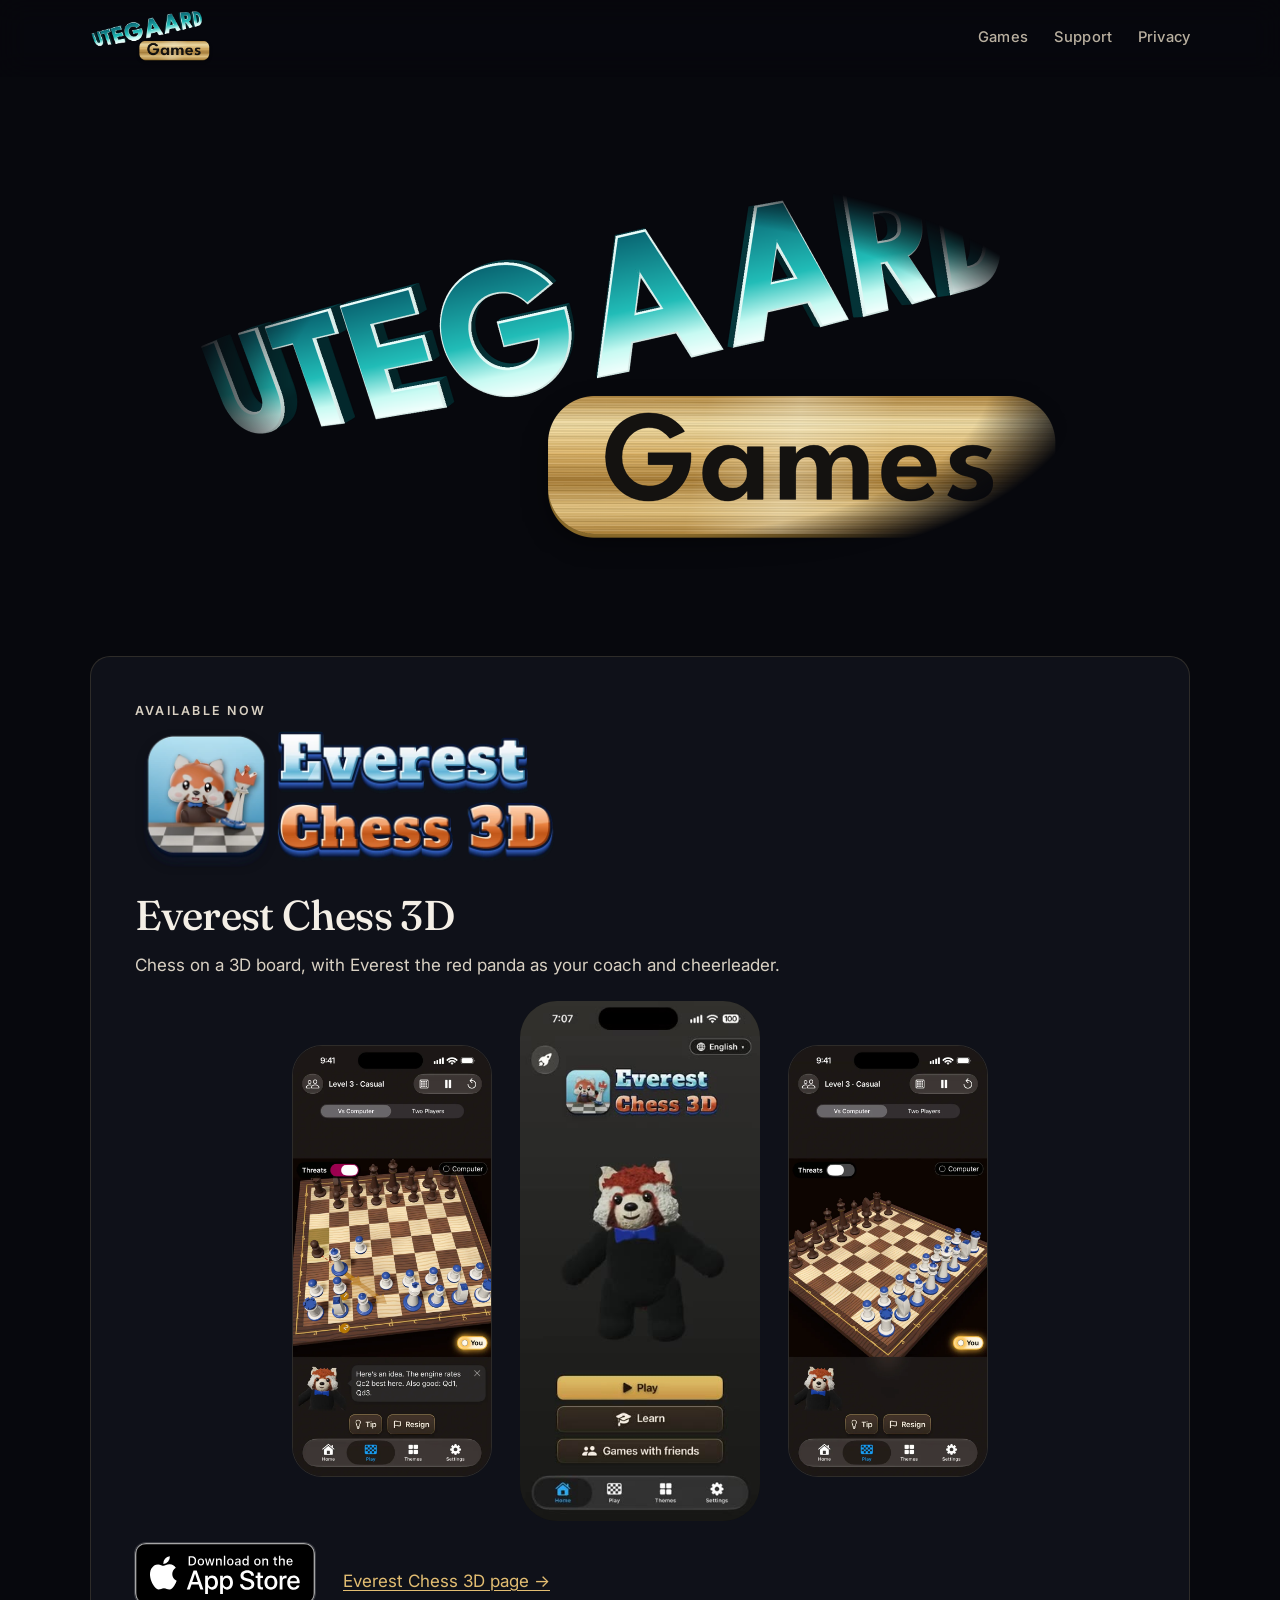
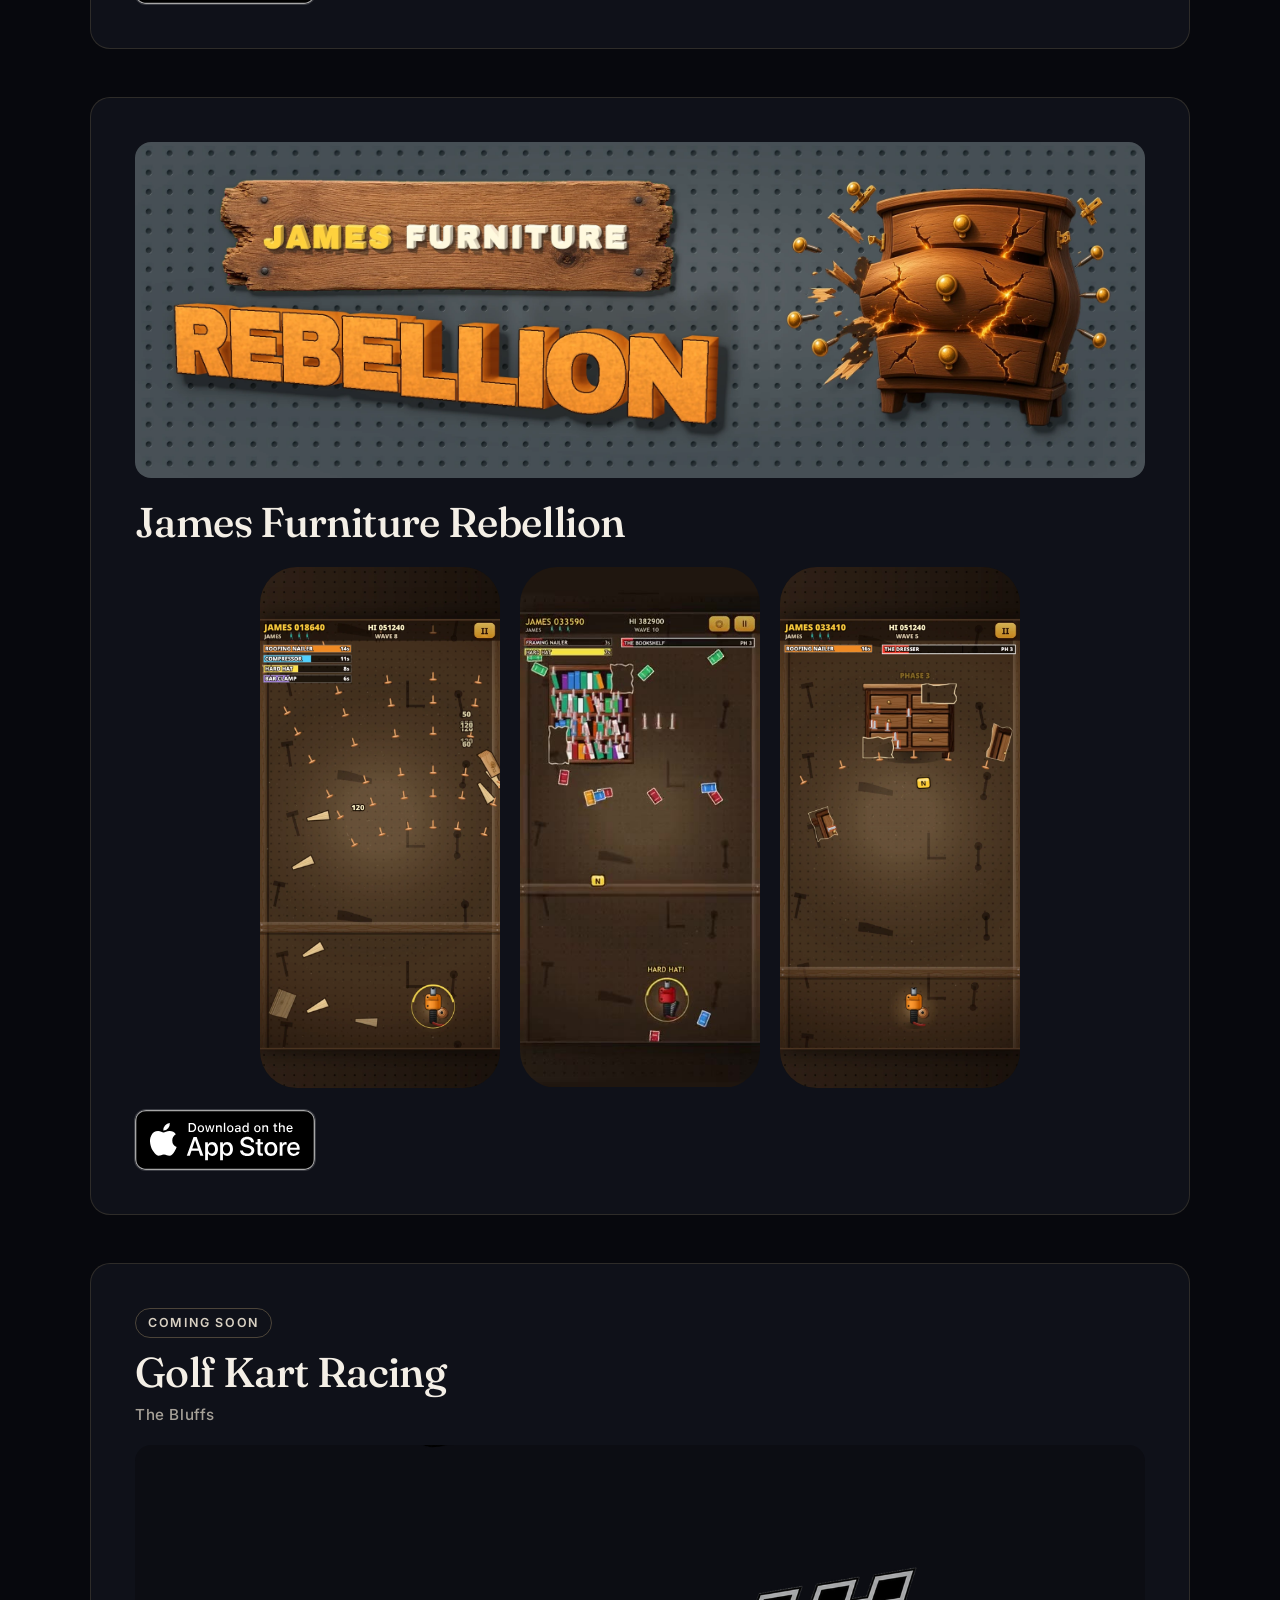
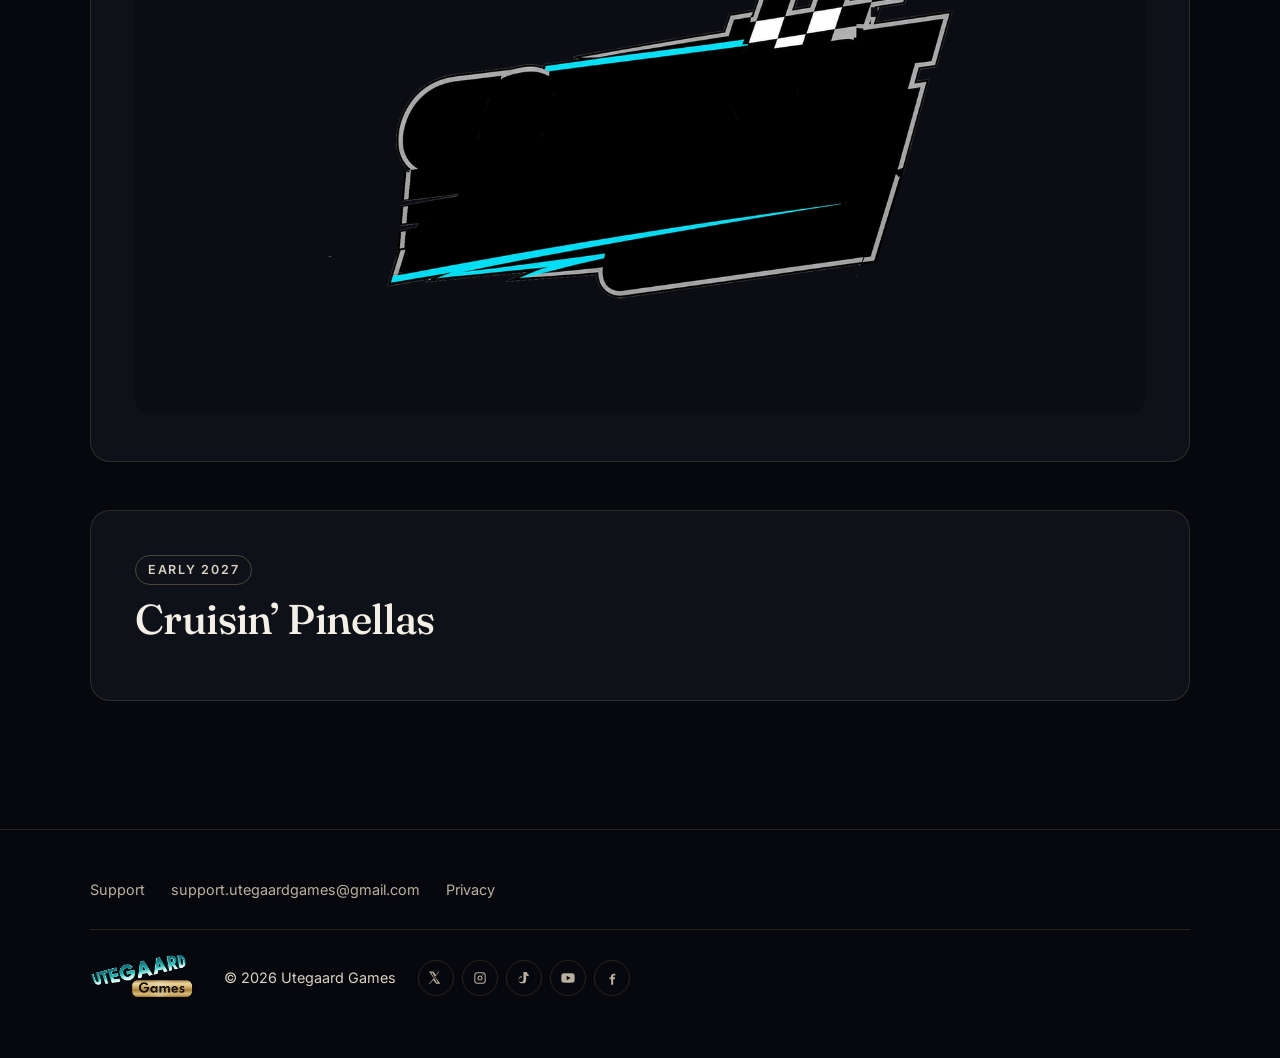
<file: index.html>
<!doctype html>
<html lang="en">
<head>
<meta charset="utf-8">
<meta name="viewport" content="width=device-width, initial-scale=1, viewport-fit=cover">
<title>Utegaard Games</title>
<meta name="description" content="Games from Utegaard Games, including Everest Chess 3D for iPhone and iPad.">
<meta name="theme-color" content="#07080d">
<meta property="og:type" content="website">
<meta property="og:site_name" content="Utegaard Games">
<meta property="og:title" content="Utegaard Games">
<meta property="og:description" content="Games from Utegaard Games, including Everest Chess 3D for iPhone and iPad.">
<meta property="og:image" content="assets/images/og-image.jpg">
<meta property="og:image:width" content="1200">
<meta property="og:image:height" content="630">
<meta property="og:image:alt" content="Utegaard Games">
<meta name="twitter:card" content="summary_large_image">
<meta name="twitter:title" content="Utegaard Games">
<meta name="twitter:description" content="Games from Utegaard Games, including Everest Chess 3D for iPhone and iPad.">
<meta name="twitter:image" content="assets/images/og-image.jpg">
<link rel="icon" href="assets/icons/utegaard-favicon.ico" sizes="any">
<link rel="icon" type="image/png" sizes="32x32" href="assets/icons/utegaard-favicon-32.png">
<link rel="icon" type="image/png" sizes="192x192" href="assets/icons/utegaard-icon-192.png">
<link rel="apple-touch-icon" href="assets/icons/utegaard-apple-touch-icon.png">
<link rel="preload" href="assets/fonts/fraunces-var.woff2" as="font" type="font/woff2" crossorigin>
<link rel="preload" href="assets/fonts/inter-var.woff2" as="font" type="font/woff2" crossorigin>
<link rel="stylesheet" href="css/styles.css">
<script>document.documentElement.classList.add("js")</script>
</head>
<body>
<a class="skip" href="#main">Skip to content</a>

<header class="site-header" id="top">
  <div class="wrap header-inner">
    <a class="brand brand--logo" href="index.html">
      <picture>
        <source srcset="assets/logos/utegaard-games-logo-header.webp" type="image/webp">
        <img src="assets/logos/utegaard-games-logo-header.png" width="400" height="181" alt="Utegaard Games">
      </picture>
    </a>
    <nav class="nav" aria-label="Primary">
      <a href="#games">Games</a>
      <a href="support.html">Support</a>
      <a href="privacy.html">Privacy</a>
    </nav>
  </div>
</header>

<main id="main">

  <section class="studio-hero" aria-label="Utegaard Games">
    <div class="wrap">
      <video class="studio-hero-logo" src="assets/animations/utegaard_intro_D.mp4" autoplay muted playsinline preload="auto" poster="assets/logos/utegaard-games-logo.png" aria-label="Utegaard Games">
        <picture class="studio-hero-logo">
          <source srcset="assets/logos/utegaard-games-logo.webp" type="image/webp">
          <img src="assets/logos/utegaard-games-logo.png" width="1800" height="814" alt="Utegaard Games">
        </picture>
      </video>
    </div>
  </section>

  <section class="games" id="games" aria-label="Games">
    <div class="wrap">

      <article class="game game--everest reveal" id="everest-chess-3d" aria-labelledby="everest-title">
        <p class="kicker game-kicker">Available now</p>
        <div class="game-logo">
          <picture>
            <source srcset="assets/logos/everest-chess-3d-logo.webp" type="image/webp">
            <img src="assets/logos/everest-chess-3d-logo.png" width="864" height="300" alt="Everest Chess 3D">
          </picture>
        </div>
        <h2 id="everest-title">Everest Chess 3D</h2>
        <p>Chess on a 3D board, with Everest the red panda as your coach and cheerleader.</p>
        <div class="game-media">
          <picture class="game-shot">
            <source srcset="assets/images/screens/iphone-01-tip-3d-board.webp" type="image/webp">
            <img src="assets/images/screens/iphone-01-tip-3d-board.jpg" width="720" height="1564" alt="Everest Chess 3D: a 3D chess board with a coaching tip from Everest" loading="lazy">
          </picture>
          <video class="game-preview" autoplay muted loop playsinline preload="metadata" poster="assets/animations/everest-app-preview-poster.jpg" width="332" height="720" aria-label="Everest Chess 3D gameplay preview">
            <source src="assets/animations/everest-app-preview.mp4" type="video/mp4">
            <picture>
              <source srcset="assets/images/screens/iphone-02-home.webp" type="image/webp">
              <img src="assets/images/screens/iphone-02-home.jpg" width="720" height="1564" alt="Home screen with Everest the red panda and Play, Learn, and Games with friends buttons" loading="lazy">
            </picture>
          </video>
          <picture class="game-shot">
            <source srcset="assets/images/screens/iphone-06-wood-board.webp" type="image/webp">
            <img src="assets/images/screens/iphone-06-wood-board.jpg" width="720" height="1564" alt="Everest Chess 3D: the wooden board theme" loading="lazy">
          </picture>
        </div>
        <div class="game-cta">
          <a class="badge-link" href="https://apps.apple.com/us/app/everest-chess-3d/id6826328092" rel="noopener">
            <img src="assets/images/app-store-badge-black-us.svg" width="180" height="60" alt="Download on the App Store">
          </a>
          <p class="game-more"><a href="everest-chess-3d.html">Everest Chess 3D page&nbsp;&rarr;</a></p>
        </div>
      </article>

      <article class="game game--furniture reveal" id="furniture-rebellion" aria-labelledby="furniture-title">
        <div class="game-art">
          <picture>
            <source srcset="assets/images/furniture-rebellion-header.webp" type="image/webp">
            <img src="assets/images/furniture-rebellion-header.jpg" width="2400" height="800" alt="James Furniture Rebellion: a wood sign reading James Furniture, orange Rebellion lettering, and a cracked dresser bursting apart on a gray-blue pegboard" loading="lazy">
          </picture>
        </div>
        <h2 id="furniture-title">James Furniture Rebellion</h2>
        <div class="game-media">
          <picture class="game-shot">
            <source srcset="assets/images/screens/jfr-upgrades.webp" type="image/webp">
            <img src="assets/images/screens/jfr-upgrades.jpg" width="720" height="1560" alt="James Furniture Rebellion: James fires a roofing nailer into a storm of nails at wave 8 with roofing nailer, compressor, hard hat and bar clamp power-ups running" loading="lazy">
          </picture>
          <video class="game-preview" autoplay muted loop playsinline preload="metadata" poster="assets/animations/jfr-app-preview-poster.jpg" width="332" height="720" aria-label="James Furniture Rebellion gameplay preview">
            <source src="assets/animations/jfr-app-preview.mp4" type="video/mp4">
          </video>
          <picture class="game-shot">
            <source srcset="assets/images/screens/jfr-dresser-breaks.webp" type="image/webp">
            <img src="assets/images/screens/jfr-dresser-breaks.jpg" width="720" height="1560" alt="James Furniture Rebellion: a dresser bursts into flying drawers and boards while James fires a nail gun in phase two" loading="lazy">
          </picture>
        </div>
        <div class="game-cta">
          <a class="badge-link" href="https://apps.apple.com/us/app/james-furniture-rebellion/id6833566942" rel="noopener">
            <img src="assets/images/app-store-badge-black-us.svg" width="180" height="60" alt="Download on the App Store">
          </a>
        </div>
      </article>

      <article class="game game--bluffs game--text reveal" id="golf-kart-racer" aria-labelledby="golf-title">
        <p class="game-status">Coming soon</p>
        <h2 id="golf-title">Golf Kart Racing</h2>
        <p class="game-subtitle">The Bluffs</p>
        <div class="gkart-intro-frame">
          <canvas class="gkart-intro" id="gkartIntro" role="img" aria-label="Golf Kart Racing animated logo"></canvas>
        </div>
        <!-- The Bluffs logo layer ships inside assets/animations/gkart-intro/ (copied from golf-kart-racer t3-finish public/gkart-intro). -->
      </article>

      <article class="game game--pinellas game--text reveal" id="pinellas-cruisin" aria-labelledby="pinellas-title">
        <p class="game-status">Early 2027</p>
        <h2 id="pinellas-title">Cruisin&rsquo; Pinellas</h2>
      </article>

    </div>
  </section>

</main>

<footer class="site-footer">
  <div class="wrap footer-inner">
    <nav class="footer-nav" aria-label="Footer">
      <a href="support.html">Support</a>
      <a href="mailto:support.utegaardgames@gmail.com">support.utegaardgames@gmail.com</a>
      <a href="privacy.html">Privacy</a>
    </nav>
    <div class="footer-legal">
      <a class="footer-logo" href="index.html">
      <picture>
        <source srcset="assets/logos/utegaard-games-logo-header.webp" type="image/webp">
        <img src="assets/logos/utegaard-games-logo-header.png" width="400" height="181" alt="Utegaard Games">
      </picture>
      </a>
      <div class="footer-legal-text">
        <p class="legal-line">&copy; 2026 Utegaard Games</p>
        <nav class="social" aria-label="Utegaard Games on social media">
          <!-- TODO: replace href="#" with the official Utegaard Games X URL once the brand page exists. Do not use a personal handle. -->
          <a href="#" aria-label="Utegaard Games on X"><svg viewBox="0 0 24 24" aria-hidden="true"><path fill="currentColor" d="M14.23 2.25h3.09l-6.76 7.72 7.95 10.78h-6.23l-4.41-5.82-5.05 5.82H1.5l7.22-8.27-7.22-10.23h6.39l3.98 5.26 4.36-5.26zm-1.09 16.36h1.71L6.62 3.99H4.79l8.35 14.62z"/></svg></a>
          <!-- TODO: replace href="#" with the official Utegaard Games Instagram URL once the brand page exists. Do not use a personal handle. -->
          <a href="#" aria-label="Utegaard Games on Instagram"><svg viewBox="0 0 24 24" aria-hidden="true"><path fill="currentColor" d="M8 3.5h8A4.5 4.5 0 0 1 20.5 8v8A4.5 4.5 0 0 1 16 20.5H8A4.5 4.5 0 0 1 3.5 16V8A4.5 4.5 0 0 1 8 3.5zm0 1.5A3 3 0 0 0 5 8v8a3 3 0 0 0 3 3h8a3 3 0 0 0 3-3V8a3 3 0 0 0-3-3H8zm8.25 1.35a.9.9 0 1 1 0 1.8.9.9 0 0 1 0-1.8zM12 8.25A3.75 3.75 0 1 1 12 15.75 3.75 3.75 0 0 1 12 8.25zm0 1.5a2.25 2.25 0 1 0 0 4.5 2.25 2.25 0 0 0 0-4.5z"/></svg></a>
          <!-- TODO: replace href="#" with the official Utegaard Games TikTok URL once the brand page exists. Do not use a personal handle. -->
          <a href="#" aria-label="Utegaard Games on TikTok"><svg viewBox="0 0 24 24" aria-hidden="true"><path fill="currentColor" d="M14.2 3h2.05c.2 1.74 1.2 3.28 2.85 4.05V9.3a7.1 7.1 0 0 1-3.9-1.16v6.31A5.55 5.55 0 1 1 8.5 9.05v2.18a3.42 3.42 0 1 0 2.68 3.34V3h3.02z"/></svg></a>
          <!-- TODO: replace href="#" with the official Utegaard Games YouTube URL once the brand page exists. Do not use a personal handle. -->
          <a href="#" aria-label="Utegaard Games on YouTube"><svg viewBox="0 0 24 24" aria-hidden="true"><path fill="currentColor" d="M21.6 7.2a2.7 2.7 0 0 0-1.9-1.9C18.1 5 12 5 12 5s-6.1 0-7.7.3a2.7 2.7 0 0 0-1.9 1.9C2 8.8 2 12 2 12s0 3.2.3 4.8a2.7 2.7 0 0 0 1.9 1.9C5.9 19 12 19 12 19s6.1 0 7.7-.3a2.7 2.7 0 0 0 1.9-1.9C22 15.2 22 12 22 12s0-3.2-.4-4.8zM10 15.5v-7l6 3.5-6 3.5z"/></svg></a>
          <!-- TODO: replace href="#" with the official Utegaard Games Facebook URL once the brand page exists. Do not use a personal handle. -->
          <a href="#" aria-label="Utegaard Games on Facebook"><svg viewBox="0 0 24 24" aria-hidden="true"><path fill="currentColor" d="M14.8 8.25h2.2V5.5h-2.2c-2.5 0-4.3 1.6-4.3 4.2V11H8.5v2.8h2.2V22h3.05v-8.2h2.45l.45-2.8h-2.9V9.85c0-.85.25-1.6 1.05-1.6z"/></svg></a>
        </nav>
      </div>
    </div>
  </div>
</footer>

<script src="js/main.js" defer></script>
<script type="module">
/* Golf Kart Racer tile: the game's own start-screen intro (GKartIntro from golf-kart-racer t3-finish public/gkart-intro).
   Plays once, muted, when the tile scrolls into view, then holds on its final frame. Reduced motion shows the final frame. */
import GKartIntro from "./assets/animations/gkart-intro/player/intro.js";
const cv = document.getElementById("gkartIntro");
if (cv) {
  const intro = new GKartIntro({ canvas: cv, basePath: "assets/animations/gkart-intro/", idleLoop: false });
  intro.load().then(() => {
    if (window.matchMedia("(prefers-reduced-motion: reduce)").matches) { intro.seek(intro.duration); return; }
    const io = new IntersectionObserver((es) => { if (es.some((e) => e.isIntersecting)) { io.disconnect(); intro.play(); } }, { threshold: 0.4 });
    io.observe(cv);
  }).catch(() => { cv.closest(".gkart-intro-frame").hidden = true; });
}
</script>
</body>
</html>
</file>
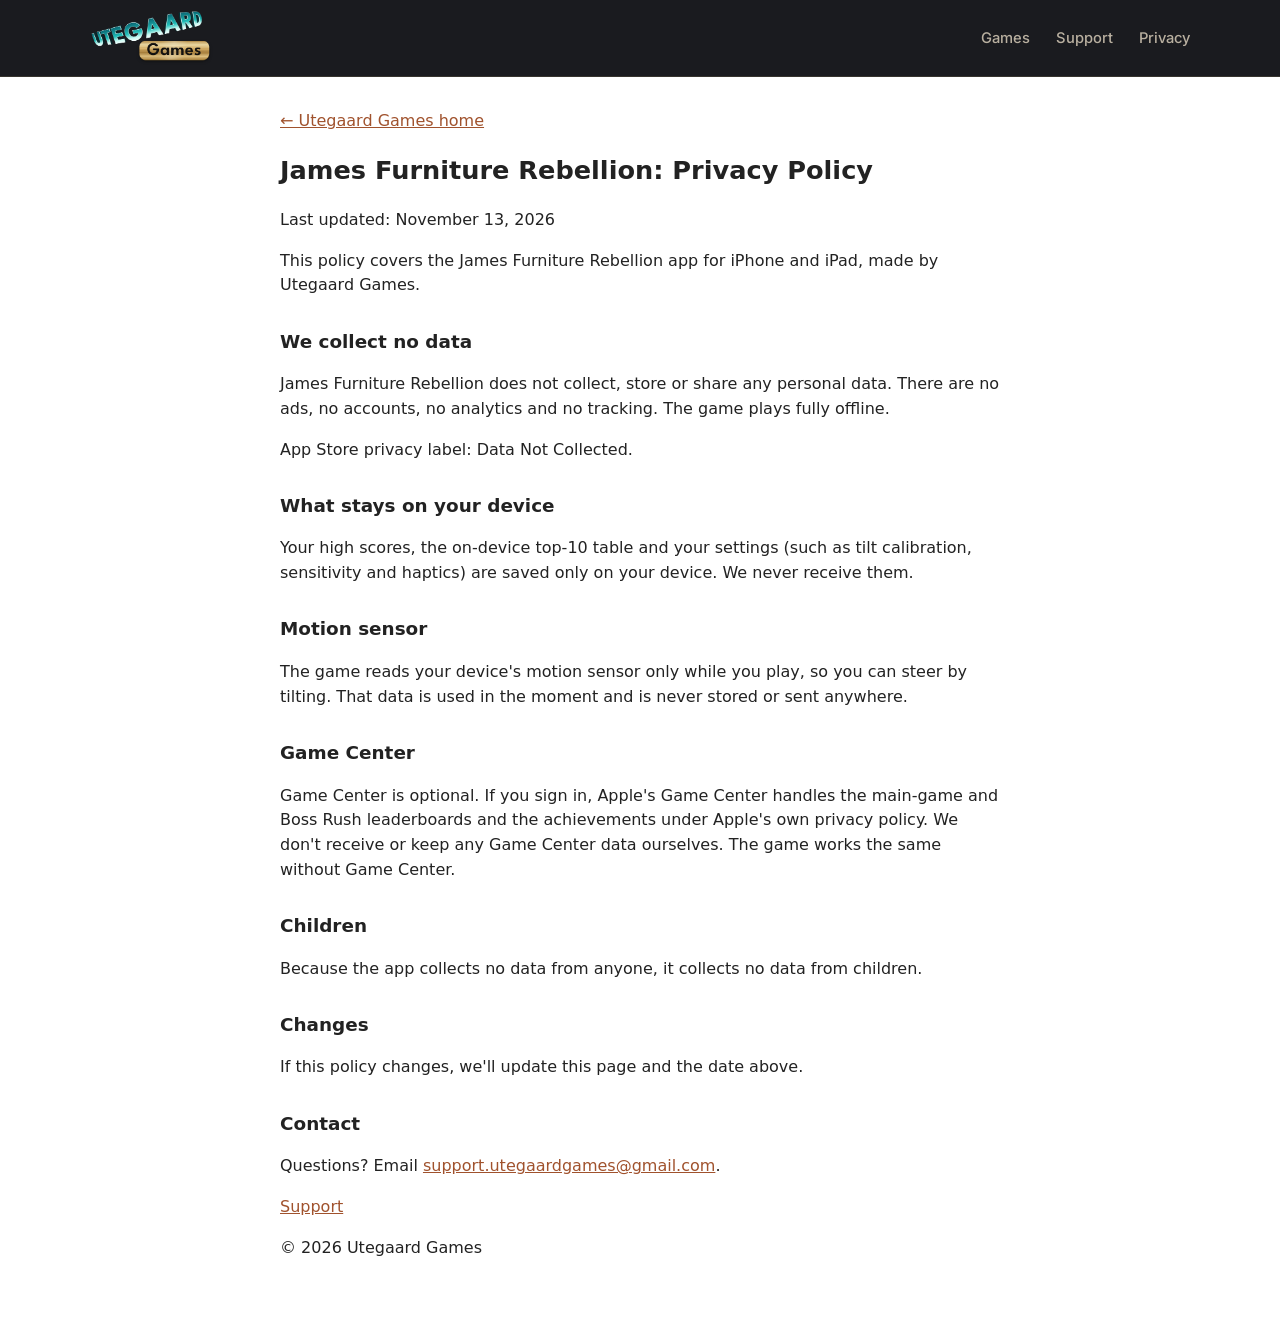
<file: jfr/privacy/index.html>
<!doctype html>
<html lang="en"><head><meta charset="utf-8"><meta name="viewport" content="width=device-width,initial-scale=1">
<title>James Furniture Rebellion: Privacy Policy | Utegaard Games</title>
<style>body{margin:0;font-family:-apple-system,system-ui,sans-serif;line-height:1.55;color:#222;background:#fff}main{max-width:720px;margin:0 auto;padding:32px 20px 48px}h1{font-size:1.6em}h2{font-size:1.15em;margin-top:1.6em}a{color:#a0522d}</style><link rel="stylesheet" href="/css/chrome.css">
</head>
<body>
<a class="skip" href="#top">Skip to content</a>
<header class="site-header">
  <div class="wrap header-inner">
    <a class="brand brand--logo" href="/">
      <picture>
        <source srcset="/assets/logos/utegaard-games-logo-header.webp" type="image/webp">
        <img src="/assets/logos/utegaard-games-logo-header.png" width="400" height="181" alt="Utegaard Games">
      </picture>
    </a>
    <nav class="nav" aria-label="Primary">
      <a href="/#games">Games</a>
      <a href="/jfr/support/">Support</a>
      <a href="/jfr/privacy/">Privacy</a>
    </nav>
  </div>
</header>
<main id="top">
<nav><a href="/">&larr; Utegaard Games home</a></nav>
<h1>James Furniture Rebellion: Privacy Policy</h1>
<p>Last updated: November 13, 2026</p>
<p>This policy covers the James Furniture Rebellion app for iPhone and iPad, made by Utegaard Games.</p>
<h2>We collect no data</h2>
<p>James Furniture Rebellion does not collect, store or share any personal data. There are no ads, no accounts, no analytics and no tracking. The game plays fully offline.</p>
<p>App Store privacy label: Data Not Collected.</p>
<h2>What stays on your device</h2>
<p>Your high scores, the on-device top-10 table and your settings (such as tilt calibration, sensitivity and haptics) are saved only on your device. We never receive them.</p>
<h2>Motion sensor</h2>
<p>The game reads your device's motion sensor only while you play, so you can steer by tilting. That data is used in the moment and is never stored or sent anywhere.</p>
<h2>Game Center</h2>
<p>Game Center is optional. If you sign in, Apple's Game Center handles the main-game and Boss Rush leaderboards and the achievements under Apple's own privacy policy. We don't receive or keep any Game Center data ourselves. The game works the same without Game Center.</p>
<h2>Children</h2>
<p>Because the app collects no data from anyone, it collects no data from children.</p>
<h2>Changes</h2>
<p>If this policy changes, we'll update this page and the date above.</p>
<h2>Contact</h2>
<p>Questions? Email <a href="mailto:support.utegaardgames@gmail.com">support.utegaardgames@gmail.com</a>.</p>
<p><a href="/jfr/support/">Support</a></p>
<footer><p>© 2026 Utegaard Games</p></footer>
</main>
</body></html>
</file>
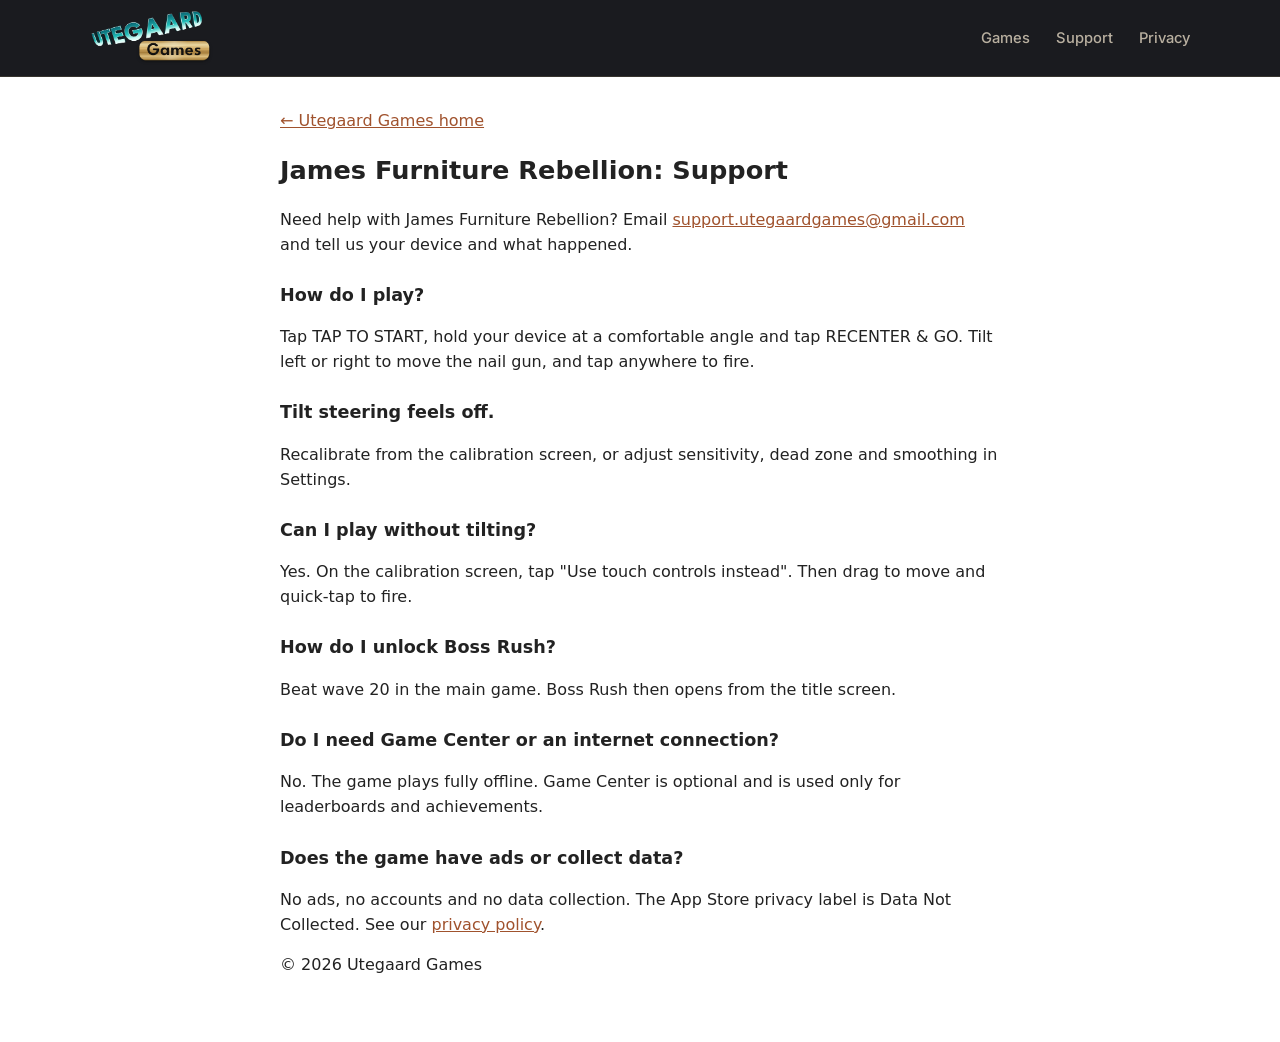
<file: jfr/support/index.html>
<!doctype html>
<html lang="en"><head><meta charset="utf-8"><meta name="viewport" content="width=device-width,initial-scale=1">
<title>James Furniture Rebellion: Support | Utegaard Games</title>
<style>body{margin:0;font-family:-apple-system,system-ui,sans-serif;line-height:1.55;color:#222;background:#fff}main{max-width:720px;margin:0 auto;padding:32px 20px 48px}h1{font-size:1.6em}h2{font-size:1.1em;margin-top:1.4em}a{color:#a0522d}</style><link rel="stylesheet" href="/css/chrome.css">
</head>
<body>
<a class="skip" href="#top">Skip to content</a>
<header class="site-header">
  <div class="wrap header-inner">
    <a class="brand brand--logo" href="/">
      <picture>
        <source srcset="/assets/logos/utegaard-games-logo-header.webp" type="image/webp">
        <img src="/assets/logos/utegaard-games-logo-header.png" width="400" height="181" alt="Utegaard Games">
      </picture>
    </a>
    <nav class="nav" aria-label="Primary">
      <a href="/#games">Games</a>
      <a href="/jfr/support/">Support</a>
      <a href="/jfr/privacy/">Privacy</a>
    </nav>
  </div>
</header>
<main id="top">
<nav><a href="/">&larr; Utegaard Games home</a></nav>
<h1>James Furniture Rebellion: Support</h1>
<p>Need help with James Furniture Rebellion? Email <a href="mailto:support.utegaardgames@gmail.com">support.utegaardgames@gmail.com</a> and tell us your device and what happened.</p>
<h2>How do I play?</h2>
<p>Tap TAP TO START, hold your device at a comfortable angle and tap RECENTER &amp; GO. Tilt left or right to move the nail gun, and tap anywhere to fire.</p>
<h2>Tilt steering feels off.</h2>
<p>Recalibrate from the calibration screen, or adjust sensitivity, dead zone and smoothing in Settings.</p>
<h2>Can I play without tilting?</h2>
<p>Yes. On the calibration screen, tap "Use touch controls instead". Then drag to move and quick-tap to fire.</p>
<h2>How do I unlock Boss Rush?</h2>
<p>Beat wave 20 in the main game. Boss Rush then opens from the title screen.</p>
<h2>Do I need Game Center or an internet connection?</h2>
<p>No. The game plays fully offline. Game Center is optional and is used only for leaderboards and achievements.</p>
<h2>Does the game have ads or collect data?</h2>
<p>No ads, no accounts and no data collection. The App Store privacy label is Data Not Collected. See our <a href="/jfr/privacy/">privacy policy</a>.</p>
<footer><p>© 2026 Utegaard Games</p></footer>
</main>
</body></html>
</file>
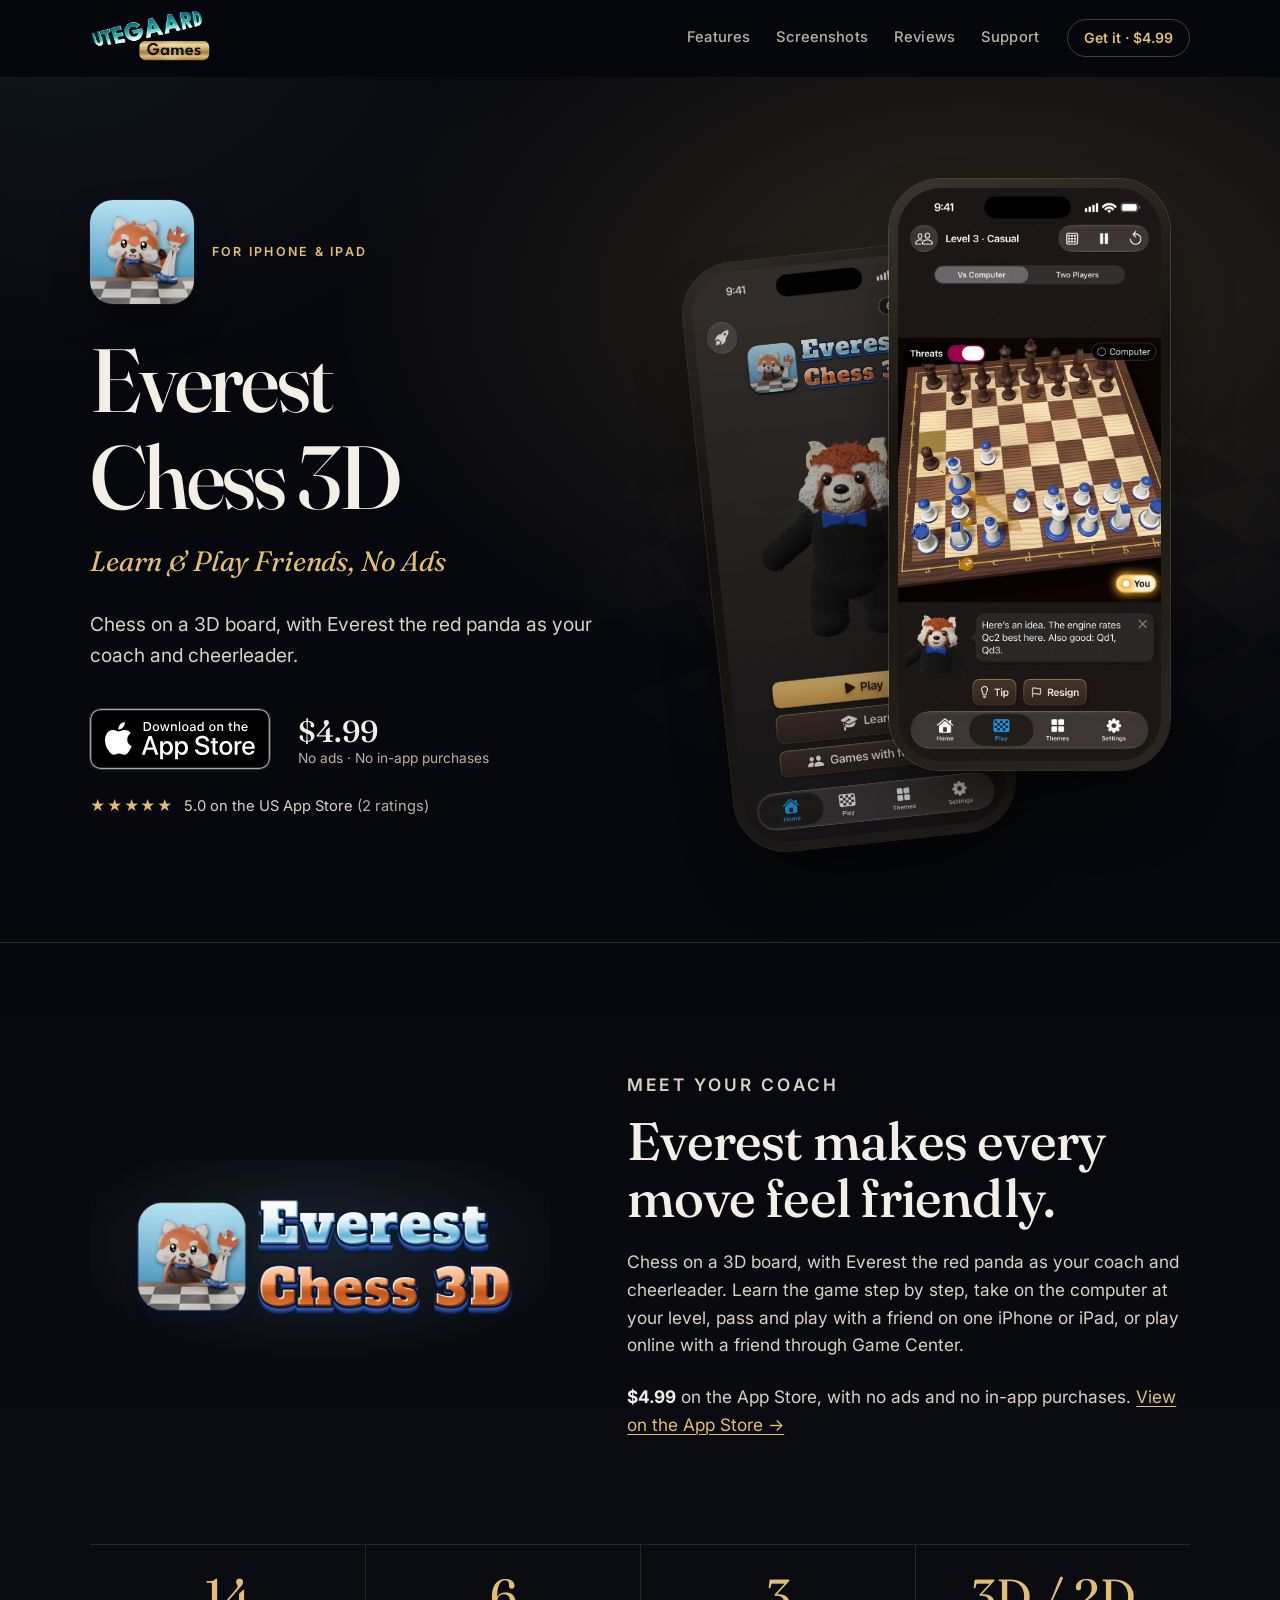
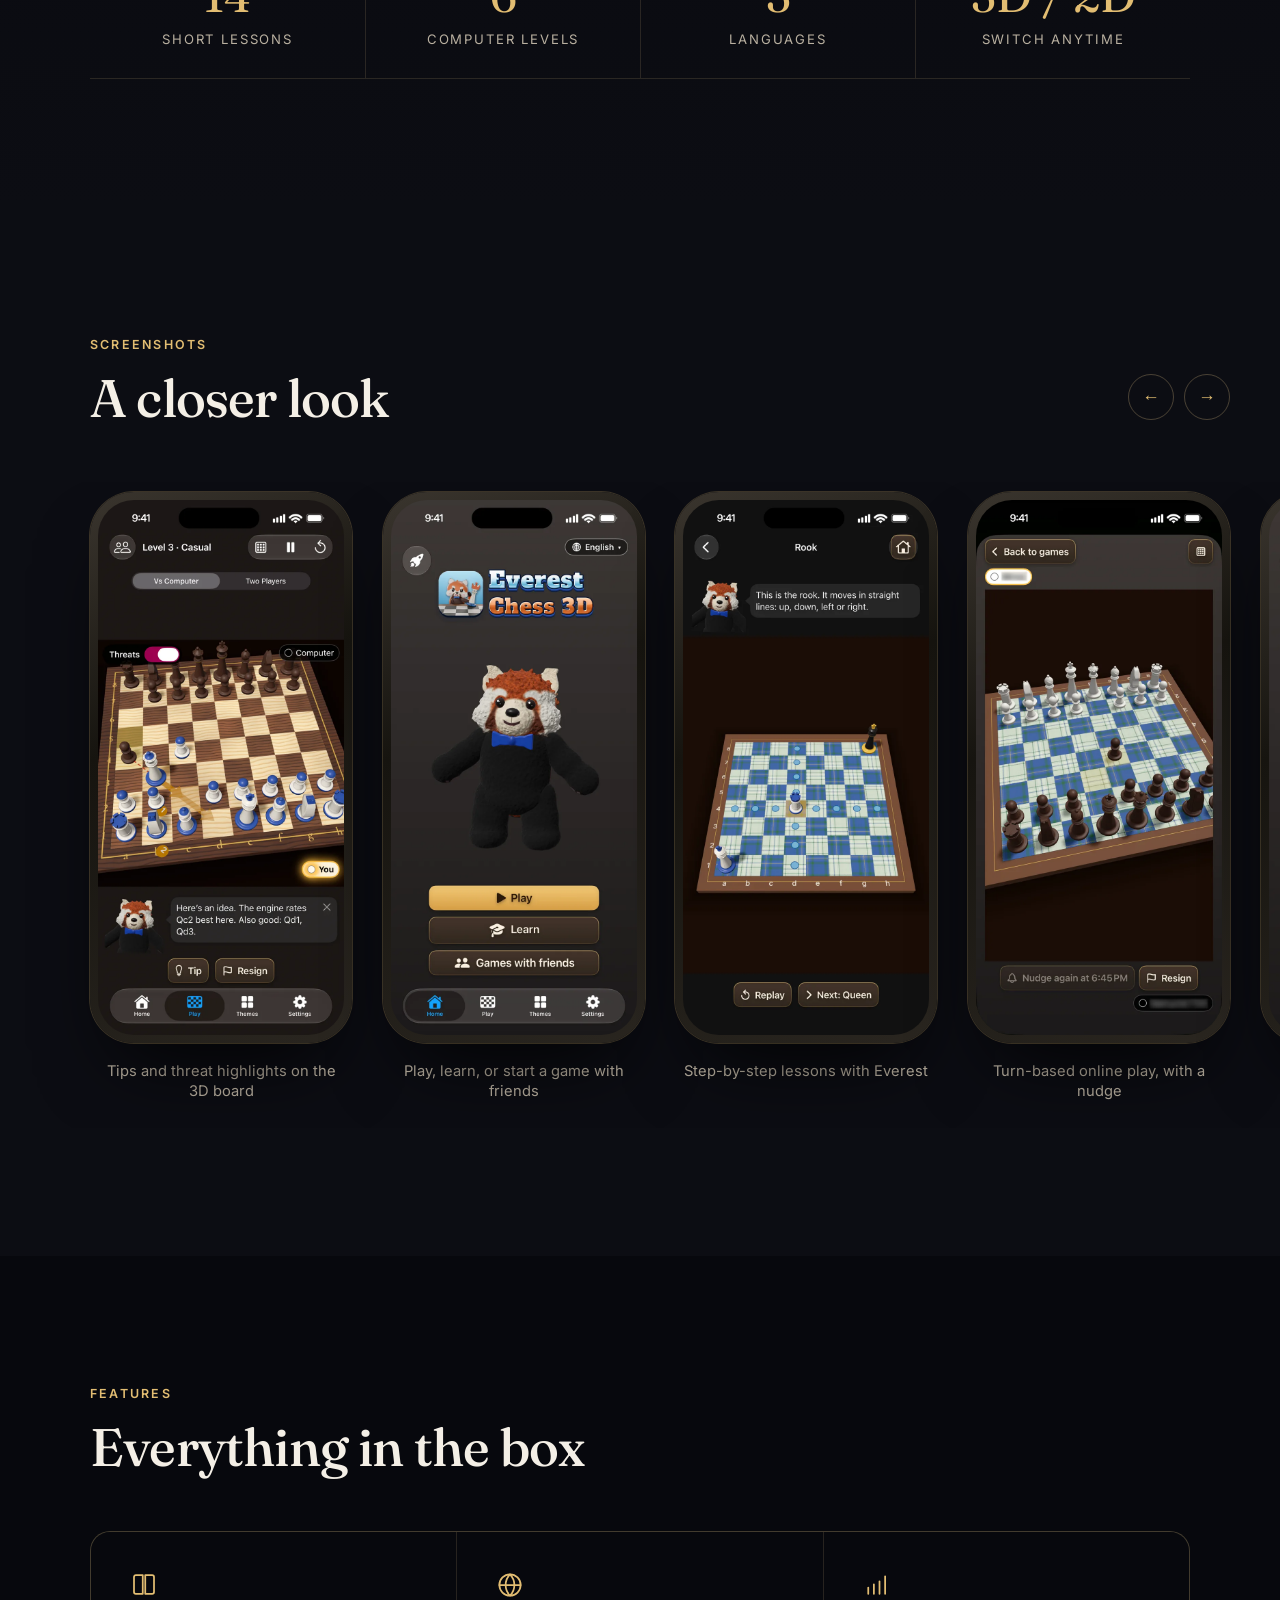
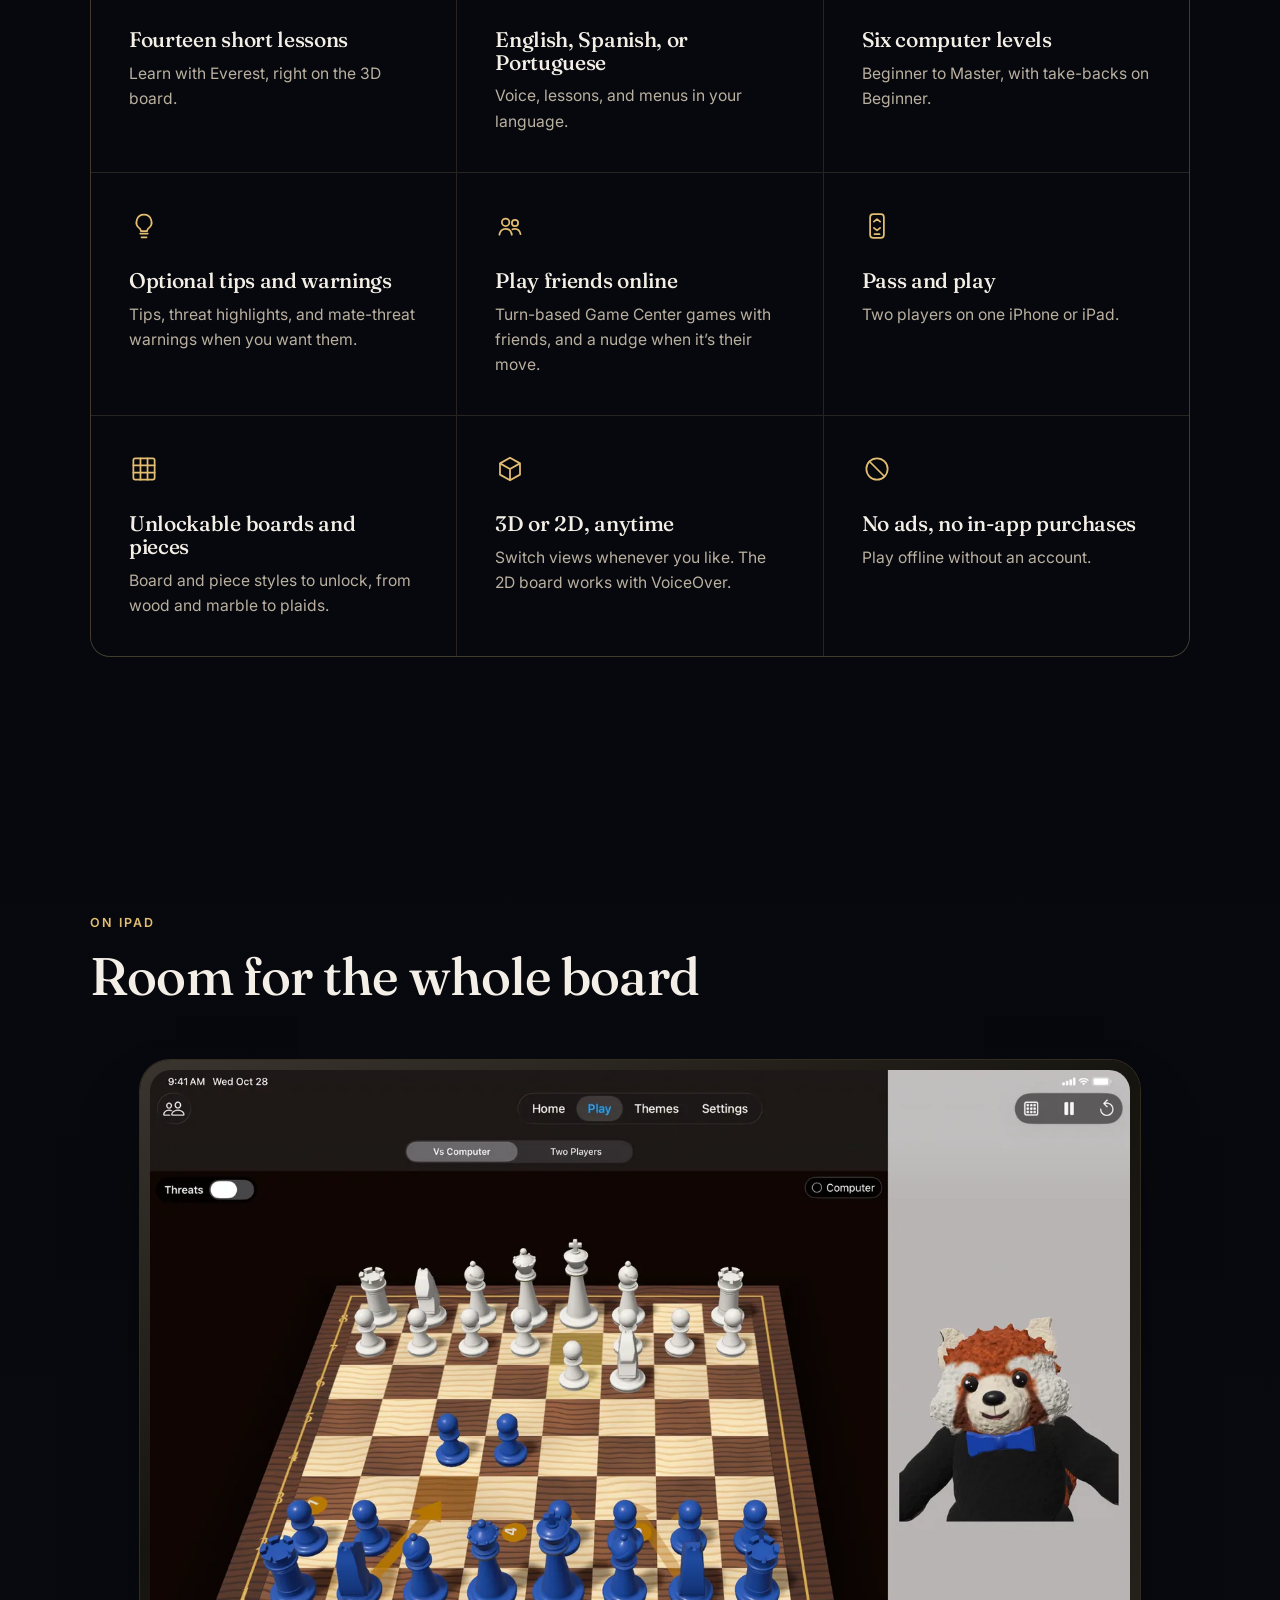
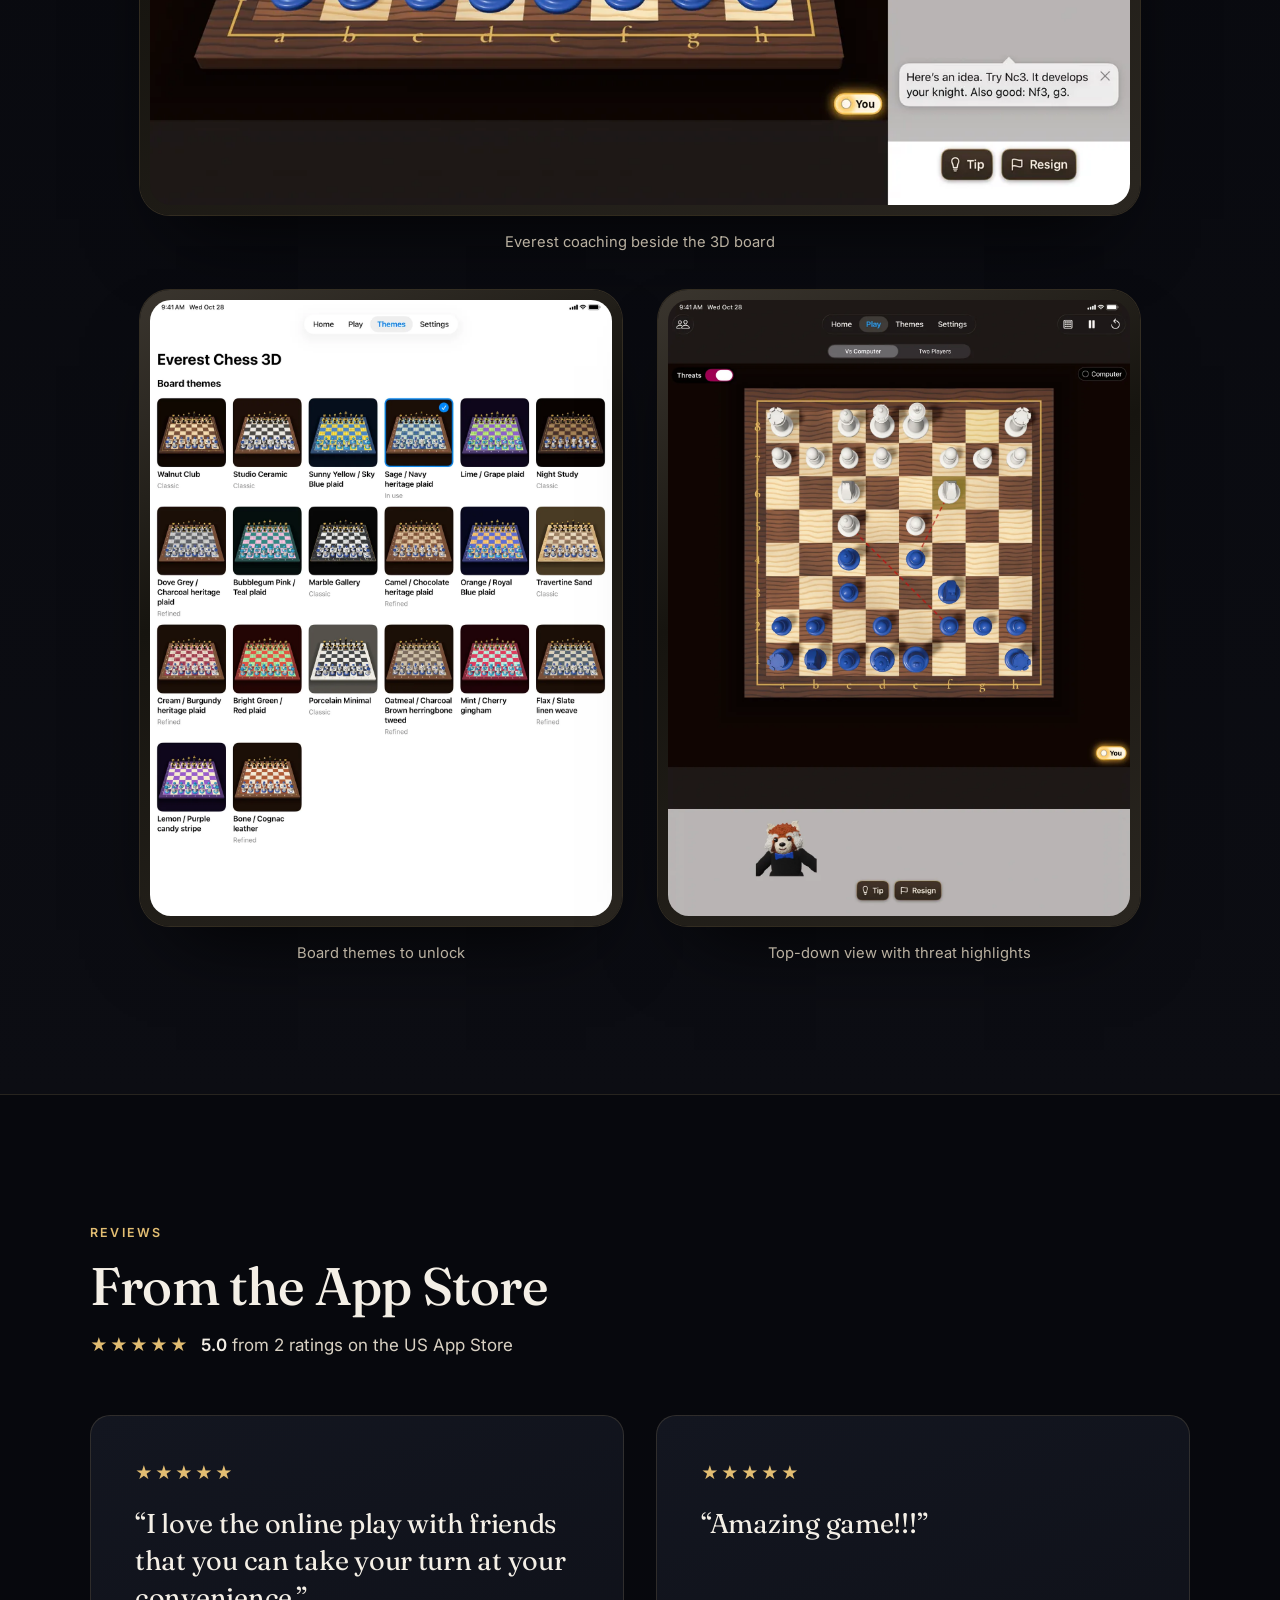
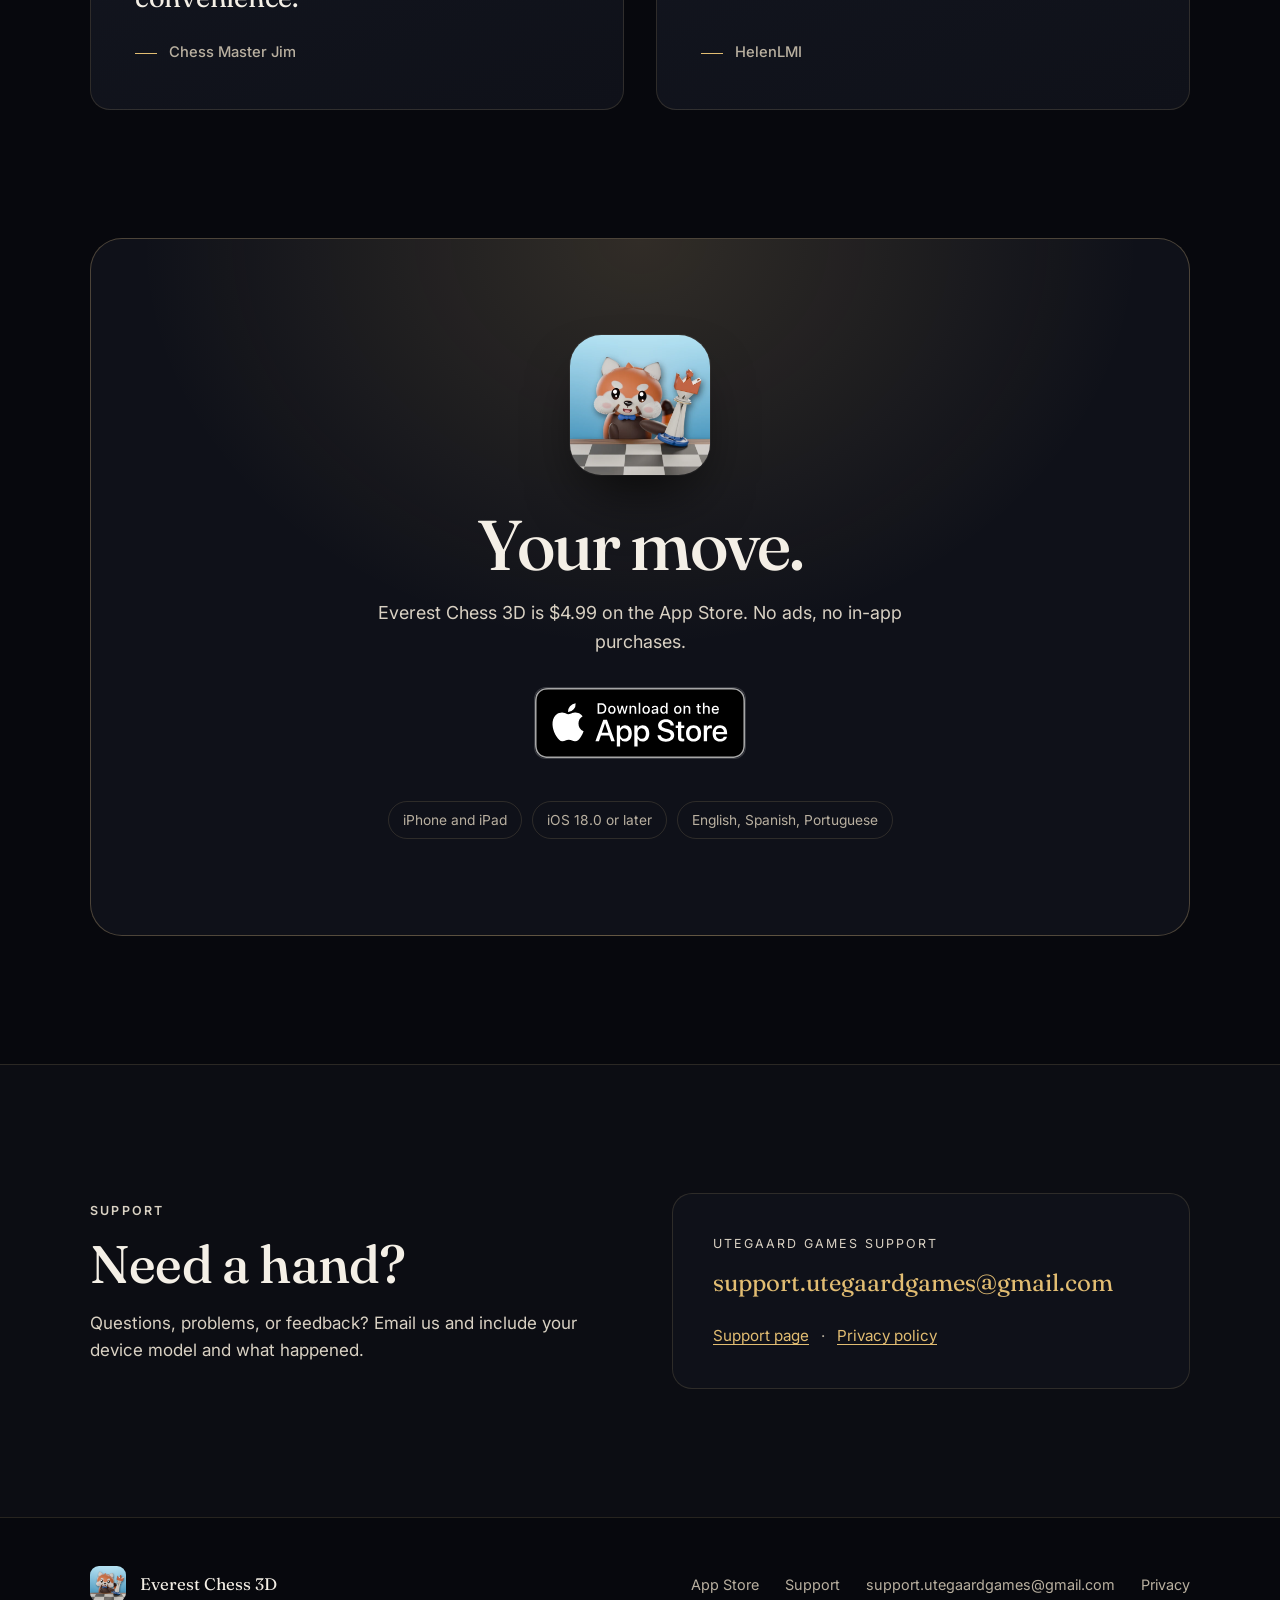
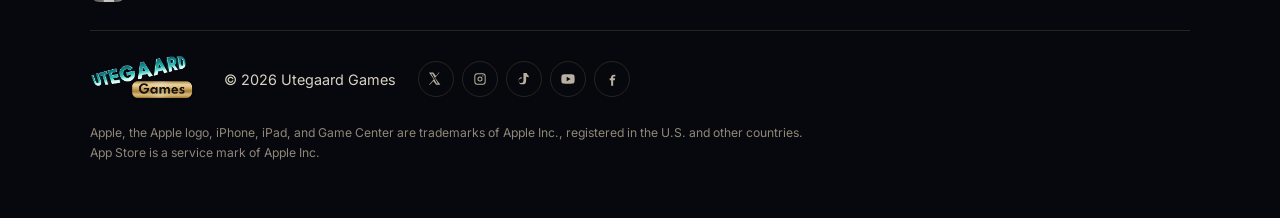
<file: everest-chess-3d.html>
<!doctype html>
<html lang="en">
<head>
<meta charset="utf-8">
<meta name="viewport" content="width=device-width, initial-scale=1, viewport-fit=cover">
<title>Everest Chess 3D: Learn &amp; Play Friends, No Ads | iPhone &amp; iPad</title>
<meta name="description" content="Everest Chess 3D for iPhone and iPad: chess on a 3D board with Everest the red panda as your coach. Fourteen lessons, six computer levels, pass and play, and Game Center play with friends. $4.99, no ads, no in-app purchases.">
<meta name="theme-color" content="#07080d">
<meta name="apple-itunes-app" content="app-id=6826328092">
<meta property="og:type" content="website">
<meta property="og:site_name" content="Everest Chess 3D">
<meta property="og:title" content="Everest Chess 3D: Learn &amp; Play Friends, No Ads">
<meta property="og:description" content="Chess on a 3D board, with Everest the red panda as your coach and cheerleader. For iPhone and iPad. $4.99 on the App Store.">
<meta property="og:image" content="assets/images/og-everest-chess-3d.jpg">
<meta property="og:image:width" content="1200">
<meta property="og:image:height" content="630">
<meta property="og:image:alt" content="Everest Chess 3D logo with the app icon of Everest the red panda">
<meta name="twitter:card" content="summary_large_image">
<meta name="twitter:title" content="Everest Chess 3D: Learn &amp; Play Friends, No Ads">
<meta name="twitter:description" content="Chess on a 3D board, with Everest the red panda as your coach and cheerleader. $4.99 on the App Store.">
<meta name="twitter:image" content="assets/images/og-everest-chess-3d.jpg">
<link rel="icon" href="assets/icons/favicon.ico" sizes="any">
<link rel="icon" type="image/png" sizes="32x32" href="assets/icons/favicon-32.png">
<link rel="icon" type="image/png" sizes="192x192" href="assets/icons/icon-192.png">
<link rel="apple-touch-icon" href="assets/icons/apple-touch-icon.png">
<link rel="preload" href="assets/fonts/fraunces-var.woff2" as="font" type="font/woff2" crossorigin>
<link rel="preload" href="assets/fonts/inter-var.woff2" as="font" type="font/woff2" crossorigin>
<link rel="stylesheet" href="css/styles.css">
<script>document.documentElement.classList.add("js")</script>
<script type="application/ld+json">
{
  "@context": "https://schema.org",
  "@type": "SoftwareApplication",
  "name": "Everest Chess 3D",
  "operatingSystem": "iOS 18.0 or later",
  "applicationCategory": "GameApplication",
  "inLanguage": ["en", "es", "pt"],
  "author": {"@type": "Person", "name": "Elias Utegaard"},
  "offers": {"@type": "Offer", "price": "4.99", "priceCurrency": "USD", "url": "https://apps.apple.com/us/app/everest-chess-3d/id6826328092"},
  "aggregateRating": {"@type": "AggregateRating", "ratingValue": "5.0", "ratingCount": "2"}
}
</script>
</head>
<body>
<a class="skip" href="#main">Skip to content</a>

<header class="site-header" id="top">
  <div class="wrap header-inner">
    <a class="brand brand--logo" href="index.html">
      <picture>
        <source srcset="assets/logos/utegaard-games-logo-header.webp" type="image/webp">
        <img src="assets/logos/utegaard-games-logo-header.png" width="400" height="181" alt="Utegaard Games">
      </picture>
    </a>
    <nav class="nav" aria-label="Primary">
      <a href="#features">Features</a>
      <a href="#screenshots">Screenshots</a>
      <a href="#reviews">Reviews</a>
      <a href="#support">Support</a>
    </nav>
    <a class="header-cta" href="https://apps.apple.com/us/app/everest-chess-3d/id6826328092" rel="noopener">Get it &middot; $4.99</a>
  </div>
</header>

<main id="main">

  <!-- HERO -->
  <section class="hero" aria-labelledby="hero-title">
    <div class="hero-board" aria-hidden="true"></div>
    <div class="wrap hero-grid">
      <div class="hero-copy reveal">
        <div class="hero-id">
          <img class="app-icon app-icon--lg" src="assets/images/app-icon-512.webp" width="104" height="104" alt="Everest Chess 3D app icon: Everest the red panda holding a chess king">
          <p class="eyebrow">For iPhone &amp; iPad</p>
        </div>
        <h1 id="hero-title">Everest Chess&nbsp;3D</h1>
        <p class="tagline">Learn &amp; Play Friends, No&nbsp;Ads</p>
        <p class="lede">Chess on a 3D board, with Everest the red panda as your coach and cheerleader.</p>
        <div class="cta-row">
          <a class="badge-link" href="https://apps.apple.com/us/app/everest-chess-3d/id6826328092" rel="noopener">
            <img src="assets/images/app-store-badge-black-us.svg" width="180" height="60" alt="Download on the App Store">
          </a>
          <div class="price">
            <span class="price-amount">$4.99</span>
            <span class="price-note">No ads &middot; No in-app purchases</span>
          </div>
        </div>
        <p class="hero-rating"><span class="stars" aria-hidden="true">&#9733;&#9733;&#9733;&#9733;&#9733;</span> 5.0 on the US App Store <span class="muted">(2&nbsp;ratings)</span></p>
      </div>

      <div class="hero-visual reveal" aria-label="Everest Chess 3D screenshots">
        <figure class="phone phone--back">
          <picture>
            <source srcset="assets/images/screens/iphone-02-home.webp" type="image/webp">
            <img src="assets/images/screens/iphone-02-home.jpg" width="720" height="1564" alt="Home screen with Everest the red panda and Play, Learn, and Games with friends buttons" fetchpriority="high">
          </picture>
        </figure>
        <figure class="phone phone--front">
          <picture>
            <source srcset="assets/images/screens/iphone-01-tip-3d-board.webp" type="image/webp">
            <img src="assets/images/screens/iphone-01-tip-3d-board.jpg" width="720" height="1564" alt="A game on the 3D board with threat highlights and a tip from Everest" fetchpriority="high">
          </picture>
        </figure>
      </div>
    </div>
  </section>

  <!-- ABOUT -->
  <section class="about section" aria-labelledby="about-title">
    <div class="wrap about-grid">
      <div class="about-logo reveal">
        <picture>
          <source srcset="assets/logos/everest-chess-3d-logo.webp" type="image/webp">
          <img src="assets/logos/everest-chess-3d-logo.png" width="864" height="300" alt="Everest Chess 3D logo" loading="lazy">
        </picture>
      </div>
      <div class="about-copy reveal">
        <p class="kicker">Meet your coach</p>
        <h2 id="about-title">Everest makes every move feel friendly.</h2>
        <p>Chess on a 3D board, with Everest the red panda as your coach and cheerleader. Learn the game step by step, take on the computer at your level, pass and play with a friend on one iPhone or iPad, or play online with a friend through Game&nbsp;Center.</p>
        <p class="about-buy"><strong>$4.99</strong> on the App Store, with no ads and no in-app purchases. <a href="https://apps.apple.com/us/app/everest-chess-3d/id6826328092" rel="noopener">View on the App Store&nbsp;&rarr;</a></p>
      </div>
    </div>
    <div class="wrap">
      <dl class="stats reveal">
        <div><dt>14</dt><dd>short lessons</dd></div>
        <div><dt>6</dt><dd>computer levels</dd></div>
        <div><dt>3</dt><dd>languages</dd></div>
        <div><dt>3D&nbsp;/&nbsp;2D</dt><dd>switch anytime</dd></div>
      </dl>
    </div>
  </section>

  <!-- SCREENSHOTS -->
  <section class="section shots" id="screenshots" aria-labelledby="shots-title">
    <div class="wrap section-head reveal">
      <p class="kicker">Screenshots</p>
      <h2 id="shots-title">A closer look</h2>
      <div class="gallery-controls">
        <button class="gbtn" type="button" data-dir="-1" aria-label="Previous screenshots">&larr;</button>
        <button class="gbtn" type="button" data-dir="1" aria-label="Next screenshots">&rarr;</button>
      </div>
    </div>
    <div class="gallery" tabindex="0" aria-label="iPhone screenshots, scroll sideways for more">
      <ul class="gallery-track">
        <li><figure class="phone"><picture><source srcset="assets/images/screens/iphone-01-tip-3d-board.webp" type="image/webp"><img src="assets/images/screens/iphone-01-tip-3d-board.jpg" width="720" height="1564" loading="lazy" alt="A tip from Everest during a game on the 3D board, with threat highlights on"></picture></figure><figcaption>Tips and threat highlights on the 3D board</figcaption></li>
        <li><figure class="phone"><picture><source srcset="assets/images/screens/iphone-02-home.webp" type="image/webp"><img src="assets/images/screens/iphone-02-home.jpg" width="720" height="1564" loading="lazy" alt="Home screen with Everest and the Play, Learn, and Games with friends buttons"></picture></figure><figcaption>Play, learn, or start a game with friends</figcaption></li>
        <li><figure class="phone"><picture><source srcset="assets/images/screens/iphone-03-rook-lesson.webp" type="image/webp"><img src="assets/images/screens/iphone-03-rook-lesson.jpg" width="720" height="1564" loading="lazy" alt="The rook lesson, with Everest explaining that the rook moves in straight lines"></picture></figure><figcaption>Step-by-step lessons with Everest</figcaption></li>
        <li><figure class="phone"><picture><source srcset="assets/images/screens/iphone-04-online-nudge.webp" type="image/webp"><img src="assets/images/screens/iphone-04-online-nudge.jpg" width="720" height="1564" loading="lazy" alt="An online game with a friend, with the option to nudge them later"></picture></figure><figcaption>Turn-based online play, with a nudge</figcaption></li>
        <li><figure class="phone"><picture><source srcset="assets/images/screens/iphone-05-language-menu.webp" type="image/webp"><img src="assets/images/screens/iphone-05-language-menu.jpg" width="720" height="1564" loading="lazy" alt="Language menu showing English, Español, and Português"></picture></figure><figcaption>English, Spanish, or Portuguese</figcaption></li>
        <li><figure class="phone"><picture><source srcset="assets/images/screens/iphone-06-wood-board.webp" type="image/webp"><img src="assets/images/screens/iphone-06-wood-board.jpg" width="720" height="1564" loading="lazy" alt="A game on a classic wood board in 3D"></picture></figure><figcaption>A classic wood board</figcaption></li>
        <li><figure class="phone"><picture><source srcset="assets/images/screens/iphone-07-lesson-list.webp" type="image/webp"><img src="assets/images/screens/iphone-07-lesson-list.jpg" width="720" height="1564" loading="lazy" alt="The Learn list of fourteen lessons, from Pawn to Stalemate"></picture></figure><figcaption>Fourteen lessons, Pawn to Stalemate</figcaption></li>
      </ul>
    </div>
  </section>

  <!-- FEATURES -->
  <section class="section features" id="features" aria-labelledby="features-title">
    <div class="wrap">
      <div class="section-head reveal">
        <p class="kicker">Features</p>
        <h2 id="features-title">Everything in the box</h2>
      </div>
      <ul class="feature-grid">
        <li class="feature reveal">
          <svg class="ficon" viewBox="0 0 24 24" aria-hidden="true"><path d="M4 5.5A1.5 1.5 0 0 1 5.5 4H11v15H5.5A1.5 1.5 0 0 1 4 17.5zM20 5.5A1.5 1.5 0 0 0 18.5 4H13v15h5.5a1.5 1.5 0 0 0 1.5-1.5z"/></svg>
          <h3>Fourteen short lessons</h3>
          <p>Learn with Everest, right on the 3D board.</p>
        </li>
        <li class="feature reveal">
          <svg class="ficon" viewBox="0 0 24 24" aria-hidden="true"><circle cx="12" cy="12" r="8.5"/><path d="M3.5 12h17M12 3.5c2.5 2.6 3.5 5.4 3.5 8.5s-1 5.9-3.5 8.5c-2.5-2.6-3.5-5.4-3.5-8.5s1-5.9 3.5-8.5z"/></svg>
          <h3>English, Spanish, or Portuguese</h3>
          <p>Voice, lessons, and menus in your language.</p>
        </li>
        <li class="feature reveal">
          <svg class="ficon" viewBox="0 0 24 24" aria-hidden="true"><path d="M5 19V14M9.5 19v-7.5M14 19V9M18.5 19V5"/></svg>
          <h3>Six computer levels</h3>
          <p>Beginner to Master, with take-backs on Beginner.</p>
        </li>
        <li class="feature reveal">
          <svg class="ficon" viewBox="0 0 24 24" aria-hidden="true"><path d="M9 18h6M10 21h4M12 3a6 6 0 0 0-3.5 10.9c.6.5 1 1.2 1 2.1h5c0-.9.4-1.6 1-2.1A6 6 0 0 0 12 3z"/></svg>
          <h3>Optional tips and warnings</h3>
          <p>Tips, threat highlights, and mate-threat warnings when you want them.</p>
        </li>
        <li class="feature reveal">
          <svg class="ficon" viewBox="0 0 24 24" aria-hidden="true"><circle cx="8.5" cy="9" r="3"/><circle cx="16" cy="9.5" r="2.5"/><path d="M3.5 19c.5-3 2.6-4.8 5-4.8s4.5 1.8 5 4.8M14 14.6c.6-.3 1.3-.4 2-.4 2.1 0 3.9 1.5 4.4 4.3"/></svg>
          <h3>Play friends online</h3>
          <p>Turn-based Game Center games with friends, and a nudge when it&rsquo;s their move.</p>
        </li>
        <li class="feature reveal">
          <svg class="ficon" viewBox="0 0 24 24" aria-hidden="true"><rect x="6.5" y="2.5" width="11" height="19" rx="2.5"/><path d="M10 18.5h4M9.5 8.5l2.5-2 2.5 2M9.5 13.5l2.5 2 2.5-2"/></svg>
          <h3>Pass and play</h3>
          <p>Two players on one iPhone or iPad.</p>
        </li>
        <li class="feature reveal">
          <svg class="ficon" viewBox="0 0 24 24" aria-hidden="true"><rect x="3.5" y="3.5" width="17" height="17" rx="1.5"/><path d="M3.5 9.17h17M3.5 14.83h17M9.17 3.5v17M14.83 3.5v17"/></svg>
          <h3>Unlockable boards and pieces</h3>
          <p>Board and piece styles to unlock, from wood and marble to plaids.</p>
        </li>
        <li class="feature reveal">
          <svg class="ficon" viewBox="0 0 24 24" aria-hidden="true"><path d="M12 3l8 4.5v9L12 21l-8-4.5v-9zM12 12l8-4.5M12 12v9M12 12L4 7.5"/></svg>
          <h3>3D or 2D, anytime</h3>
          <p>Switch views whenever you like. The 2D board works with VoiceOver.</p>
        </li>
        <li class="feature reveal">
          <svg class="ficon" viewBox="0 0 24 24" aria-hidden="true"><circle cx="12" cy="12" r="8.5"/><path d="M6 6l12 12"/></svg>
          <h3>No ads, no in-app purchases</h3>
          <p>Play offline without an account.</p>
        </li>
      </ul>
    </div>
  </section>

  <!-- IPAD -->
  <section class="section ipad" aria-labelledby="ipad-title">
    <div class="wrap">
      <div class="section-head reveal">
        <p class="kicker">On iPad</p>
        <h2 id="ipad-title">Room for the whole board</h2>
      </div>
      <div class="ipad-grid">
        <figure class="tablet tablet--wide reveal">
          <picture><source srcset="assets/images/screens/ipad-01-coach.webp" type="image/webp"><img src="assets/images/screens/ipad-01-coach.jpg" width="1400" height="1050" loading="lazy" alt="iPad game on the 3D board with Everest coaching beside it"></picture>
          <figcaption>Everest coaching beside the 3D board</figcaption>
        </figure>
        <figure class="tablet reveal">
          <picture><source srcset="assets/images/screens/ipad-02-themes-grid.webp" type="image/webp"><img src="assets/images/screens/ipad-02-themes-grid.jpg" width="1400" height="1867" loading="lazy" alt="Board themes grid on iPad showing wood, ceramic, marble, and plaid boards"></picture>
          <figcaption>Board themes to unlock</figcaption>
        </figure>
        <figure class="tablet reveal">
          <picture><source srcset="assets/images/screens/ipad-06-board-topdown-threats.webp" type="image/webp"><img src="assets/images/screens/ipad-06-board-topdown-threats.jpg" width="1400" height="1867" loading="lazy" alt="Top-down view of the board on iPad with threat highlights"></picture>
          <figcaption>Top-down view with threat highlights</figcaption>
        </figure>
      </div>
    </div>
  </section>

  <!-- REVIEWS -->
  <section class="section reviews" id="reviews" aria-labelledby="reviews-title">
    <div class="wrap">
      <div class="section-head reveal">
        <p class="kicker">Reviews</p>
        <h2 id="reviews-title">From the App Store</h2>
        <p class="rating-line"><span class="stars" aria-hidden="true">&#9733;&#9733;&#9733;&#9733;&#9733;</span> <strong>5.0</strong> from 2 ratings on the US App Store</p>
      </div>
      <div class="review-grid">
        <figure class="review reveal">
          <span class="stars" role="img" aria-label="5 out of 5 stars">&#9733;&#9733;&#9733;&#9733;&#9733;</span>
          <blockquote><p>&ldquo;I love the online play with friends that you can take your turn at your convenience.&rdquo;</p></blockquote>
          <figcaption>Chess Master Jim</figcaption>
        </figure>
        <figure class="review reveal">
          <span class="stars" role="img" aria-label="5 out of 5 stars">&#9733;&#9733;&#9733;&#9733;&#9733;</span>
          <blockquote><p>&ldquo;Amazing game!!!&rdquo;</p></blockquote>
          <figcaption>HelenLMI</figcaption>
        </figure>
      </div>
    </div>
  </section>

  <!-- DOWNLOAD -->
  <section class="section download" id="download" aria-labelledby="download-title">
    <div class="wrap">
      <div class="download-card reveal">
        <img class="app-icon app-icon--xl" src="assets/images/app-icon-512.webp" width="140" height="140" alt="Everest Chess 3D app icon" loading="lazy">
        <h2 id="download-title">Your move.</h2>
        <p class="download-sub">Everest Chess 3D is $4.99 on the App Store. No ads, no in-app purchases.</p>
        <a class="badge-link badge-link--lg" href="https://apps.apple.com/us/app/everest-chess-3d/id6826328092" rel="noopener">
          <img src="assets/images/app-store-badge-black-us.svg" width="210" height="70" alt="Download on the App Store" loading="lazy">
        </a>
        <ul class="reqs">
          <li>iPhone and iPad</li>
          <li>iOS 18.0 or later</li>
          <li>English, Spanish, Portuguese</li>
        </ul>
      </div>
    </div>
  </section>

  <!-- SUPPORT -->
  <section class="section support" id="support" aria-labelledby="support-title">
    <div class="wrap support-grid">
      <div class="reveal">
        <p class="kicker">Support</p>
        <h2 id="support-title">Need a hand?</h2>
        <p>Questions, problems, or feedback? Email us and include your device model and what happened.</p>
      </div>
      <div class="support-card reveal">
        <p class="support-label">Utegaard Games support</p>
        <a class="support-email" href="mailto:support.utegaardgames@gmail.com">support.utegaardgames@gmail.com</a>
        <p class="support-links"><a href="support.html">Support page</a><span aria-hidden="true">&middot;</span><a href="privacy.html">Privacy policy</a></p>
      </div>
    </div>
  </section>

</main>

<footer class="site-footer">
  <div class="wrap footer-inner">
    <div class="footer-brand">
      <img class="app-icon app-icon--xs" src="assets/images/app-icon-512.webp" width="32" height="32" alt="" loading="lazy">
      <div>
        <p class="footer-title">Everest Chess 3D</p>
      </div>
    </div>
    <nav class="footer-nav" aria-label="Footer">
      <a href="https://apps.apple.com/us/app/everest-chess-3d/id6826328092" rel="noopener">App Store</a>
      <a href="support.html">Support</a>
      <a href="mailto:support.utegaardgames@gmail.com">support.utegaardgames@gmail.com</a>
      <a href="privacy.html">Privacy</a>
    </nav>
    <div class="footer-legal">
      <a class="footer-logo" href="index.html">
      <picture>
        <source srcset="assets/logos/utegaard-games-logo-header.webp" type="image/webp">
        <img src="assets/logos/utegaard-games-logo-header.png" width="400" height="181" alt="Utegaard Games">
      </picture>
      </a>
      <div class="footer-legal-text">
        <p class="legal-line">&copy; 2026 Utegaard Games</p>
        <nav class="social" aria-label="Utegaard Games on social media">
          <!-- TODO: replace href="#" with the official Utegaard Games X URL once the brand page exists. Do not use a personal handle. -->
          <a href="#" aria-label="Utegaard Games on X"><svg viewBox="0 0 24 24" aria-hidden="true"><path fill="currentColor" d="M14.23 2.25h3.09l-6.76 7.72 7.95 10.78h-6.23l-4.41-5.82-5.05 5.82H1.5l7.22-8.27-7.22-10.23h6.39l3.98 5.26 4.36-5.26zm-1.09 16.36h1.71L6.62 3.99H4.79l8.35 14.62z"/></svg></a>
          <!-- TODO: replace href="#" with the official Utegaard Games Instagram URL once the brand page exists. Do not use a personal handle. -->
          <a href="#" aria-label="Utegaard Games on Instagram"><svg viewBox="0 0 24 24" aria-hidden="true"><path fill="currentColor" d="M8 3.5h8A4.5 4.5 0 0 1 20.5 8v8A4.5 4.5 0 0 1 16 20.5H8A4.5 4.5 0 0 1 3.5 16V8A4.5 4.5 0 0 1 8 3.5zm0 1.5A3 3 0 0 0 5 8v8a3 3 0 0 0 3 3h8a3 3 0 0 0 3-3V8a3 3 0 0 0-3-3H8zm8.25 1.35a.9.9 0 1 1 0 1.8.9.9 0 0 1 0-1.8zM12 8.25A3.75 3.75 0 1 1 12 15.75 3.75 3.75 0 0 1 12 8.25zm0 1.5a2.25 2.25 0 1 0 0 4.5 2.25 2.25 0 0 0 0-4.5z"/></svg></a>
          <!-- TODO: replace href="#" with the official Utegaard Games TikTok URL once the brand page exists. Do not use a personal handle. -->
          <a href="#" aria-label="Utegaard Games on TikTok"><svg viewBox="0 0 24 24" aria-hidden="true"><path fill="currentColor" d="M14.2 3h2.05c.2 1.74 1.2 3.28 2.85 4.05V9.3a7.1 7.1 0 0 1-3.9-1.16v6.31A5.55 5.55 0 1 1 8.5 9.05v2.18a3.42 3.42 0 1 0 2.68 3.34V3h3.02z"/></svg></a>
          <!-- TODO: replace href="#" with the official Utegaard Games YouTube URL once the brand page exists. Do not use a personal handle. -->
          <a href="#" aria-label="Utegaard Games on YouTube"><svg viewBox="0 0 24 24" aria-hidden="true"><path fill="currentColor" d="M21.6 7.2a2.7 2.7 0 0 0-1.9-1.9C18.1 5 12 5 12 5s-6.1 0-7.7.3a2.7 2.7 0 0 0-1.9 1.9C2 8.8 2 12 2 12s0 3.2.3 4.8a2.7 2.7 0 0 0 1.9 1.9C5.9 19 12 19 12 19s6.1 0 7.7-.3a2.7 2.7 0 0 0 1.9-1.9C22 15.2 22 12 22 12s0-3.2-.4-4.8zM10 15.5v-7l6 3.5-6 3.5z"/></svg></a>
          <!-- TODO: replace href="#" with the official Utegaard Games Facebook URL once the brand page exists. Do not use a personal handle. -->
          <a href="#" aria-label="Utegaard Games on Facebook"><svg viewBox="0 0 24 24" aria-hidden="true"><path fill="currentColor" d="M14.8 8.25h2.2V5.5h-2.2c-2.5 0-4.3 1.6-4.3 4.2V11H8.5v2.8h2.2V22h3.05v-8.2h2.45l.45-2.8h-2.9V9.85c0-.85.25-1.6 1.05-1.6z"/></svg></a>
        </nav>
      </div>
    </div>
    <p class="legal legal--small">Apple, the Apple logo, iPhone, iPad, and Game Center are trademarks of Apple Inc., registered in the U.S. and other countries. App Store is a service mark of Apple Inc.</p>
  </div>
</footer>

<script src="js/main.js" defer></script>
</body>
</html>
</file>
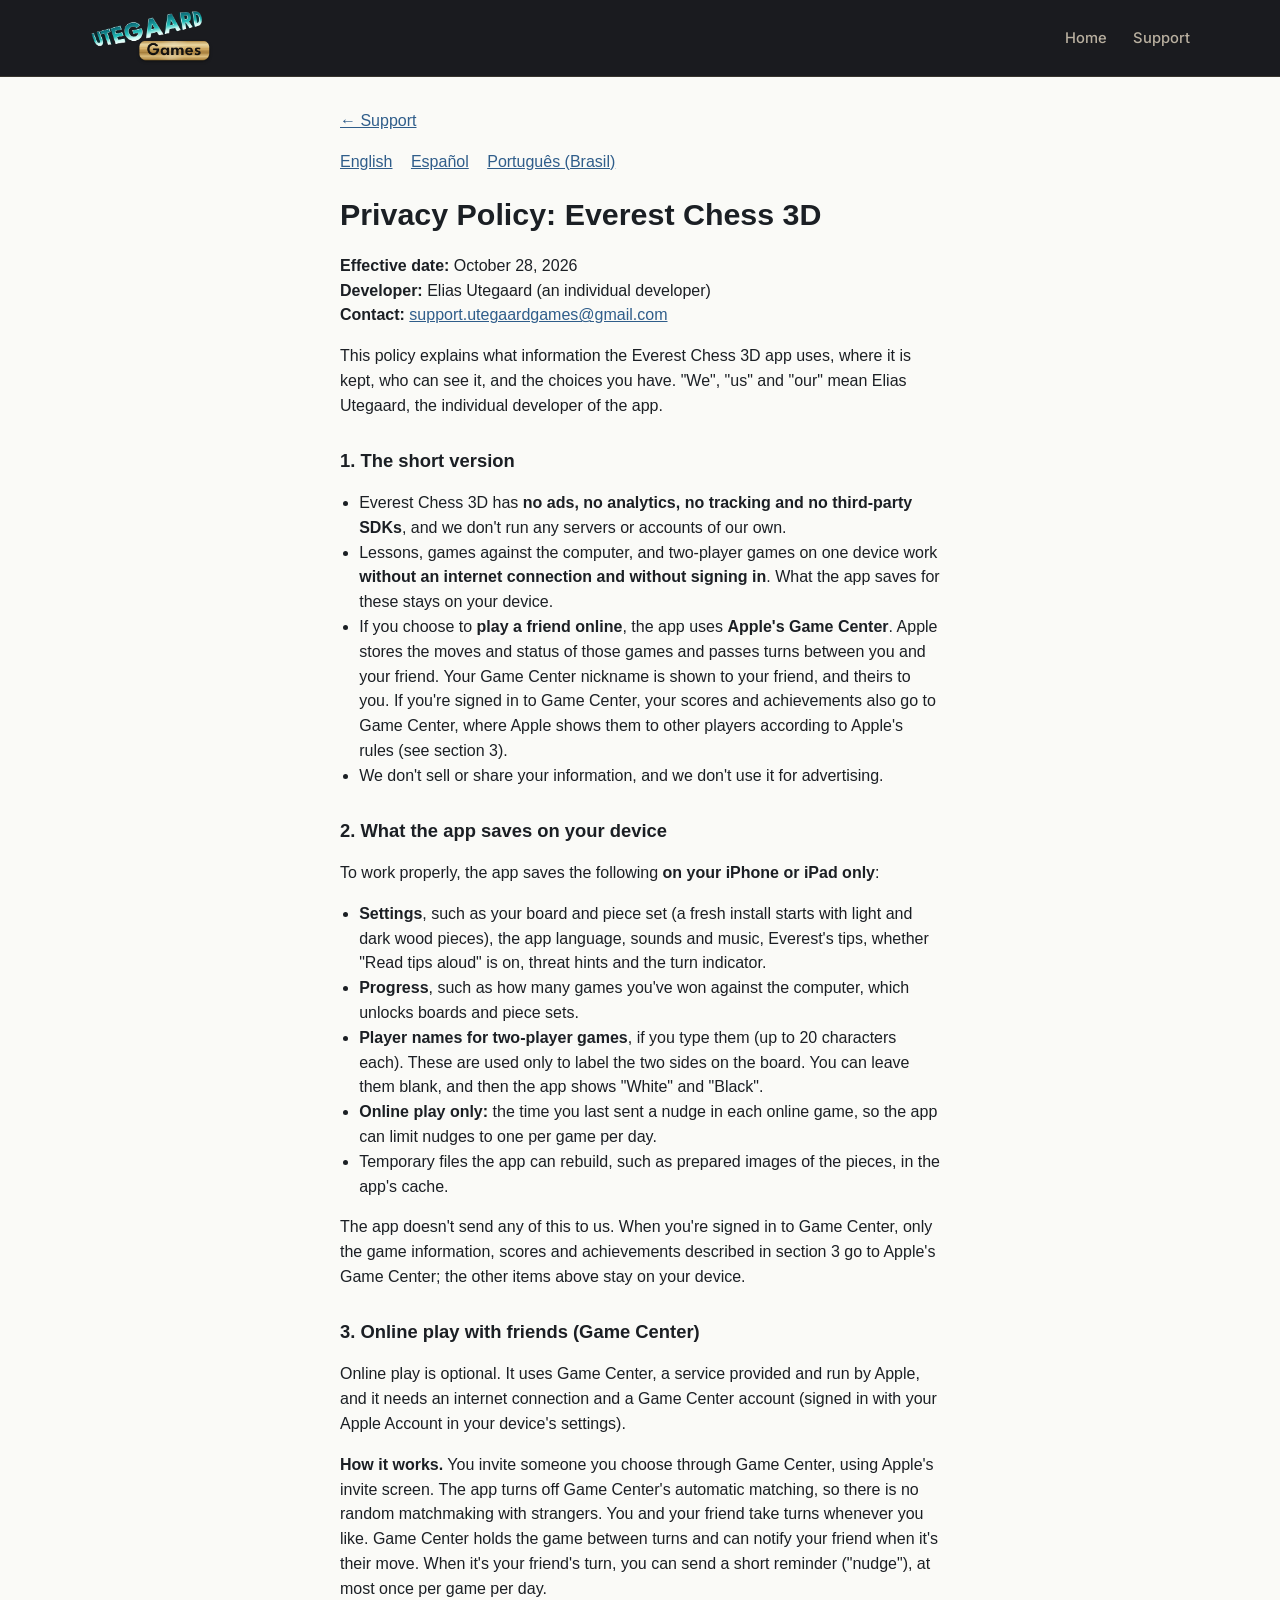
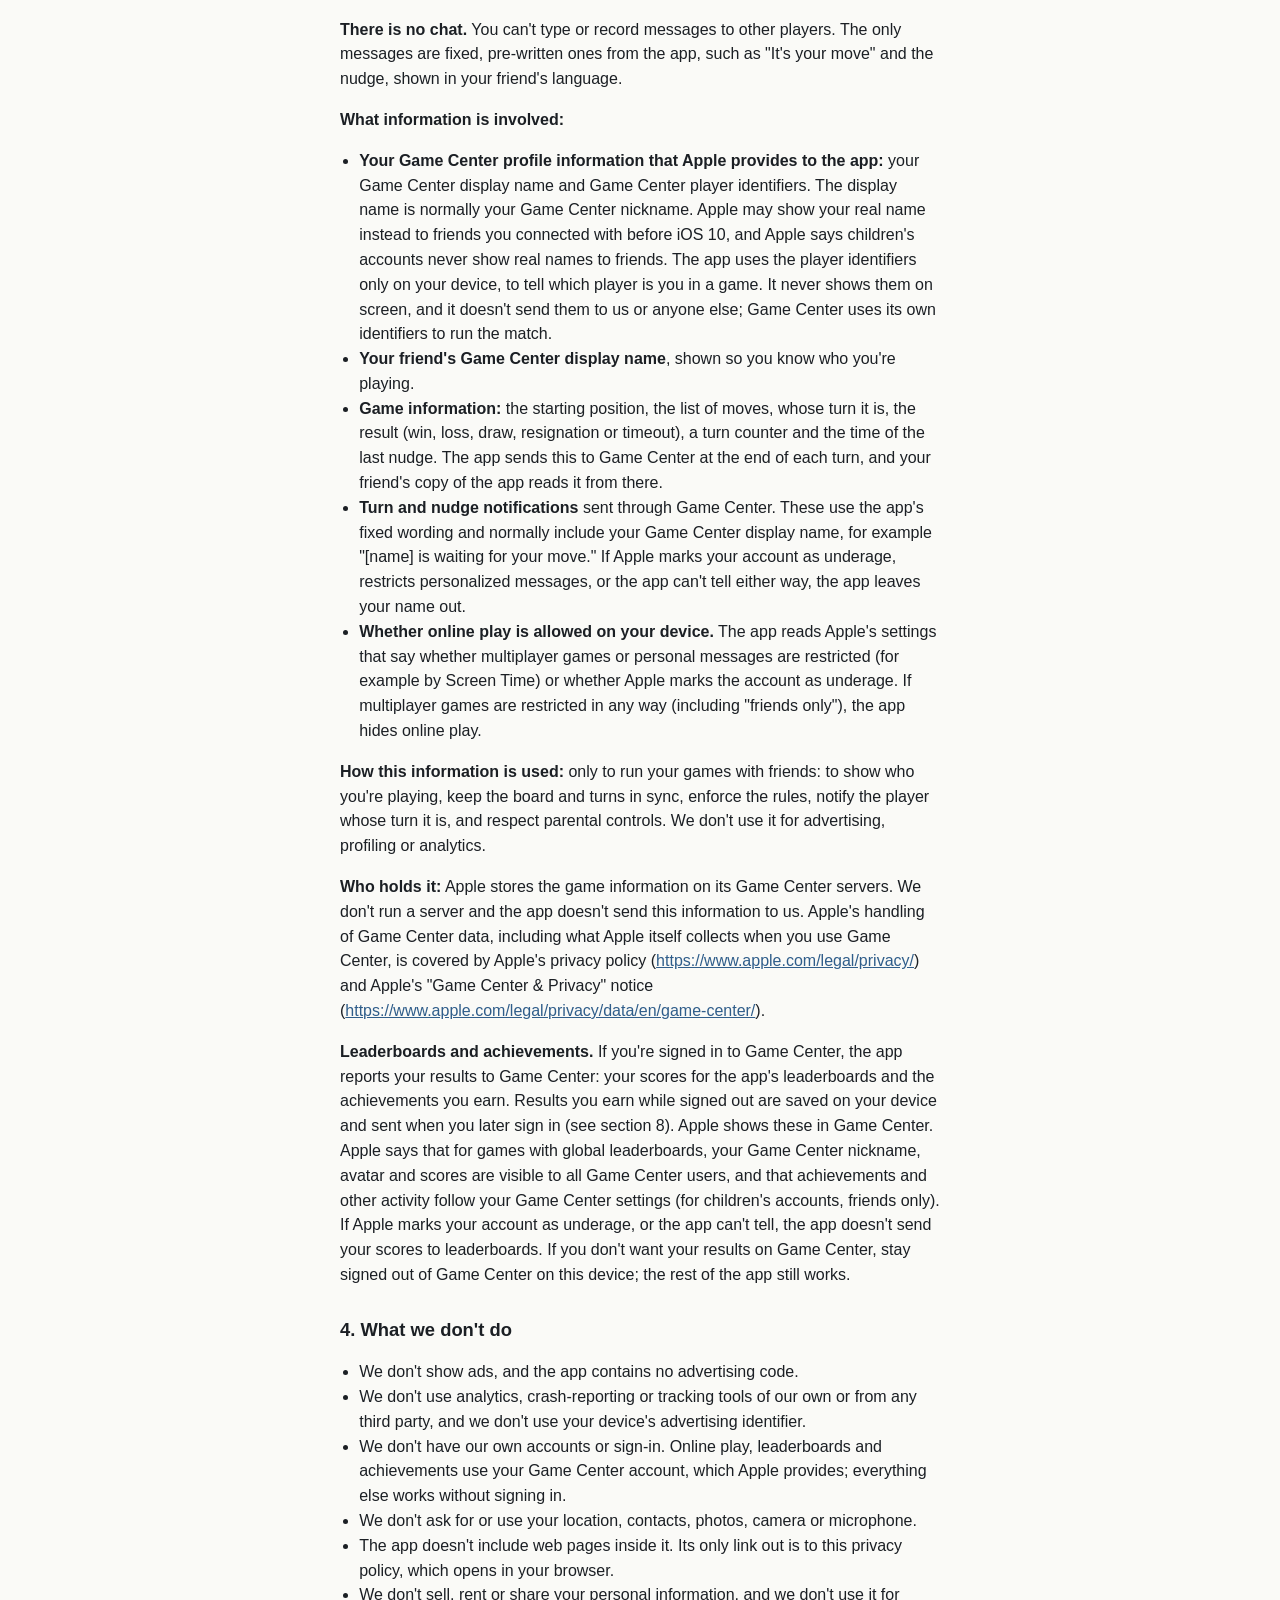
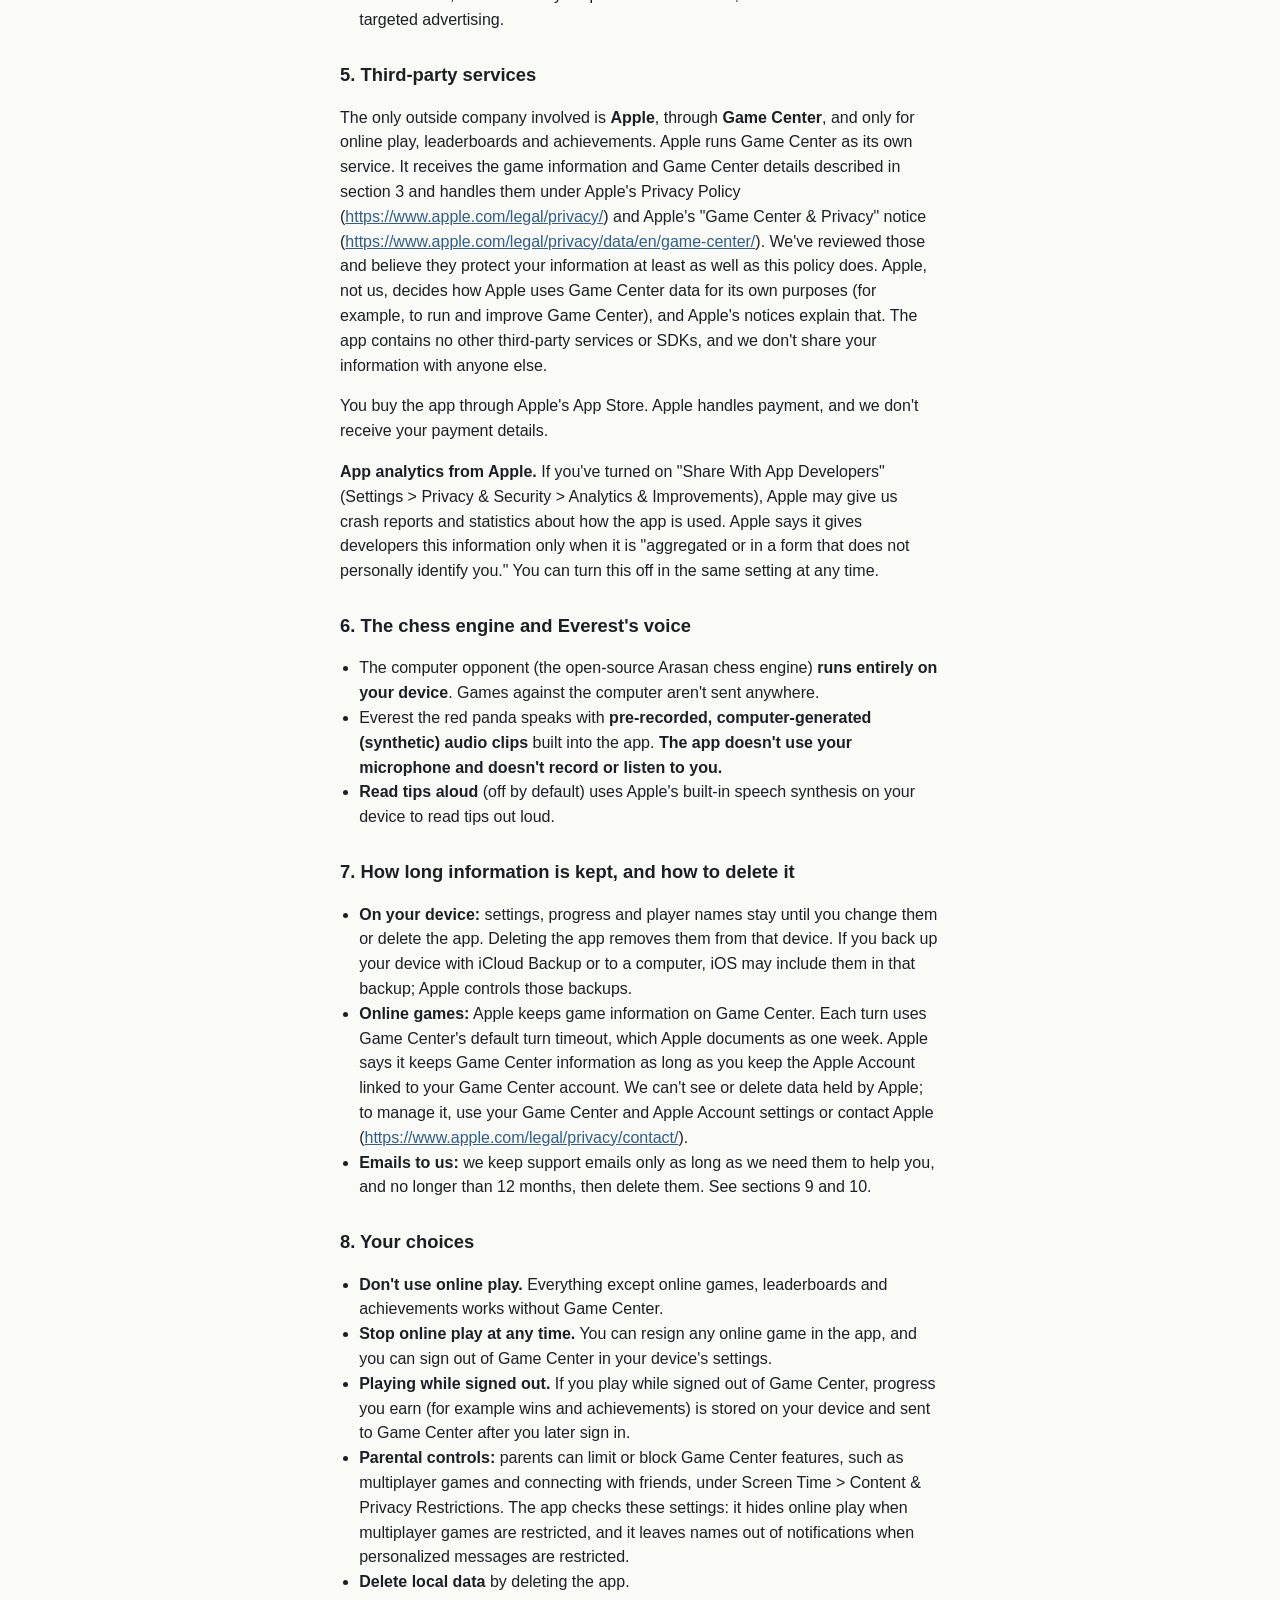
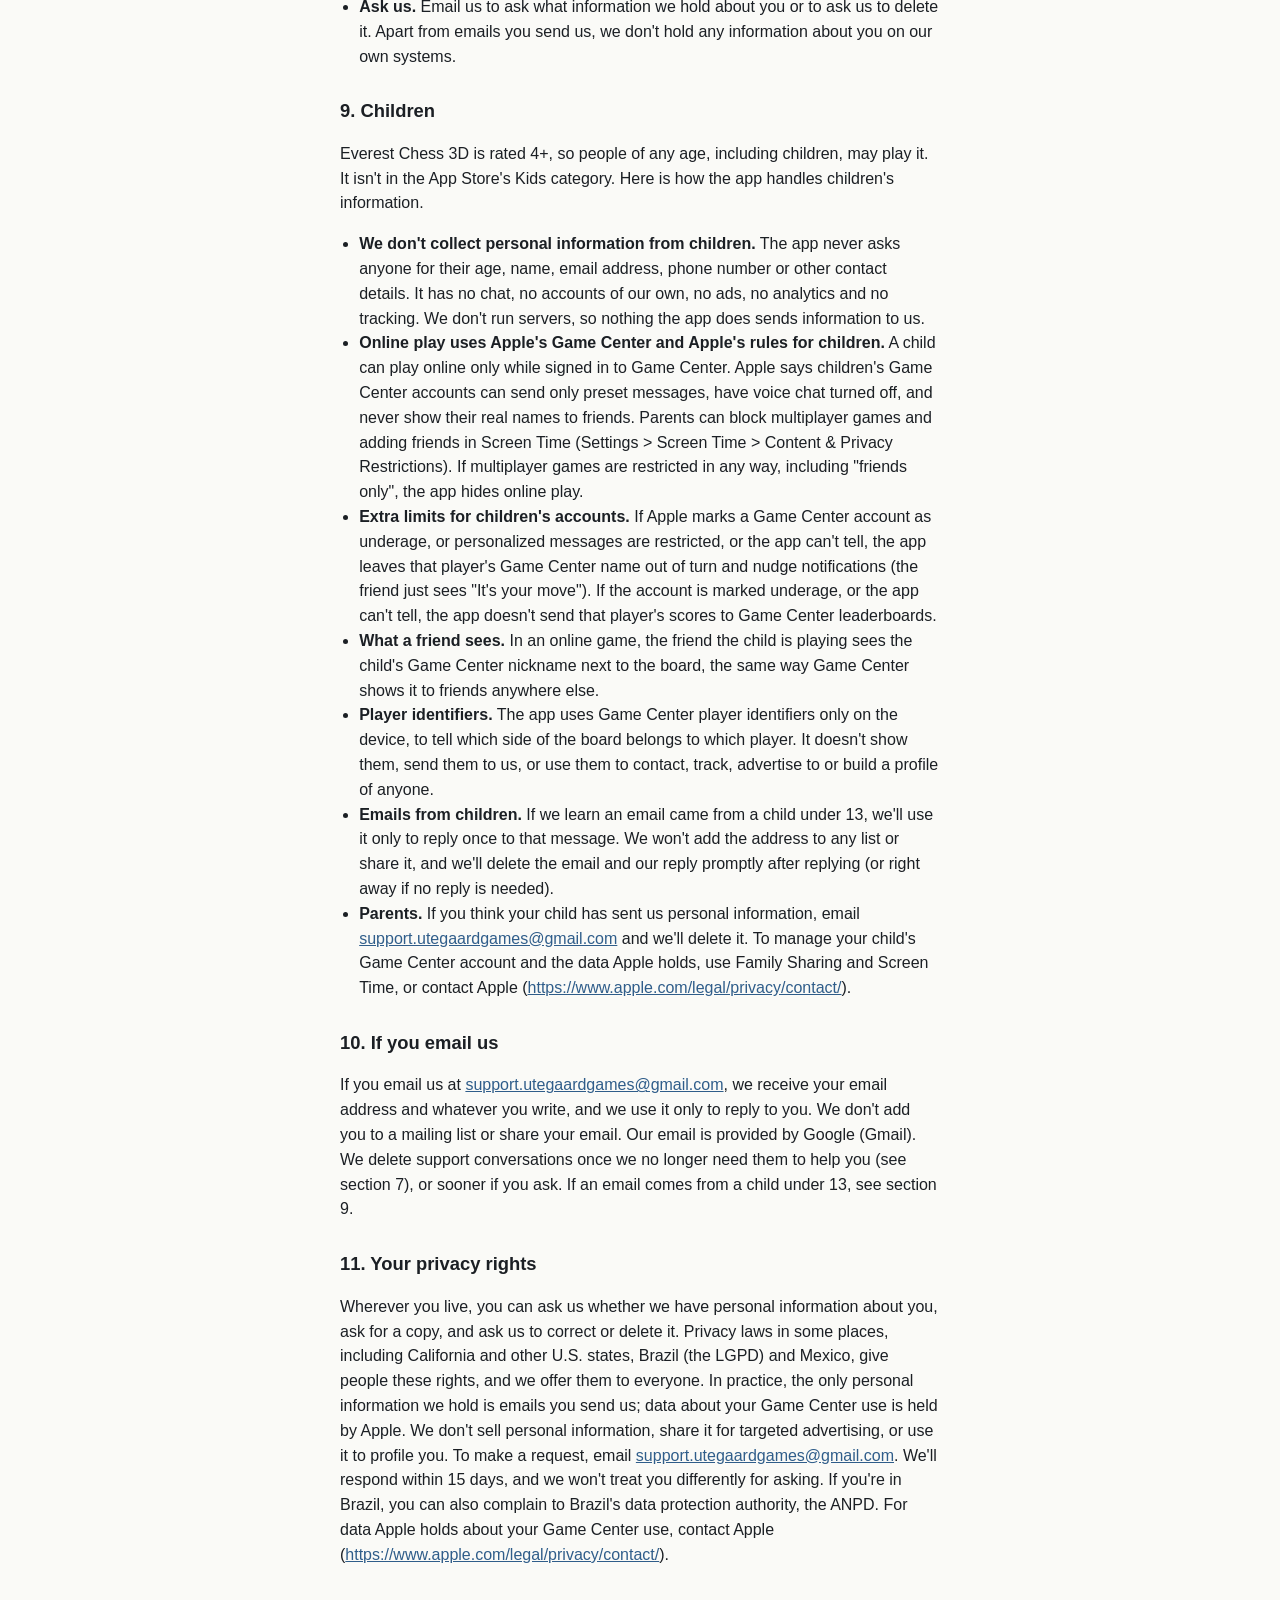
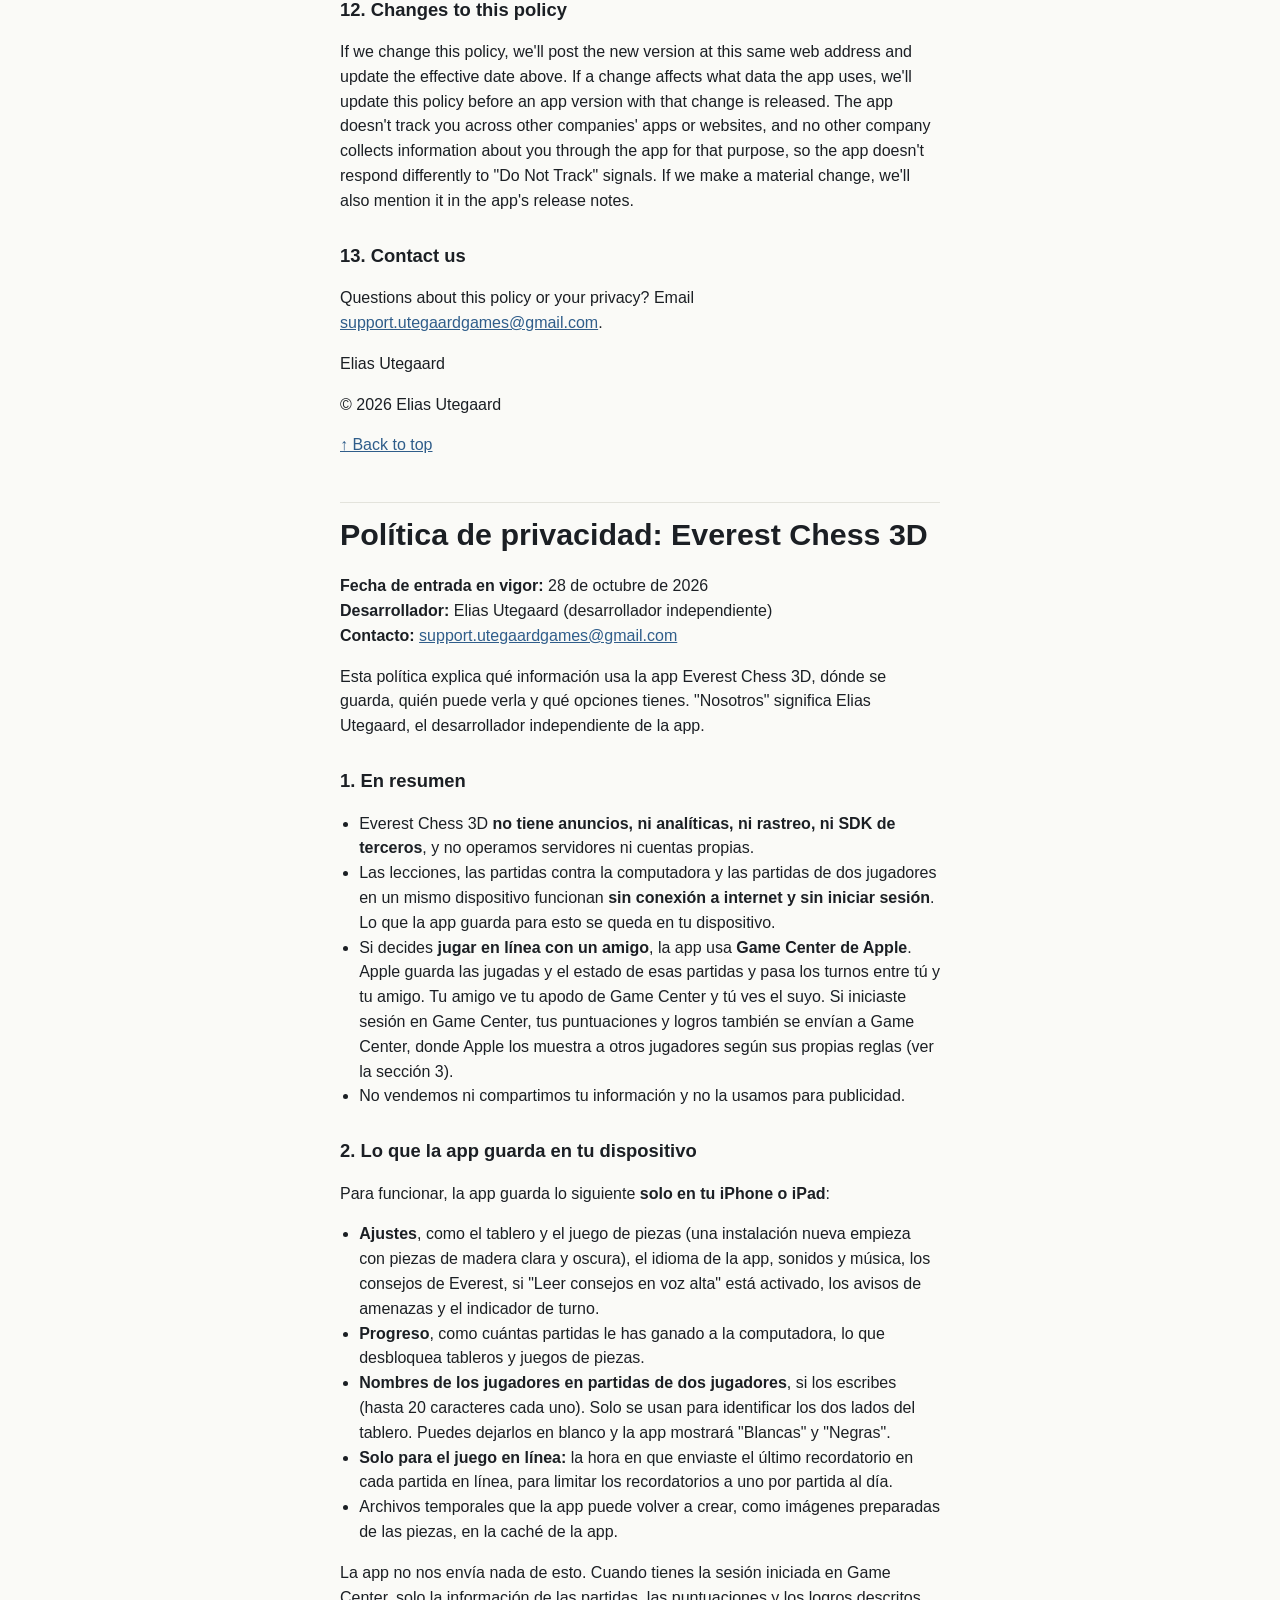
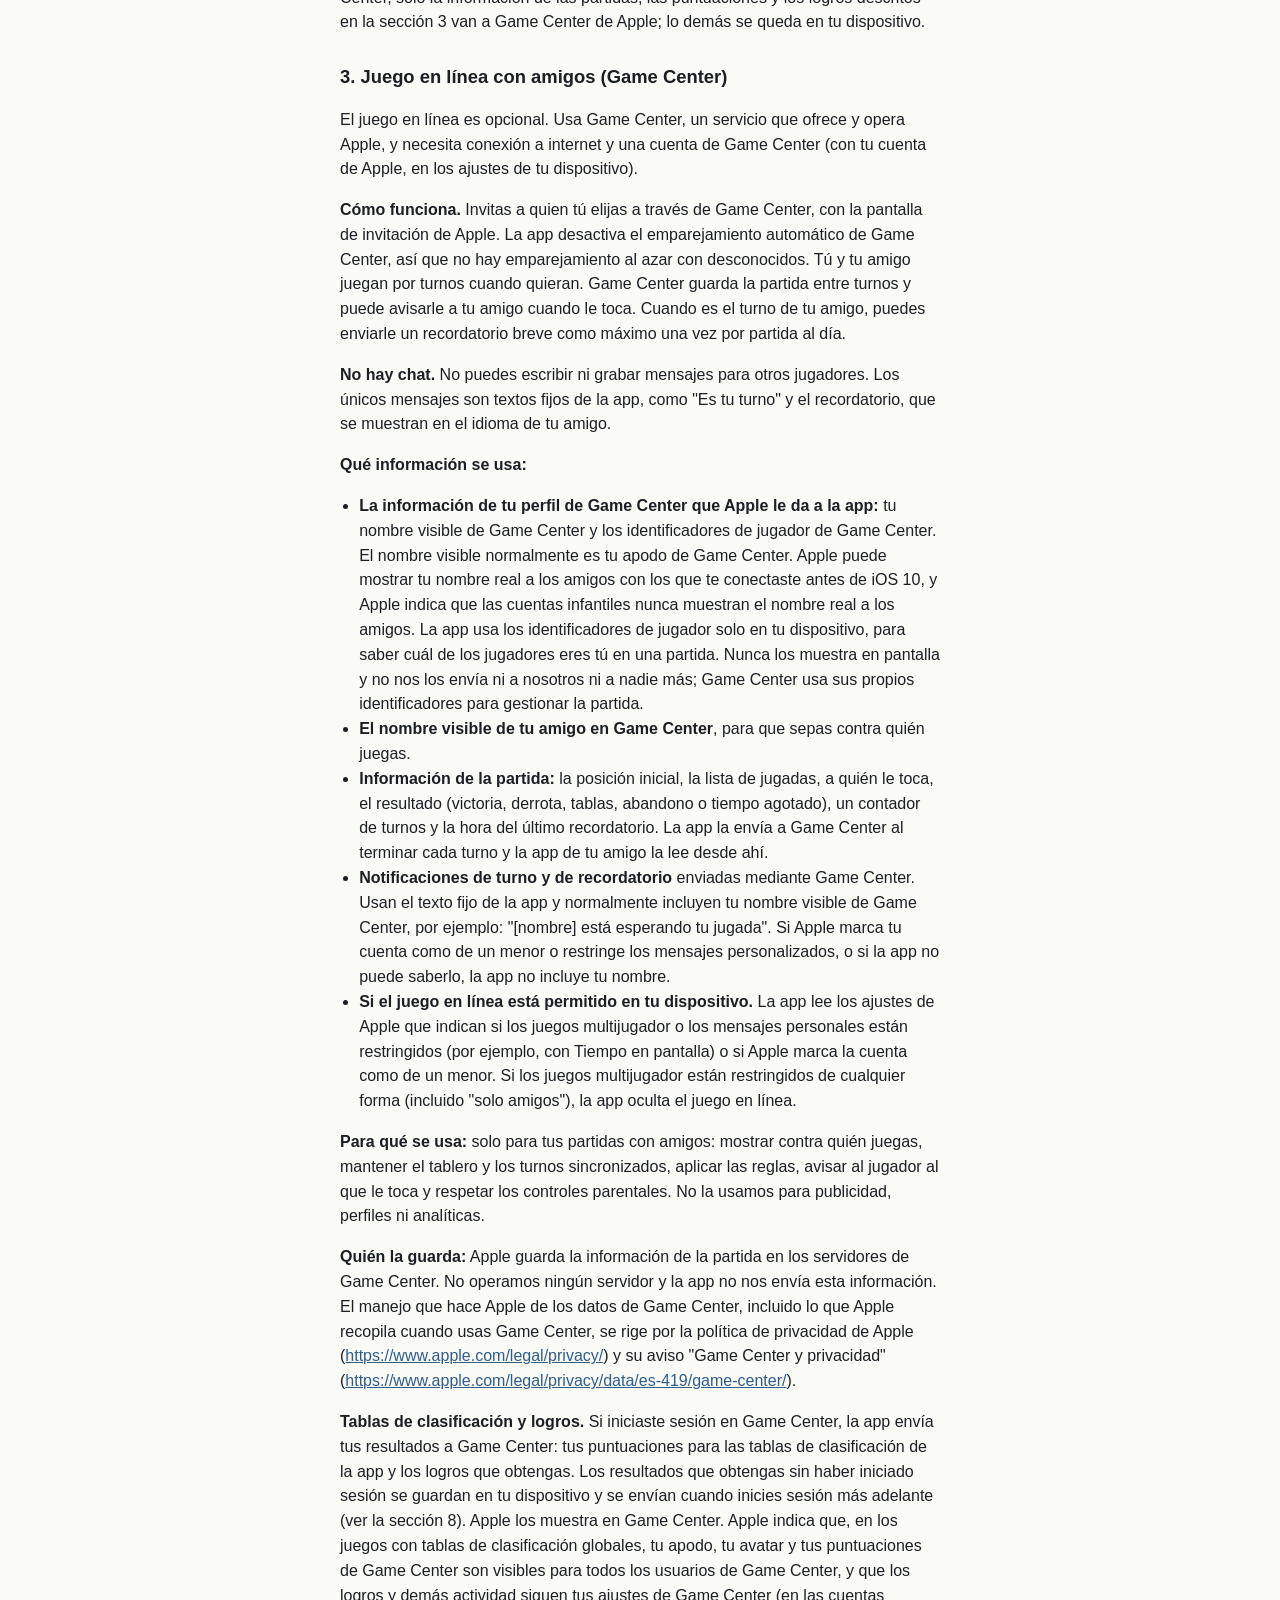
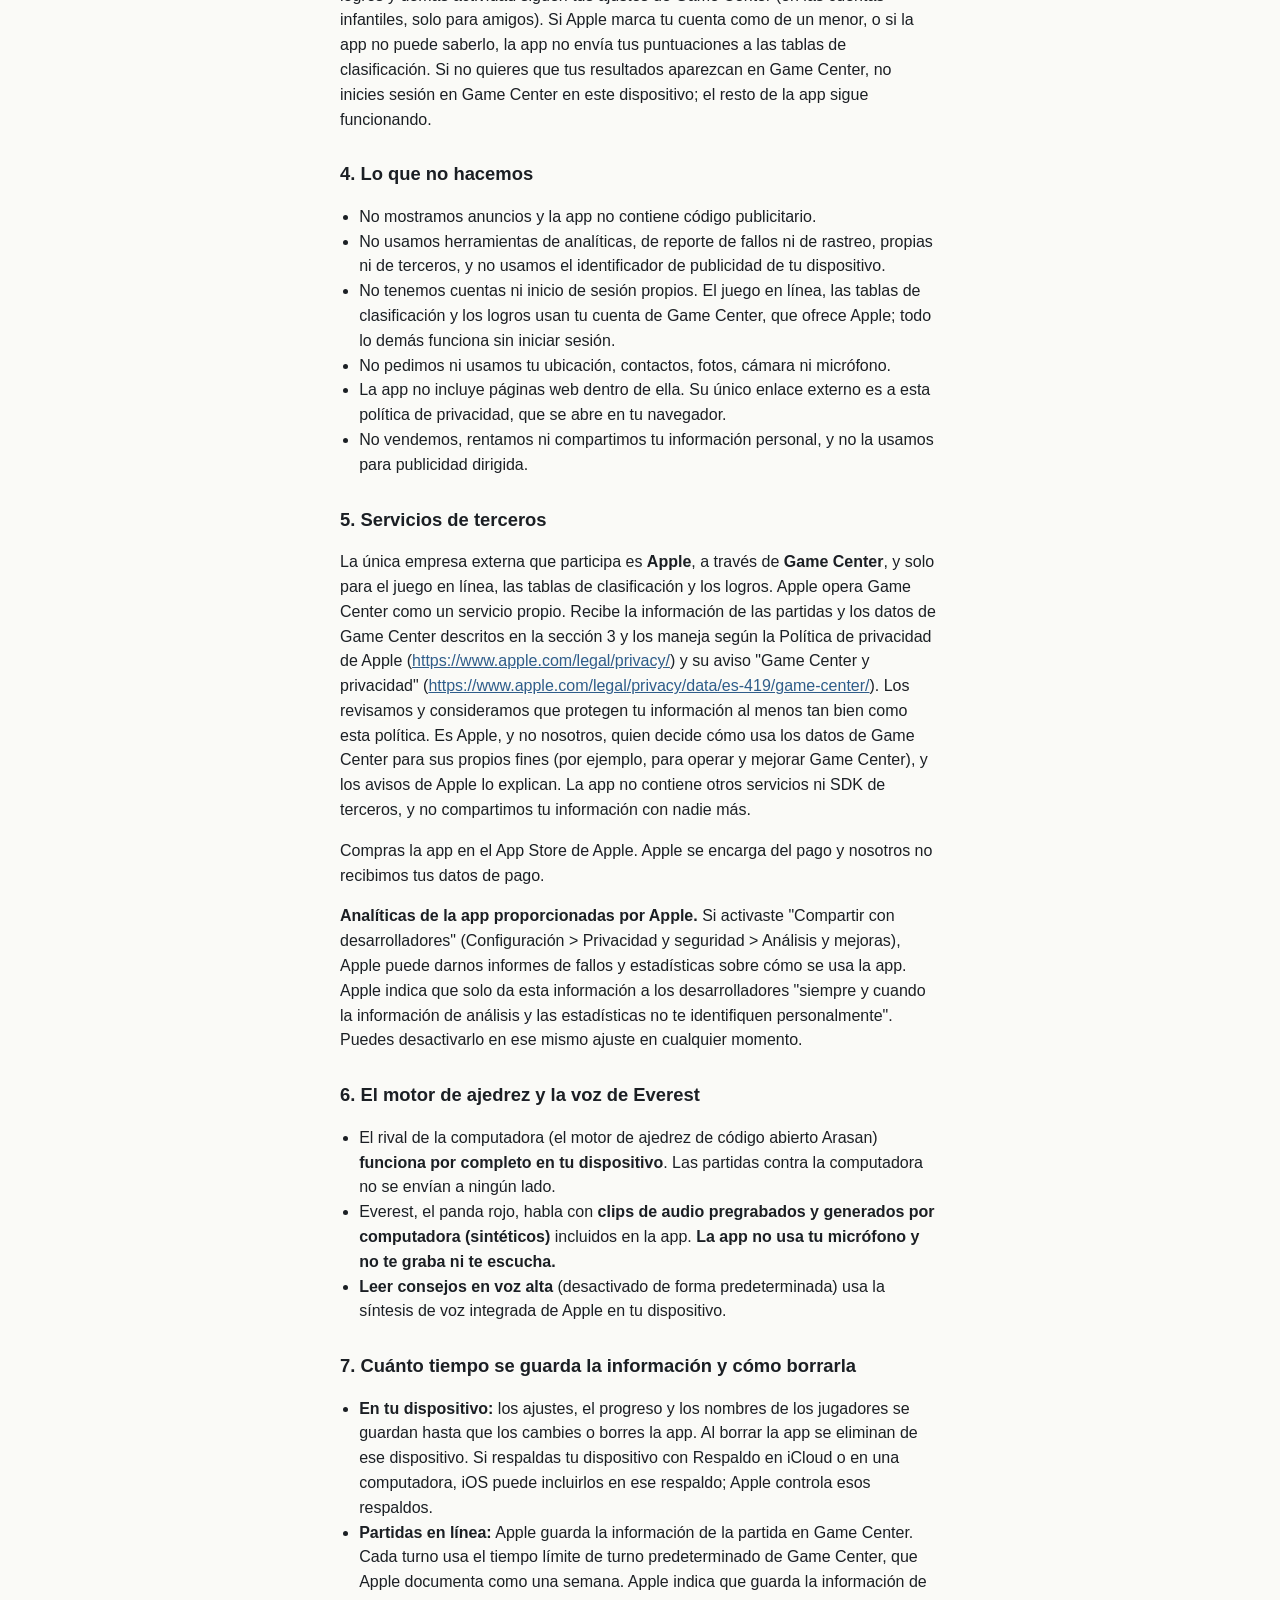
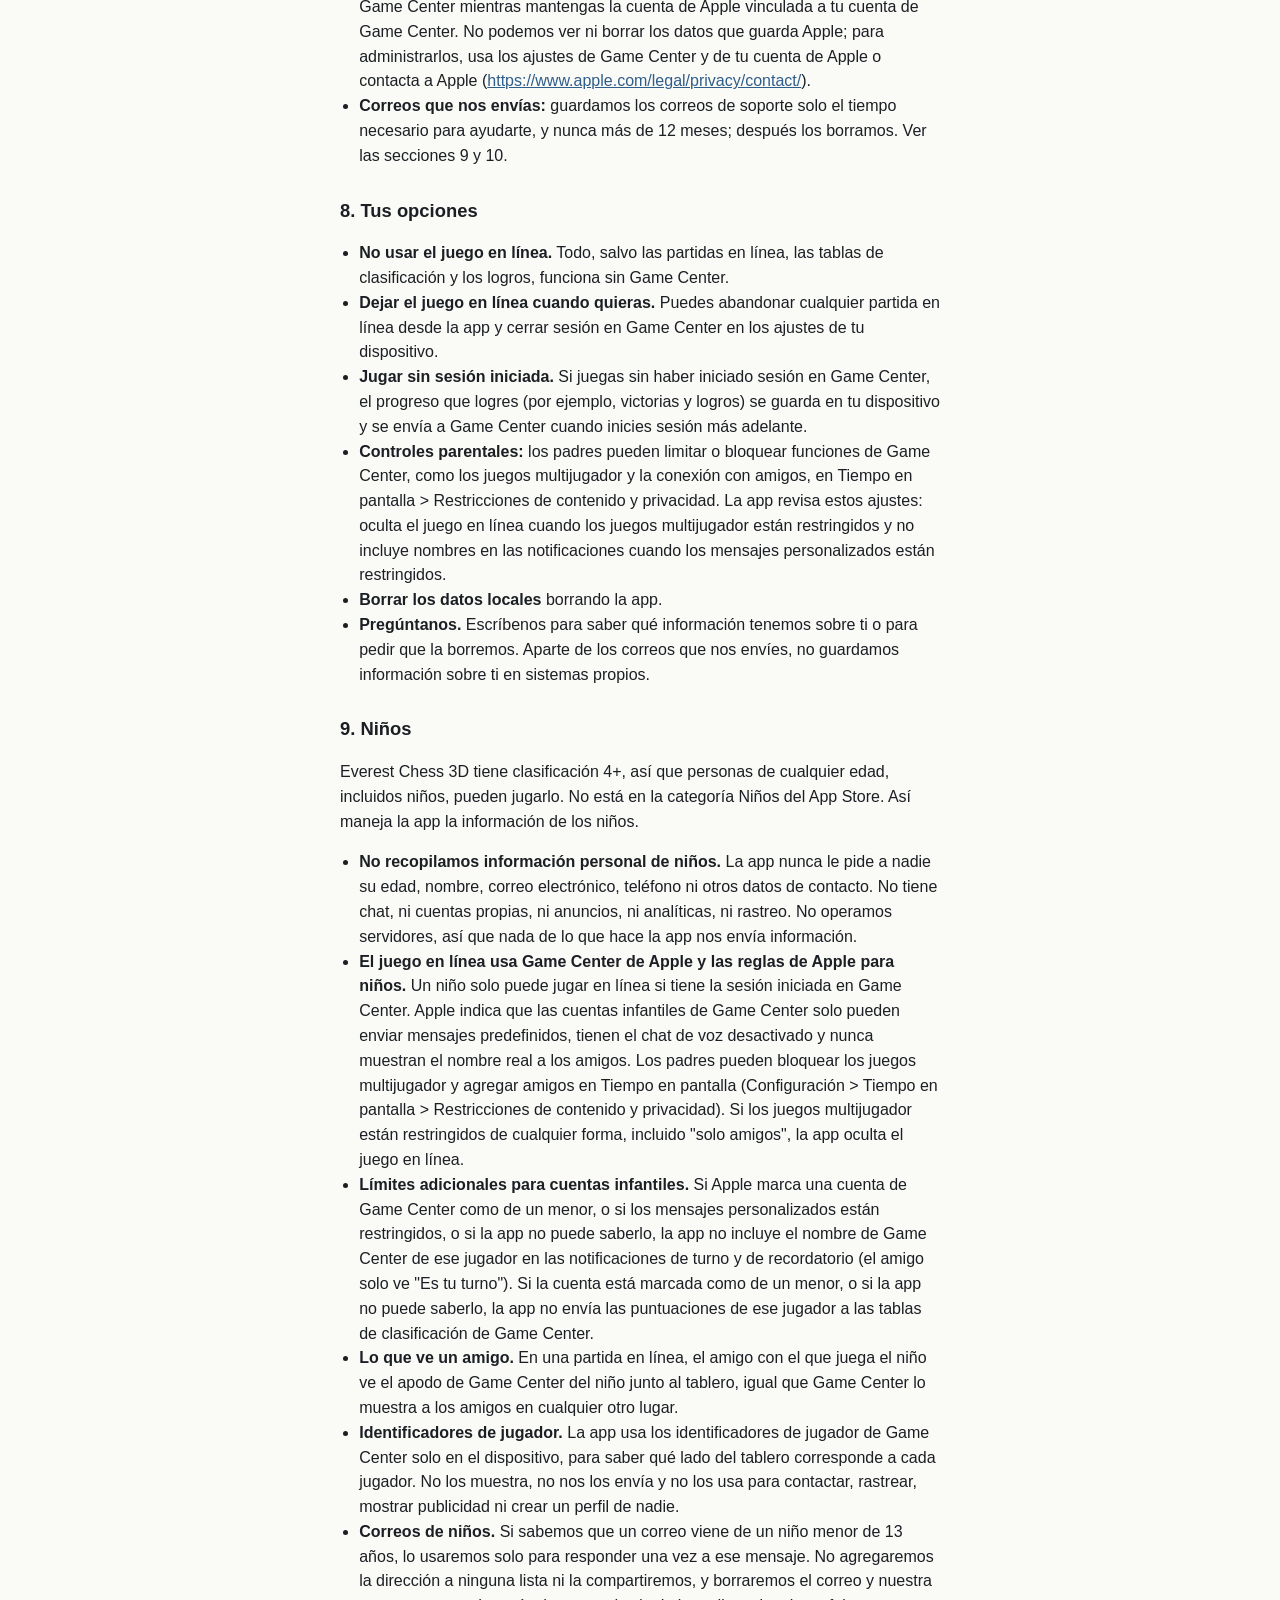
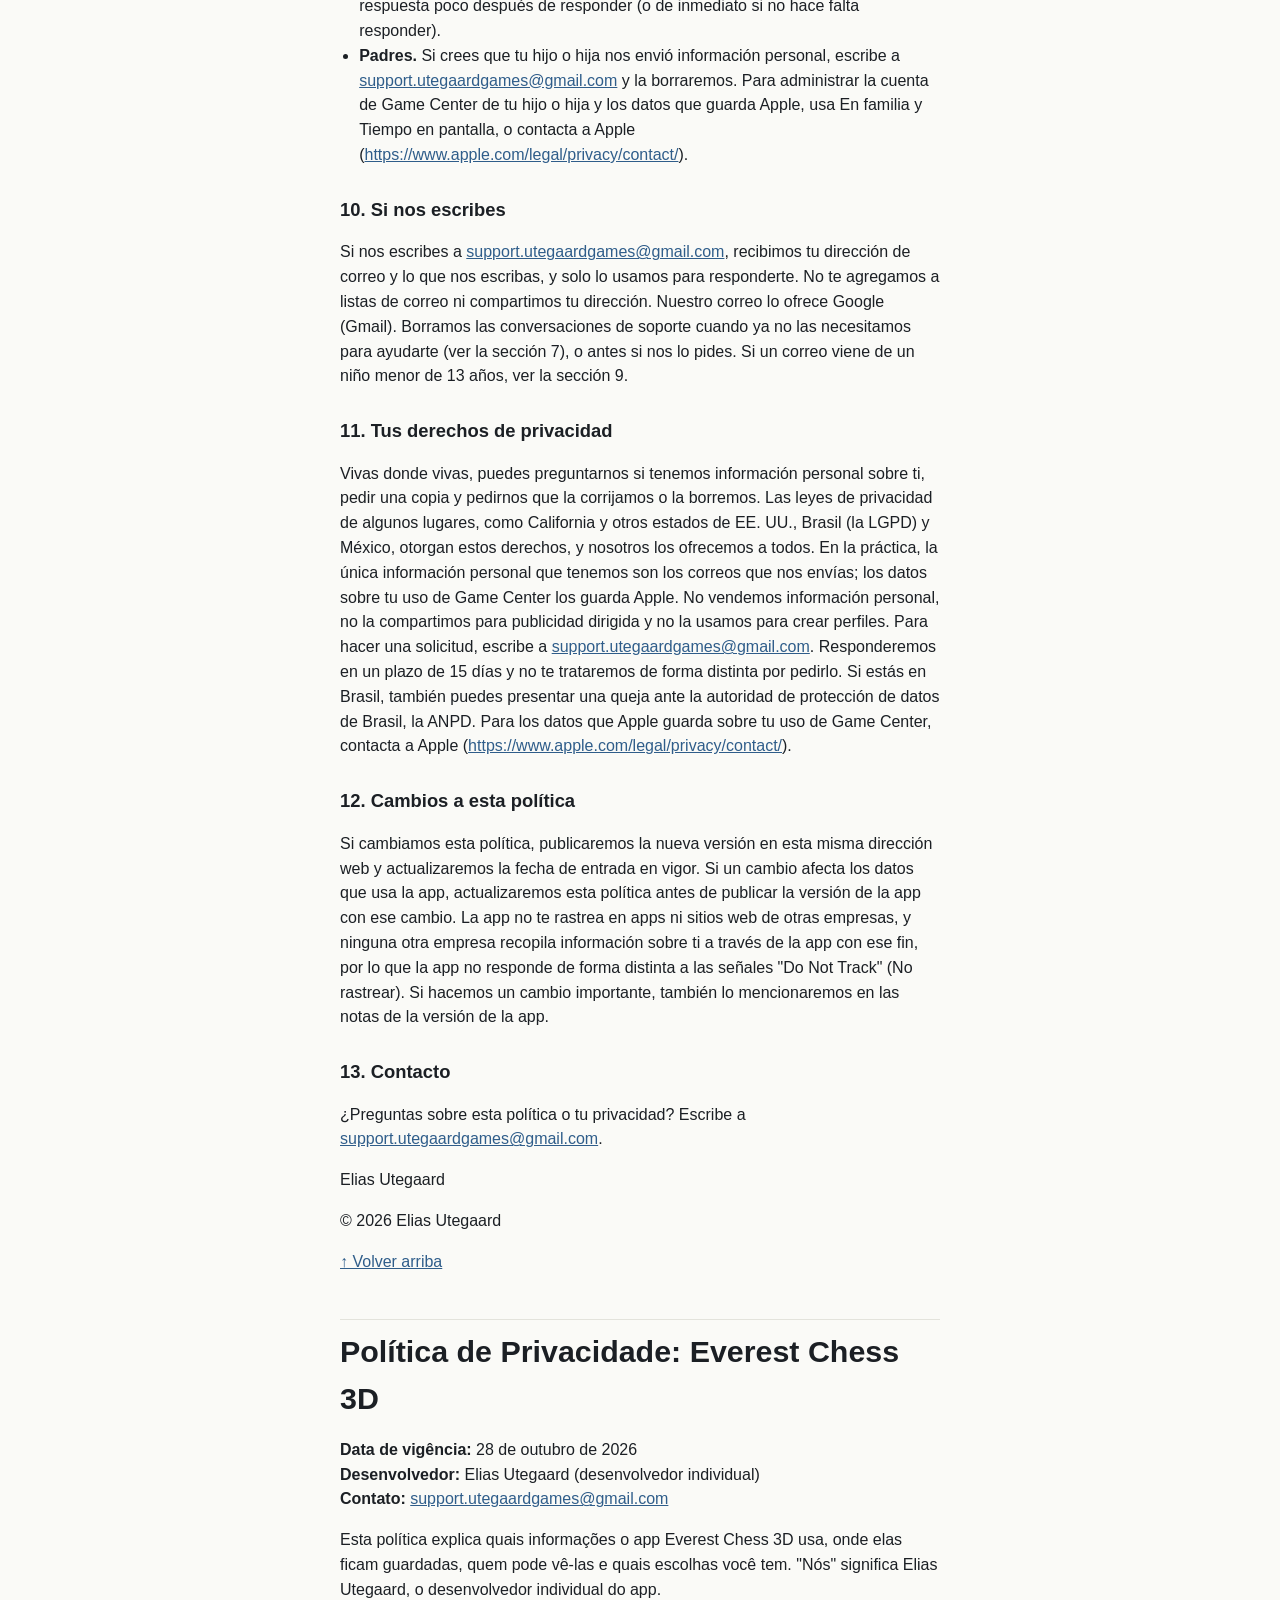
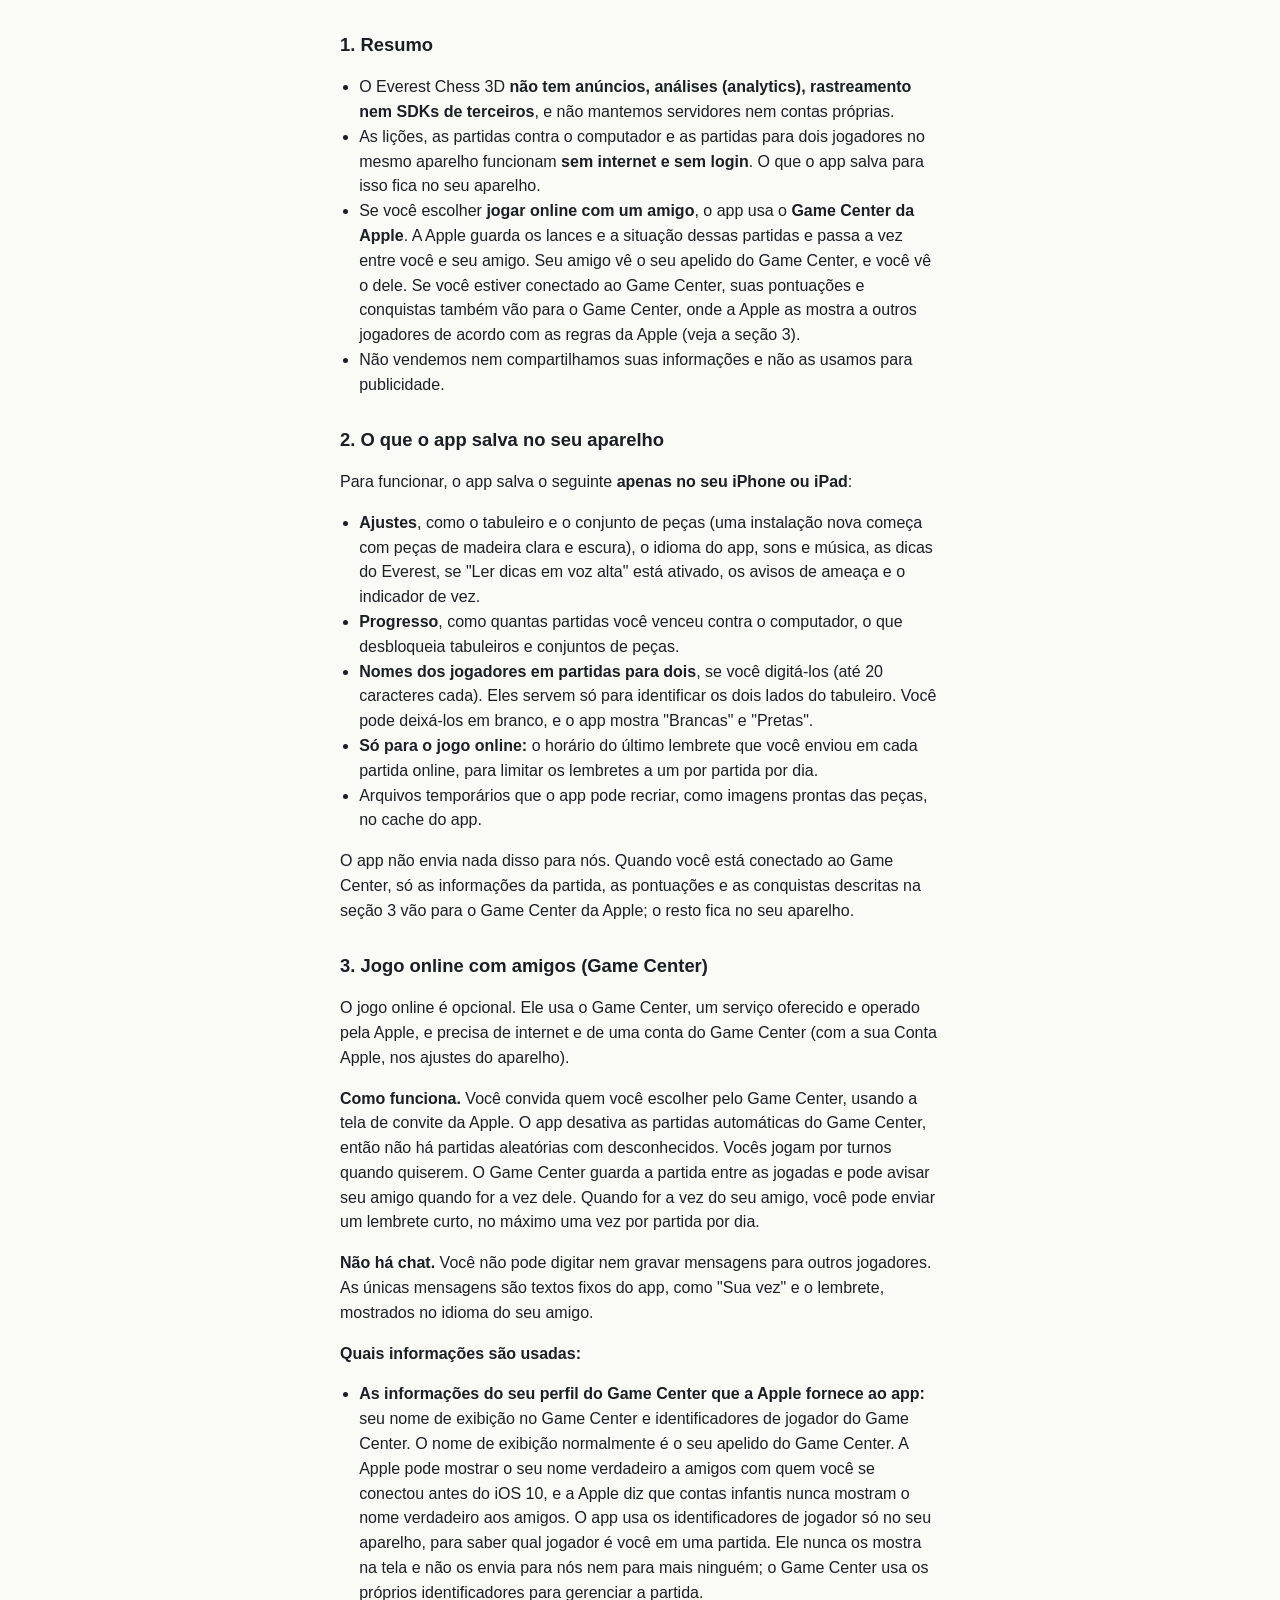
<file: privacy.html>
<!doctype html>
<html lang="en">
<head>
<meta charset="utf-8">
<meta name="viewport" content="width=device-width, initial-scale=1">
<title>Everest Chess 3D: Privacy Policy</title>
<meta name="description" content="Privacy policy for Everest Chess 3D.">
<style>
:root{color-scheme:light dark;--fg:#1b1f24;--bg:#fafaf7;--muted:#5b6470;--card:#fff;--line:#e3e3dc;--accent:#2f5d8a}
@media (prefers-color-scheme:dark){:root{--fg:#ecedef;--bg:#15181c;--muted:#a3acb7;--card:#1e2228;--line:#2c323a;--accent:#8fb8e6}}
*{box-sizing:border-box}body{margin:0;font-family:-apple-system,BlinkMacSystemFont,"Segoe UI",Roboto,Helvetica,Arial,sans-serif;line-height:1.55;color:var(--fg);background:var(--bg)}
main{max-width:640px;margin:0 auto;padding:32px 20px 48px}h1{font-size:1.9rem;margin:0 0 4px}h2{font-size:1.15rem;margin:28px 0 8px}
p,li{font-size:1rem}.sub{color:var(--muted);margin:0 0 24px}.card{background:var(--card);border:1px solid var(--line);border-radius:12px;padding:16px 18px}
a{color:var(--accent)}ul{padding-left:1.2em}main footer{margin-top:36px;font-size:.88rem;color:var(--muted);border-top:1px solid var(--line);padding-top:14px}
main nav a{margin-right:16px}
.langs a{margin-right:14px}section+section{margin-top:44px;border-top:1px solid var(--line);padding-top:8px}</style>
<link rel="stylesheet" href="css/chrome.css">
</head>
<body>
<a class="skip" href="#top">Skip to content</a>
<header class="site-header">
  <div class="wrap header-inner">
    <a class="brand brand--logo" href="index.html">
      <picture>
        <source srcset="assets/logos/utegaard-games-logo-header.webp" type="image/webp">
        <img src="assets/logos/utegaard-games-logo-header.png" width="400" height="181" alt="Utegaard Games">
      </picture>
    </a>
    <nav class="nav" aria-label="Primary">
      <a href="index.html">Home</a>
      <a href="support.html">Support</a>
    </nav>
  </div>
</header>
<main id="top">
<nav><a href="index.html">&larr; Support</a></nav>
<p class="langs"><a href="#en">English</a> <a href="#es">Español</a> <a href="#pt-BR">Português (Brasil)</a></p>
<section id="en" lang="en">
<h1>Privacy Policy: Everest Chess 3D</h1>
<p><strong>Effective date:</strong> October 28, 2026<br />
<strong>Developer:</strong> Elias Utegaard (an individual developer)<br />
<strong>Contact:</strong> <a href="mailto:support.utegaardgames@gmail.com">support.utegaardgames@gmail.com</a>  </p>
<p>This policy explains what information the Everest Chess 3D app uses, where it is kept, who can see it, and the choices you have. "We", "us" and "our" mean Elias Utegaard, the individual developer of the app.</p>
<h2>1. The short version</h2>
<ul>
<li>Everest Chess 3D has <strong>no ads, no analytics, no tracking and no third-party SDKs</strong>, and we don't run any servers or accounts of our own.</li>
<li>Lessons, games against the computer, and two-player games on one device work <strong>without an internet connection and without signing in</strong>. What the app saves for these stays on your device.</li>
<li>If you choose to <strong>play a friend online</strong>, the app uses <strong>Apple's Game Center</strong>. Apple stores the moves and status of those games and passes turns between you and your friend. Your Game Center nickname is shown to your friend, and theirs to you. If you're signed in to Game Center, your scores and achievements also go to Game Center, where Apple shows them to other players according to Apple's rules (see section 3).</li>
<li>We don't sell or share your information, and we don't use it for advertising.</li>
</ul>
<h2>2. What the app saves on your device</h2>
<p>To work properly, the app saves the following <strong>on your iPhone or iPad only</strong>:</p>
<ul>
<li><strong>Settings</strong>, such as your board and piece set (a fresh install starts with light and dark wood pieces), the app language, sounds and music, Everest's tips, whether "Read tips aloud" is on, threat hints and the turn indicator.</li>
<li><strong>Progress</strong>, such as how many games you've won against the computer, which unlocks boards and piece sets.</li>
<li><strong>Player names for two-player games</strong>, if you type them (up to 20 characters each). These are used only to label the two sides on the board. You can leave them blank, and then the app shows "White" and "Black".</li>
<li><strong>Online play only:</strong> the time you last sent a nudge in each online game, so the app can limit nudges to one per game per day.</li>
<li>Temporary files the app can rebuild, such as prepared images of the pieces, in the app's cache.</li>
</ul>
<p>The app doesn't send any of this to us. When you're signed in to Game Center, only the game information, scores and achievements described in section 3 go to Apple's Game Center; the other items above stay on your device.</p>
<h2>3. Online play with friends (Game Center)</h2>
<p>Online play is optional. It uses Game Center, a service provided and run by Apple, and it needs an internet connection and a Game Center account (signed in with your Apple Account in your device's settings).</p>
<p><strong>How it works.</strong> You invite someone you choose through Game Center, using Apple's invite screen. The app turns off Game Center's automatic matching, so there is no random matchmaking with strangers. You and your friend take turns whenever you like. Game Center holds the game between turns and can notify your friend when it's their move. When it's your friend's turn, you can send a short reminder ("nudge"), at most once per game per day.</p>
<p><strong>There is no chat.</strong> You can't type or record messages to other players. The only messages are fixed, pre-written ones from the app, such as "It's your move" and the nudge, shown in your friend's language.</p>
<p><strong>What information is involved:</strong></p>
<ul>
<li><strong>Your Game Center profile information that Apple provides to the app:</strong> your Game Center display name and Game Center player identifiers. The display name is normally your Game Center nickname. Apple may show your real name instead to friends you connected with before iOS 10, and Apple says children's accounts never show real names to friends. The app uses the player identifiers only on your device, to tell which player is you in a game. It never shows them on screen, and it doesn't send them to us or anyone else; Game Center uses its own identifiers to run the match.</li>
<li><strong>Your friend's Game Center display name</strong>, shown so you know who you're playing.</li>
<li><strong>Game information:</strong> the starting position, the list of moves, whose turn it is, the result (win, loss, draw, resignation or timeout), a turn counter and the time of the last nudge. The app sends this to Game Center at the end of each turn, and your friend's copy of the app reads it from there.</li>
<li><strong>Turn and nudge notifications</strong> sent through Game Center. These use the app's fixed wording and normally include your Game Center display name, for example "[name] is waiting for your move." If Apple marks your account as underage, restricts personalized messages, or the app can't tell either way, the app leaves your name out.</li>
<li><strong>Whether online play is allowed on your device.</strong> The app reads Apple's settings that say whether multiplayer games or personal messages are restricted (for example by Screen Time) or whether Apple marks the account as underage. If multiplayer games are restricted in any way (including "friends only"), the app hides online play.</li>
</ul>
<p><strong>How this information is used:</strong> only to run your games with friends: to show who you're playing, keep the board and turns in sync, enforce the rules, notify the player whose turn it is, and respect parental controls. We don't use it for advertising, profiling or analytics.  </p>
<p><strong>Who holds it:</strong> Apple stores the game information on its Game Center servers. We don't run a server and the app doesn't send this information to us. Apple's handling of Game Center data, including what Apple itself collects when you use Game Center, is covered by Apple's privacy policy (<a href="https://www.apple.com/legal/privacy/">https://www.apple.com/legal/privacy/</a>) and Apple's "Game Center &amp; Privacy" notice (<a href="https://www.apple.com/legal/privacy/data/en/game-center/">https://www.apple.com/legal/privacy/data/en/game-center/</a>).  </p>
<p><strong>Leaderboards and achievements.</strong> If you're signed in to Game Center, the app reports your results to Game Center: your scores for the app's leaderboards and the achievements you earn. Results you earn while signed out are saved on your device and sent when you later sign in (see section 8). Apple shows these in Game Center. Apple says that for games with global leaderboards, your Game Center nickname, avatar and scores are visible to all Game Center users, and that achievements and other activity follow your Game Center settings (for children's accounts, friends only). If Apple marks your account as underage, or the app can't tell, the app doesn't send your scores to leaderboards. If you don't want your results on Game Center, stay signed out of Game Center on this device; the rest of the app still works.</p>
<h2>4. What we don't do</h2>
<ul>
<li>We don't show ads, and the app contains no advertising code.</li>
<li>We don't use analytics, crash-reporting or tracking tools of our own or from any third party, and we don't use your device's advertising identifier.</li>
<li>We don't have our own accounts or sign-in. Online play, leaderboards and achievements use your Game Center account, which Apple provides; everything else works without signing in.</li>
<li>We don't ask for or use your location, contacts, photos, camera or microphone.</li>
<li>The app doesn't include web pages inside it. Its only link out is to this privacy policy, which opens in your browser.</li>
<li>We don't sell, rent or share your personal information, and we don't use it for targeted advertising.</li>
</ul>
<h2>5. Third-party services</h2>
<p>The only outside company involved is <strong>Apple</strong>, through <strong>Game Center</strong>, and only for online play, leaderboards and achievements. Apple runs Game Center as its own service. It receives the game information and Game Center details described in section 3 and handles them under Apple's Privacy Policy (<a href="https://www.apple.com/legal/privacy/">https://www.apple.com/legal/privacy/</a>) and Apple's "Game Center &amp; Privacy" notice (<a href="https://www.apple.com/legal/privacy/data/en/game-center/">https://www.apple.com/legal/privacy/data/en/game-center/</a>). We've reviewed those and believe they protect your information at least as well as this policy does. Apple, not us, decides how Apple uses Game Center data for its own purposes (for example, to run and improve Game Center), and Apple's notices explain that. The app contains no other third-party services or SDKs, and we don't share your information with anyone else.</p>
<p>You buy the app through Apple's App Store. Apple handles payment, and we don't receive your payment details.</p>
<p><strong>App analytics from Apple.</strong> If you've turned on "Share With App Developers" (Settings &gt; Privacy &amp; Security &gt; Analytics &amp; Improvements), Apple may give us crash reports and statistics about how the app is used. Apple says it gives developers this information only when it is "aggregated or in a form that does not personally identify you." You can turn this off in the same setting at any time.</p>
<h2>6. The chess engine and Everest's voice</h2>
<ul>
<li>The computer opponent (the open-source Arasan chess engine) <strong>runs entirely on your device</strong>. Games against the computer aren't sent anywhere.</li>
<li>Everest the red panda speaks with <strong>pre-recorded, computer-generated (synthetic) audio clips</strong> built into the app. <strong>The app doesn't use your microphone and doesn't record or listen to you.</strong></li>
<li><strong>Read tips aloud</strong> (off by default) uses Apple's built-in speech synthesis on your device to read tips out loud.</li>
</ul>
<h2>7. How long information is kept, and how to delete it</h2>
<ul>
<li><strong>On your device:</strong> settings, progress and player names stay until you change them or delete the app. Deleting the app removes them from that device. If you back up your device with iCloud Backup or to a computer, iOS may include them in that backup; Apple controls those backups.</li>
<li><strong>Online games:</strong> Apple keeps game information on Game Center. Each turn uses Game Center's default turn timeout, which Apple documents as one week. Apple says it keeps Game Center information as long as you keep the Apple Account linked to your Game Center account. We can't see or delete data held by Apple; to manage it, use your Game Center and Apple Account settings or contact Apple (<a href="https://www.apple.com/legal/privacy/contact/">https://www.apple.com/legal/privacy/contact/</a>).</li>
<li><strong>Emails to us:</strong> we keep support emails only as long as we need them to help you, and no longer than 12 months, then delete them. See sections 9 and 10.</li>
</ul>
<h2>8. Your choices</h2>
<ul>
<li><strong>Don't use online play.</strong> Everything except online games, leaderboards and achievements works without Game Center.</li>
<li><strong>Stop online play at any time.</strong> You can resign any online game in the app, and you can sign out of Game Center in your device's settings.</li>
<li><strong>Playing while signed out.</strong> If you play while signed out of Game Center, progress you earn (for example wins and achievements) is stored on your device and sent to Game Center after you later sign in.</li>
<li><strong>Parental controls:</strong> parents can limit or block Game Center features, such as multiplayer games and connecting with friends, under Screen Time &gt; Content &amp; Privacy Restrictions. The app checks these settings: it hides online play when multiplayer games are restricted, and it leaves names out of notifications when personalized messages are restricted.</li>
<li><strong>Delete local data</strong> by deleting the app.</li>
<li><strong>Ask us.</strong> Email us to ask what information we hold about you or to ask us to delete it. Apart from emails you send us, we don't hold any information about you on our own systems.</li>
</ul>
<h2>9. Children</h2>
<p>Everest Chess 3D is rated 4+, so people of any age, including children, may play it. It isn't in the App Store's Kids category. Here is how the app handles children's information.</p>
<ul>
<li><strong>We don't collect personal information from children.</strong> The app never asks anyone for their age, name, email address, phone number or other contact details. It has no chat, no accounts of our own, no ads, no analytics and no tracking. We don't run servers, so nothing the app does sends information to us.</li>
<li><strong>Online play uses Apple's Game Center and Apple's rules for children.</strong> A child can play online only while signed in to Game Center. Apple says children's Game Center accounts can send only preset messages, have voice chat turned off, and never show their real names to friends. Parents can block multiplayer games and adding friends in Screen Time (Settings &gt; Screen Time &gt; Content &amp; Privacy Restrictions). If multiplayer games are restricted in any way, including "friends only", the app hides online play.</li>
<li><strong>Extra limits for children's accounts.</strong> If Apple marks a Game Center account as underage, or personalized messages are restricted, or the app can't tell, the app leaves that player's Game Center name out of turn and nudge notifications (the friend just sees "It's your move"). If the account is marked underage, or the app can't tell, the app doesn't send that player's scores to Game Center leaderboards.</li>
<li><strong>What a friend sees.</strong> In an online game, the friend the child is playing sees the child's Game Center nickname next to the board, the same way Game Center shows it to friends anywhere else.</li>
<li><strong>Player identifiers.</strong> The app uses Game Center player identifiers only on the device, to tell which side of the board belongs to which player. It doesn't show them, send them to us, or use them to contact, track, advertise to or build a profile of anyone.</li>
<li><strong>Emails from children.</strong> If we learn an email came from a child under 13, we'll use it only to reply once to that message. We won't add the address to any list or share it, and we'll delete the email and our reply promptly after replying (or right away if no reply is needed).</li>
<li><strong>Parents.</strong> If you think your child has sent us personal information, email <a href="mailto:support.utegaardgames@gmail.com">support.utegaardgames@gmail.com</a> and we'll delete it. To manage your child's Game Center account and the data Apple holds, use Family Sharing and Screen Time, or contact Apple (<a href="https://www.apple.com/legal/privacy/contact/">https://www.apple.com/legal/privacy/contact/</a>).</li>
</ul>
<h2>10. If you email us</h2>
<p>If you email us at <a href="mailto:support.utegaardgames@gmail.com">support.utegaardgames@gmail.com</a>, we receive your email address and whatever you write, and we use it only to reply to you. We don't add you to a mailing list or share your email. Our email is provided by Google (Gmail). We delete support conversations once we no longer need them to help you (see section 7), or sooner if you ask. If an email comes from a child under 13, see section 9.</p>
<h2>11. Your privacy rights</h2>
<p>Wherever you live, you can ask us whether we have personal information about you, ask for a copy, and ask us to correct or delete it. Privacy laws in some places, including California and other U.S. states, Brazil (the LGPD) and Mexico, give people these rights, and we offer them to everyone. In practice, the only personal information we hold is emails you send us; data about your Game Center use is held by Apple. We don't sell personal information, share it for targeted advertising, or use it to profile you. To make a request, email <a href="mailto:support.utegaardgames@gmail.com">support.utegaardgames@gmail.com</a>. We'll respond within 15 days, and we won't treat you differently for asking. If you're in Brazil, you can also complain to Brazil's data protection authority, the ANPD. For data Apple holds about your Game Center use, contact Apple (<a href="https://www.apple.com/legal/privacy/contact/">https://www.apple.com/legal/privacy/contact/</a>).</p>
<h2>12. Changes to this policy</h2>
<p>If we change this policy, we'll post the new version at this same web address and update the effective date above. If a change affects what data the app uses, we'll update this policy before an app version with that change is released. The app doesn't track you across other companies' apps or websites, and no other company collects information about you through the app for that purpose, so the app doesn't respond differently to "Do Not Track" signals. If we make a material change, we'll also mention it in the app's release notes.</p>
<h2>13. Contact us</h2>
<p>Questions about this policy or your privacy? Email <a href="mailto:support.utegaardgames@gmail.com">support.utegaardgames@gmail.com</a>.</p>
<p>Elias Utegaard</p>
<p>© 2026 Elias Utegaard</p>
<p><a href="#top">↑ Back to top</a></p>
</section>
<section id="es" lang="es">
<h1>Política de privacidad: Everest Chess 3D</h1>
<p><strong>Fecha de entrada en vigor:</strong> 28 de octubre de 2026<br />
<strong>Desarrollador:</strong> Elias Utegaard (desarrollador independiente)<br />
<strong>Contacto:</strong> <a href="mailto:support.utegaardgames@gmail.com">support.utegaardgames@gmail.com</a>  </p>
<p>Esta política explica qué información usa la app Everest Chess 3D, dónde se guarda, quién puede verla y qué opciones tienes. "Nosotros" significa Elias Utegaard, el desarrollador independiente de la app.</p>
<h2>1. En resumen</h2>
<ul>
<li>Everest Chess 3D <strong>no tiene anuncios, ni analíticas, ni rastreo, ni SDK de terceros</strong>, y no operamos servidores ni cuentas propias.</li>
<li>Las lecciones, las partidas contra la computadora y las partidas de dos jugadores en un mismo dispositivo funcionan <strong>sin conexión a internet y sin iniciar sesión</strong>. Lo que la app guarda para esto se queda en tu dispositivo.</li>
<li>Si decides <strong>jugar en línea con un amigo</strong>, la app usa <strong>Game Center de Apple</strong>. Apple guarda las jugadas y el estado de esas partidas y pasa los turnos entre tú y tu amigo. Tu amigo ve tu apodo de Game Center y tú ves el suyo. Si iniciaste sesión en Game Center, tus puntuaciones y logros también se envían a Game Center, donde Apple los muestra a otros jugadores según sus propias reglas (ver la sección 3).</li>
<li>No vendemos ni compartimos tu información y no la usamos para publicidad.</li>
</ul>
<h2>2. Lo que la app guarda en tu dispositivo</h2>
<p>Para funcionar, la app guarda lo siguiente <strong>solo en tu iPhone o iPad</strong>:</p>
<ul>
<li><strong>Ajustes</strong>, como el tablero y el juego de piezas (una instalación nueva empieza con piezas de madera clara y oscura), el idioma de la app, sonidos y música, los consejos de Everest, si "Leer consejos en voz alta" está activado, los avisos de amenazas y el indicador de turno.</li>
<li><strong>Progreso</strong>, como cuántas partidas le has ganado a la computadora, lo que desbloquea tableros y juegos de piezas.</li>
<li><strong>Nombres de los jugadores en partidas de dos jugadores</strong>, si los escribes (hasta 20 caracteres cada uno). Solo se usan para identificar los dos lados del tablero. Puedes dejarlos en blanco y la app mostrará "Blancas" y "Negras".</li>
<li><strong>Solo para el juego en línea:</strong> la hora en que enviaste el último recordatorio en cada partida en línea, para limitar los recordatorios a uno por partida al día.</li>
<li>Archivos temporales que la app puede volver a crear, como imágenes preparadas de las piezas, en la caché de la app.</li>
</ul>
<p>La app no nos envía nada de esto. Cuando tienes la sesión iniciada en Game Center, solo la información de las partidas, las puntuaciones y los logros descritos en la sección 3 van a Game Center de Apple; lo demás se queda en tu dispositivo.</p>
<h2>3. Juego en línea con amigos (Game Center)</h2>
<p>El juego en línea es opcional. Usa Game Center, un servicio que ofrece y opera Apple, y necesita conexión a internet y una cuenta de Game Center (con tu cuenta de Apple, en los ajustes de tu dispositivo).</p>
<p><strong>Cómo funciona.</strong> Invitas a quien tú elijas a través de Game Center, con la pantalla de invitación de Apple. La app desactiva el emparejamiento automático de Game Center, así que no hay emparejamiento al azar con desconocidos. Tú y tu amigo juegan por turnos cuando quieran. Game Center guarda la partida entre turnos y puede avisarle a tu amigo cuando le toca. Cuando es el turno de tu amigo, puedes enviarle un recordatorio breve como máximo una vez por partida al día.</p>
<p><strong>No hay chat.</strong> No puedes escribir ni grabar mensajes para otros jugadores. Los únicos mensajes son textos fijos de la app, como "Es tu turno" y el recordatorio, que se muestran en el idioma de tu amigo.</p>
<p><strong>Qué información se usa:</strong></p>
<ul>
<li><strong>La información de tu perfil de Game Center que Apple le da a la app:</strong> tu nombre visible de Game Center y los identificadores de jugador de Game Center. El nombre visible normalmente es tu apodo de Game Center. Apple puede mostrar tu nombre real a los amigos con los que te conectaste antes de iOS 10, y Apple indica que las cuentas infantiles nunca muestran el nombre real a los amigos. La app usa los identificadores de jugador solo en tu dispositivo, para saber cuál de los jugadores eres tú en una partida. Nunca los muestra en pantalla y no nos los envía ni a nosotros ni a nadie más; Game Center usa sus propios identificadores para gestionar la partida.</li>
<li><strong>El nombre visible de tu amigo en Game Center</strong>, para que sepas contra quién juegas.</li>
<li><strong>Información de la partida:</strong> la posición inicial, la lista de jugadas, a quién le toca, el resultado (victoria, derrota, tablas, abandono o tiempo agotado), un contador de turnos y la hora del último recordatorio. La app la envía a Game Center al terminar cada turno y la app de tu amigo la lee desde ahí.</li>
<li><strong>Notificaciones de turno y de recordatorio</strong> enviadas mediante Game Center. Usan el texto fijo de la app y normalmente incluyen tu nombre visible de Game Center, por ejemplo: "[nombre] está esperando tu jugada". Si Apple marca tu cuenta como de un menor o restringe los mensajes personalizados, o si la app no puede saberlo, la app no incluye tu nombre.</li>
<li><strong>Si el juego en línea está permitido en tu dispositivo.</strong> La app lee los ajustes de Apple que indican si los juegos multijugador o los mensajes personales están restringidos (por ejemplo, con Tiempo en pantalla) o si Apple marca la cuenta como de un menor. Si los juegos multijugador están restringidos de cualquier forma (incluido "solo amigos"), la app oculta el juego en línea.</li>
</ul>
<p><strong>Para qué se usa:</strong> solo para tus partidas con amigos: mostrar contra quién juegas, mantener el tablero y los turnos sincronizados, aplicar las reglas, avisar al jugador al que le toca y respetar los controles parentales. No la usamos para publicidad, perfiles ni analíticas.  </p>
<p><strong>Quién la guarda:</strong> Apple guarda la información de la partida en los servidores de Game Center. No operamos ningún servidor y la app no nos envía esta información. El manejo que hace Apple de los datos de Game Center, incluido lo que Apple recopila cuando usas Game Center, se rige por la política de privacidad de Apple (<a href="https://www.apple.com/legal/privacy/">https://www.apple.com/legal/privacy/</a>) y su aviso "Game Center y privacidad" (<a href="https://www.apple.com/legal/privacy/data/es-419/game-center/">https://www.apple.com/legal/privacy/data/es-419/game-center/</a>).  </p>
<p><strong>Tablas de clasificación y logros.</strong> Si iniciaste sesión en Game Center, la app envía tus resultados a Game Center: tus puntuaciones para las tablas de clasificación de la app y los logros que obtengas. Los resultados que obtengas sin haber iniciado sesión se guardan en tu dispositivo y se envían cuando inicies sesión más adelante (ver la sección 8). Apple los muestra en Game Center. Apple indica que, en los juegos con tablas de clasificación globales, tu apodo, tu avatar y tus puntuaciones de Game Center son visibles para todos los usuarios de Game Center, y que los logros y demás actividad siguen tus ajustes de Game Center (en las cuentas infantiles, solo para amigos). Si Apple marca tu cuenta como de un menor, o si la app no puede saberlo, la app no envía tus puntuaciones a las tablas de clasificación. Si no quieres que tus resultados aparezcan en Game Center, no inicies sesión en Game Center en este dispositivo; el resto de la app sigue funcionando.</p>
<h2>4. Lo que no hacemos</h2>
<ul>
<li>No mostramos anuncios y la app no contiene código publicitario.</li>
<li>No usamos herramientas de analíticas, de reporte de fallos ni de rastreo, propias ni de terceros, y no usamos el identificador de publicidad de tu dispositivo.</li>
<li>No tenemos cuentas ni inicio de sesión propios. El juego en línea, las tablas de clasificación y los logros usan tu cuenta de Game Center, que ofrece Apple; todo lo demás funciona sin iniciar sesión.</li>
<li>No pedimos ni usamos tu ubicación, contactos, fotos, cámara ni micrófono.</li>
<li>La app no incluye páginas web dentro de ella. Su único enlace externo es a esta política de privacidad, que se abre en tu navegador.</li>
<li>No vendemos, rentamos ni compartimos tu información personal, y no la usamos para publicidad dirigida.</li>
</ul>
<h2>5. Servicios de terceros</h2>
<p>La única empresa externa que participa es <strong>Apple</strong>, a través de <strong>Game Center</strong>, y solo para el juego en línea, las tablas de clasificación y los logros. Apple opera Game Center como un servicio propio. Recibe la información de las partidas y los datos de Game Center descritos en la sección 3 y los maneja según la Política de privacidad de Apple (<a href="https://www.apple.com/legal/privacy/">https://www.apple.com/legal/privacy/</a>) y su aviso "Game Center y privacidad" (<a href="https://www.apple.com/legal/privacy/data/es-419/game-center/">https://www.apple.com/legal/privacy/data/es-419/game-center/</a>). Los revisamos y consideramos que protegen tu información al menos tan bien como esta política. Es Apple, y no nosotros, quien decide cómo usa los datos de Game Center para sus propios fines (por ejemplo, para operar y mejorar Game Center), y los avisos de Apple lo explican. La app no contiene otros servicios ni SDK de terceros, y no compartimos tu información con nadie más.</p>
<p>Compras la app en el App Store de Apple. Apple se encarga del pago y nosotros no recibimos tus datos de pago.</p>
<p><strong>Analíticas de la app proporcionadas por Apple.</strong> Si activaste "Compartir con desarrolladores" (Configuración &gt; Privacidad y seguridad &gt; Análisis y mejoras), Apple puede darnos informes de fallos y estadísticas sobre cómo se usa la app. Apple indica que solo da esta información a los desarrolladores "siempre y cuando la información de análisis y las estadísticas no te identifiquen personalmente". Puedes desactivarlo en ese mismo ajuste en cualquier momento.</p>
<h2>6. El motor de ajedrez y la voz de Everest</h2>
<ul>
<li>El rival de la computadora (el motor de ajedrez de código abierto Arasan) <strong>funciona por completo en tu dispositivo</strong>. Las partidas contra la computadora no se envían a ningún lado.</li>
<li>Everest, el panda rojo, habla con <strong>clips de audio pregrabados y generados por computadora (sintéticos)</strong> incluidos en la app. <strong>La app no usa tu micrófono y no te graba ni te escucha.</strong></li>
<li><strong>Leer consejos en voz alta</strong> (desactivado de forma predeterminada) usa la síntesis de voz integrada de Apple en tu dispositivo.</li>
</ul>
<h2>7. Cuánto tiempo se guarda la información y cómo borrarla</h2>
<ul>
<li><strong>En tu dispositivo:</strong> los ajustes, el progreso y los nombres de los jugadores se guardan hasta que los cambies o borres la app. Al borrar la app se eliminan de ese dispositivo. Si respaldas tu dispositivo con Respaldo en iCloud o en una computadora, iOS puede incluirlos en ese respaldo; Apple controla esos respaldos.</li>
<li><strong>Partidas en línea:</strong> Apple guarda la información de la partida en Game Center. Cada turno usa el tiempo límite de turno predeterminado de Game Center, que Apple documenta como una semana. Apple indica que guarda la información de Game Center mientras mantengas la cuenta de Apple vinculada a tu cuenta de Game Center. No podemos ver ni borrar los datos que guarda Apple; para administrarlos, usa los ajustes de Game Center y de tu cuenta de Apple o contacta a Apple (<a href="https://www.apple.com/legal/privacy/contact/">https://www.apple.com/legal/privacy/contact/</a>).</li>
<li><strong>Correos que nos envías:</strong> guardamos los correos de soporte solo el tiempo necesario para ayudarte, y nunca más de 12 meses; después los borramos. Ver las secciones 9 y 10.</li>
</ul>
<h2>8. Tus opciones</h2>
<ul>
<li><strong>No usar el juego en línea.</strong> Todo, salvo las partidas en línea, las tablas de clasificación y los logros, funciona sin Game Center.</li>
<li><strong>Dejar el juego en línea cuando quieras.</strong> Puedes abandonar cualquier partida en línea desde la app y cerrar sesión en Game Center en los ajustes de tu dispositivo.</li>
<li><strong>Jugar sin sesión iniciada.</strong> Si juegas sin haber iniciado sesión en Game Center, el progreso que logres (por ejemplo, victorias y logros) se guarda en tu dispositivo y se envía a Game Center cuando inicies sesión más adelante.</li>
<li><strong>Controles parentales:</strong> los padres pueden limitar o bloquear funciones de Game Center, como los juegos multijugador y la conexión con amigos, en Tiempo en pantalla &gt; Restricciones de contenido y privacidad. La app revisa estos ajustes: oculta el juego en línea cuando los juegos multijugador están restringidos y no incluye nombres en las notificaciones cuando los mensajes personalizados están restringidos.</li>
<li><strong>Borrar los datos locales</strong> borrando la app.</li>
<li><strong>Pregúntanos.</strong> Escríbenos para saber qué información tenemos sobre ti o para pedir que la borremos. Aparte de los correos que nos envíes, no guardamos información sobre ti en sistemas propios.</li>
</ul>
<h2>9. Niños</h2>
<p>Everest Chess 3D tiene clasificación 4+, así que personas de cualquier edad, incluidos niños, pueden jugarlo. No está en la categoría Niños del App Store. Así maneja la app la información de los niños.</p>
<ul>
<li><strong>No recopilamos información personal de niños.</strong> La app nunca le pide a nadie su edad, nombre, correo electrónico, teléfono ni otros datos de contacto. No tiene chat, ni cuentas propias, ni anuncios, ni analíticas, ni rastreo. No operamos servidores, así que nada de lo que hace la app nos envía información.</li>
<li><strong>El juego en línea usa Game Center de Apple y las reglas de Apple para niños.</strong> Un niño solo puede jugar en línea si tiene la sesión iniciada en Game Center. Apple indica que las cuentas infantiles de Game Center solo pueden enviar mensajes predefinidos, tienen el chat de voz desactivado y nunca muestran el nombre real a los amigos. Los padres pueden bloquear los juegos multijugador y agregar amigos en Tiempo en pantalla (Configuración &gt; Tiempo en pantalla &gt; Restricciones de contenido y privacidad). Si los juegos multijugador están restringidos de cualquier forma, incluido "solo amigos", la app oculta el juego en línea.</li>
<li><strong>Límites adicionales para cuentas infantiles.</strong> Si Apple marca una cuenta de Game Center como de un menor, o si los mensajes personalizados están restringidos, o si la app no puede saberlo, la app no incluye el nombre de Game Center de ese jugador en las notificaciones de turno y de recordatorio (el amigo solo ve "Es tu turno"). Si la cuenta está marcada como de un menor, o si la app no puede saberlo, la app no envía las puntuaciones de ese jugador a las tablas de clasificación de Game Center.</li>
<li><strong>Lo que ve un amigo.</strong> En una partida en línea, el amigo con el que juega el niño ve el apodo de Game Center del niño junto al tablero, igual que Game Center lo muestra a los amigos en cualquier otro lugar.</li>
<li><strong>Identificadores de jugador.</strong> La app usa los identificadores de jugador de Game Center solo en el dispositivo, para saber qué lado del tablero corresponde a cada jugador. No los muestra, no nos los envía y no los usa para contactar, rastrear, mostrar publicidad ni crear un perfil de nadie.</li>
<li><strong>Correos de niños.</strong> Si sabemos que un correo viene de un niño menor de 13 años, lo usaremos solo para responder una vez a ese mensaje. No agregaremos la dirección a ninguna lista ni la compartiremos, y borraremos el correo y nuestra respuesta poco después de responder (o de inmediato si no hace falta responder).</li>
<li><strong>Padres.</strong> Si crees que tu hijo o hija nos envió información personal, escribe a <a href="mailto:support.utegaardgames@gmail.com">support.utegaardgames@gmail.com</a> y la borraremos. Para administrar la cuenta de Game Center de tu hijo o hija y los datos que guarda Apple, usa En familia y Tiempo en pantalla, o contacta a Apple (<a href="https://www.apple.com/legal/privacy/contact/">https://www.apple.com/legal/privacy/contact/</a>).</li>
</ul>
<h2>10. Si nos escribes</h2>
<p>Si nos escribes a <a href="mailto:support.utegaardgames@gmail.com">support.utegaardgames@gmail.com</a>, recibimos tu dirección de correo y lo que nos escribas, y solo lo usamos para responderte. No te agregamos a listas de correo ni compartimos tu dirección. Nuestro correo lo ofrece Google (Gmail). Borramos las conversaciones de soporte cuando ya no las necesitamos para ayudarte (ver la sección 7), o antes si nos lo pides. Si un correo viene de un niño menor de 13 años, ver la sección 9.</p>
<h2>11. Tus derechos de privacidad</h2>
<p>Vivas donde vivas, puedes preguntarnos si tenemos información personal sobre ti, pedir una copia y pedirnos que la corrijamos o la borremos. Las leyes de privacidad de algunos lugares, como California y otros estados de EE. UU., Brasil (la LGPD) y México, otorgan estos derechos, y nosotros los ofrecemos a todos. En la práctica, la única información personal que tenemos son los correos que nos envías; los datos sobre tu uso de Game Center los guarda Apple. No vendemos información personal, no la compartimos para publicidad dirigida y no la usamos para crear perfiles. Para hacer una solicitud, escribe a <a href="mailto:support.utegaardgames@gmail.com">support.utegaardgames@gmail.com</a>. Responderemos en un plazo de 15 días y no te trataremos de forma distinta por pedirlo. Si estás en Brasil, también puedes presentar una queja ante la autoridad de protección de datos de Brasil, la ANPD. Para los datos que Apple guarda sobre tu uso de Game Center, contacta a Apple (<a href="https://www.apple.com/legal/privacy/contact/">https://www.apple.com/legal/privacy/contact/</a>).</p>
<h2>12. Cambios a esta política</h2>
<p>Si cambiamos esta política, publicaremos la nueva versión en esta misma dirección web y actualizaremos la fecha de entrada en vigor. Si un cambio afecta los datos que usa la app, actualizaremos esta política antes de publicar la versión de la app con ese cambio. La app no te rastrea en apps ni sitios web de otras empresas, y ninguna otra empresa recopila información sobre ti a través de la app con ese fin, por lo que la app no responde de forma distinta a las señales "Do Not Track" (No rastrear). Si hacemos un cambio importante, también lo mencionaremos en las notas de la versión de la app.</p>
<h2>13. Contacto</h2>
<p>¿Preguntas sobre esta política o tu privacidad? Escribe a <a href="mailto:support.utegaardgames@gmail.com">support.utegaardgames@gmail.com</a>.</p>
<p>Elias Utegaard</p>
<p>© 2026 Elias Utegaard</p>
<p><a href="#top">↑ Volver arriba</a></p>
</section>
<section id="pt-BR" lang="pt-BR">
<h1>Política de Privacidade: Everest Chess 3D</h1>
<p><strong>Data de vigência:</strong> 28 de outubro de 2026<br />
<strong>Desenvolvedor:</strong> Elias Utegaard (desenvolvedor individual)<br />
<strong>Contato:</strong> <a href="mailto:support.utegaardgames@gmail.com">support.utegaardgames@gmail.com</a>  </p>
<p>Esta política explica quais informações o app Everest Chess 3D usa, onde elas ficam guardadas, quem pode vê-las e quais escolhas você tem. "Nós" significa Elias Utegaard, o desenvolvedor individual do app.</p>
<h2>1. Resumo</h2>
<ul>
<li>O Everest Chess 3D <strong>não tem anúncios, análises (analytics), rastreamento nem SDKs de terceiros</strong>, e não mantemos servidores nem contas próprias.</li>
<li>As lições, as partidas contra o computador e as partidas para dois jogadores no mesmo aparelho funcionam <strong>sem internet e sem login</strong>. O que o app salva para isso fica no seu aparelho.</li>
<li>Se você escolher <strong>jogar online com um amigo</strong>, o app usa o <strong>Game Center da Apple</strong>. A Apple guarda os lances e a situação dessas partidas e passa a vez entre você e seu amigo. Seu amigo vê o seu apelido do Game Center, e você vê o dele. Se você estiver conectado ao Game Center, suas pontuações e conquistas também vão para o Game Center, onde a Apple as mostra a outros jogadores de acordo com as regras da Apple (veja a seção 3).</li>
<li>Não vendemos nem compartilhamos suas informações e não as usamos para publicidade.</li>
</ul>
<h2>2. O que o app salva no seu aparelho</h2>
<p>Para funcionar, o app salva o seguinte <strong>apenas no seu iPhone ou iPad</strong>:</p>
<ul>
<li><strong>Ajustes</strong>, como o tabuleiro e o conjunto de peças (uma instalação nova começa com peças de madeira clara e escura), o idioma do app, sons e música, as dicas do Everest, se "Ler dicas em voz alta" está ativado, os avisos de ameaça e o indicador de vez.</li>
<li><strong>Progresso</strong>, como quantas partidas você venceu contra o computador, o que desbloqueia tabuleiros e conjuntos de peças.</li>
<li><strong>Nomes dos jogadores em partidas para dois</strong>, se você digitá-los (até 20 caracteres cada). Eles servem só para identificar os dois lados do tabuleiro. Você pode deixá-los em branco, e o app mostra "Brancas" e "Pretas".</li>
<li><strong>Só para o jogo online:</strong> o horário do último lembrete que você enviou em cada partida online, para limitar os lembretes a um por partida por dia.</li>
<li>Arquivos temporários que o app pode recriar, como imagens prontas das peças, no cache do app.</li>
</ul>
<p>O app não envia nada disso para nós. Quando você está conectado ao Game Center, só as informações da partida, as pontuações e as conquistas descritas na seção 3 vão para o Game Center da Apple; o resto fica no seu aparelho.</p>
<h2>3. Jogo online com amigos (Game Center)</h2>
<p>O jogo online é opcional. Ele usa o Game Center, um serviço oferecido e operado pela Apple, e precisa de internet e de uma conta do Game Center (com a sua Conta Apple, nos ajustes do aparelho).</p>
<p><strong>Como funciona.</strong> Você convida quem você escolher pelo Game Center, usando a tela de convite da Apple. O app desativa as partidas automáticas do Game Center, então não há partidas aleatórias com desconhecidos. Vocês jogam por turnos quando quiserem. O Game Center guarda a partida entre as jogadas e pode avisar seu amigo quando for a vez dele. Quando for a vez do seu amigo, você pode enviar um lembrete curto, no máximo uma vez por partida por dia.</p>
<p><strong>Não há chat.</strong> Você não pode digitar nem gravar mensagens para outros jogadores. As únicas mensagens são textos fixos do app, como "Sua vez" e o lembrete, mostrados no idioma do seu amigo.</p>
<p><strong>Quais informações são usadas:</strong></p>
<ul>
<li><strong>As informações do seu perfil do Game Center que a Apple fornece ao app:</strong> seu nome de exibição no Game Center e identificadores de jogador do Game Center. O nome de exibição normalmente é o seu apelido do Game Center. A Apple pode mostrar o seu nome verdadeiro a amigos com quem você se conectou antes do iOS 10, e a Apple diz que contas infantis nunca mostram o nome verdadeiro aos amigos. O app usa os identificadores de jogador só no seu aparelho, para saber qual jogador é você em uma partida. Ele nunca os mostra na tela e não os envia para nós nem para mais ninguém; o Game Center usa os próprios identificadores para gerenciar a partida.</li>
<li><strong>O nome de exibição do seu amigo no Game Center</strong>, para você saber com quem está jogando.</li>
<li><strong>Informações da partida:</strong> a posição inicial, a lista de lances, de quem é a vez, o resultado (vitória, derrota, empate, desistência ou tempo esgotado), um contador de jogadas e o horário do último lembrete. O app envia isso ao Game Center ao fim de cada jogada, e o app do seu amigo lê de lá.</li>
<li><strong>Notificações de vez e de lembrete</strong> enviadas pelo Game Center. Elas usam o texto fixo do app e normalmente incluem o seu nome de exibição no Game Center, por exemplo: "[nome] está esperando o seu lance". Se a Apple marcar a sua conta como de menor de idade ou restringir mensagens personalizadas, ou se o app não conseguir saber, o app não inclui o seu nome.</li>
<li><strong>Se o jogo online é permitido no seu aparelho.</strong> O app lê os ajustes da Apple que indicam se jogos multijogador ou mensagens pessoais estão restritos (por exemplo, pelo Tempo de Uso) ou se a Apple marca a conta como de menor de idade. Se os jogos multijogador estiverem restritos de qualquer forma (inclusive "só amigos"), o app esconde o jogo online.</li>
</ul>
<p><strong>Para que são usadas:</strong> só para as suas partidas com amigos: mostrar com quem você está jogando, manter o tabuleiro e as jogadas sincronizados, aplicar as regras, avisar quem tem a vez e respeitar o controle parental. Não as usamos para publicidade, criação de perfis nem análises.  </p>
<p><strong>Quem guarda:</strong> a Apple guarda as informações da partida nos servidores do Game Center. Não temos servidor, e o app não envia essas informações para nós. O tratamento dos dados do Game Center pela Apple, incluindo o que a própria Apple coleta quando você usa o Game Center, segue a política de privacidade da Apple (<a href="https://www.apple.com/legal/privacy/">https://www.apple.com/legal/privacy/</a>) e o aviso "Game Center e Privacidade" da Apple (<a href="https://www.apple.com/legal/privacy/data/pt-br/game-center/">https://www.apple.com/legal/privacy/data/pt-br/game-center/</a>).  </p>
<p><strong>Placares e conquistas.</strong> Se você estiver conectado ao Game Center, o app envia seus resultados ao Game Center: suas pontuações nos placares do app e as conquistas que você obtiver. Os resultados que você obtiver enquanto estiver desconectado ficam guardados no seu aparelho e são enviados quando você entrar no Game Center depois (veja a seção 8). A Apple os mostra no Game Center. A Apple diz que, em jogos com placares globais, o seu apelido, o seu avatar e as suas pontuações do Game Center ficam visíveis para todos os usuários do Game Center, e que as conquistas e outras atividades seguem os seus ajustes do Game Center (em contas infantis, só para amigos). Se a Apple marcar a sua conta como de menor de idade, ou se o app não conseguir saber, o app não envia as suas pontuações aos placares. Se você não quiser seus resultados no Game Center, não entre no Game Center neste aparelho; o resto do app continua funcionando.</p>
<h2>4. O que não fazemos</h2>
<ul>
<li>Não mostramos anúncios, e o app não contém código de publicidade.</li>
<li>Não usamos ferramentas de análise, relatório de falhas ou rastreamento, nossas ou de terceiros, e não usamos o identificador de publicidade do seu aparelho.</li>
<li>Não temos contas nem login próprios. O jogo online, os placares e as conquistas usam a sua conta do Game Center, fornecida pela Apple; todo o resto funciona sem login.</li>
<li>Não pedimos nem usamos sua localização, contatos, fotos, câmera ou microfone.</li>
<li>O app não tem páginas da web dentro dele. O único link externo é para esta política de privacidade, que abre no seu navegador.</li>
<li>Não vendemos, alugamos nem compartilhamos suas informações pessoais, e não as usamos para publicidade direcionada.</li>
</ul>
<h2>5. Serviços de terceiros</h2>
<p>A única empresa externa envolvida é a <strong>Apple</strong>, por meio do <strong>Game Center</strong>, e só para o jogo online, os placares e as conquistas. A Apple opera o Game Center como um serviço próprio. Ela recebe as informações da partida e os dados do Game Center descritos na seção 3 e os trata conforme a Política de Privacidade da Apple (<a href="https://www.apple.com/legal/privacy/">https://www.apple.com/legal/privacy/</a>) e o aviso "Game Center e Privacidade" da Apple (<a href="https://www.apple.com/legal/privacy/data/pt-br/game-center/">https://www.apple.com/legal/privacy/data/pt-br/game-center/</a>). Nós os analisamos e acreditamos que eles protegem as suas informações pelo menos tão bem quanto esta política. É a Apple, e não nós, que decide como usa os dados do Game Center para os próprios fins (por exemplo, para operar e melhorar o Game Center), e os avisos da Apple explicam isso. O app não tem outros serviços nem SDKs de terceiros, e não compartilhamos suas informações com mais ninguém.</p>
<p>Você compra o app na App Store da Apple. A Apple cuida do pagamento, e nós não recebemos seus dados de pagamento.</p>
<p><strong>Análises do app fornecidas pela Apple.</strong> Se você ativou "Compartilhar com Desenvolvedores" (Ajustes &gt; Privacidade e Segurança &gt; Análise e Melhorias), a Apple pode nos fornecer relatórios de falhas e estatísticas sobre como o app é usado. A Apple diz que só fornece essas informações aos desenvolvedores "desde que essas informações de análise e estatísticas sejam agregadas ou fornecidas de forma a não identificar você pessoalmente". Você pode desativar isso no mesmo ajuste a qualquer momento.</p>
<h2>6. O motor de xadrez e a voz do Everest</h2>
<ul>
<li>O adversário do computador (o motor de xadrez de código aberto Arasan) <strong>roda inteiramente no seu aparelho</strong>. As partidas contra o computador não são enviadas para lugar nenhum.</li>
<li>O Everest, o panda-vermelho, fala com <strong>clipes de áudio pré-gravados e gerados por computador (sintéticos)</strong> incluídos no app. <strong>O app não usa o seu microfone e não grava nem escuta você.</strong></li>
<li><strong>Ler dicas em voz alta</strong> (desativado por padrão) usa a síntese de voz integrada da Apple no seu aparelho.</li>
</ul>
<h2>7. Por quanto tempo as informações ficam guardadas e como apagá-las</h2>
<ul>
<li><strong>No seu aparelho:</strong> ajustes, progresso e nomes dos jogadores ficam guardados até você alterá-los ou apagar o app. Apagar o app remove esses dados daquele aparelho. Se você faz backup do aparelho no iCloud ou em um computador, o iOS pode incluí-los nesse backup; a Apple controla esses backups.</li>
<li><strong>Partidas online:</strong> a Apple guarda as informações da partida no Game Center. Cada jogada usa o prazo padrão de turno do Game Center, que a Apple documenta como uma semana. A Apple informa que guarda as informações do Game Center enquanto você mantiver a Conta Apple ligada à sua conta do Game Center. Não podemos ver nem apagar os dados guardados pela Apple; para gerenciá-los, use os ajustes do Game Center e da sua Conta Apple ou fale com a Apple (<a href="https://www.apple.com/legal/privacy/contact/">https://www.apple.com/legal/privacy/contact/</a>).</li>
<li><strong>E-mails enviados para nós:</strong> guardamos os e-mails de suporte só pelo tempo necessário para ajudar você, e nunca por mais de 12 meses; depois, nós os apagamos. Veja as seções 9 e 10.</li>
</ul>
<h2>8. Suas escolhas</h2>
<ul>
<li><strong>Não usar o jogo online.</strong> Tudo, exceto as partidas online, os placares e as conquistas, funciona sem o Game Center.</li>
<li><strong>Parar o jogo online quando quiser.</strong> Você pode desistir de qualquer partida online no app e sair do Game Center nos ajustes do aparelho.</li>
<li><strong>Jogar desconectado.</strong> Se você jogar sem estar conectado ao Game Center, o progresso que você conseguir (por exemplo, vitórias e conquistas) fica guardado no seu aparelho e é enviado ao Game Center quando você entrar depois.</li>
<li><strong>Controle parental:</strong> pais e responsáveis podem limitar ou bloquear recursos do Game Center, como jogos multijogador e conexão com amigos, em Tempo de Uso &gt; Restrições de Conteúdo e Privacidade. O app verifica esses ajustes: esconde o jogo online quando os jogos multijogador estão restritos e não inclui nomes nas notificações quando as mensagens personalizadas estão restritas.</li>
<li><strong>Apagar os dados locais</strong> apagando o app.</li>
<li><strong>Fale conosco.</strong> Escreva para saber quais informações temos sobre você ou para pedir que as apaguemos. Além dos e-mails que você nos envia, não guardamos informações sobre você em sistemas próprios.</li>
</ul>
<h2>9. Crianças</h2>
<p>O Everest Chess 3D tem classificação 4+, então pessoas de qualquer idade, inclusive crianças, podem jogá-lo. Ele não está na categoria Infantil da App Store. Veja como o app trata as informações de crianças.</p>
<ul>
<li><strong>Não coletamos informações pessoais de crianças.</strong> O app nunca pede a ninguém idade, nome, e-mail, telefone ou outros dados de contato. Ele não tem chat, contas próprias, anúncios, análises nem rastreamento. Não temos servidores, então nada do que o app faz envia informações para nós.</li>
<li><strong>O jogo online usa o Game Center da Apple e as regras da Apple para crianças.</strong> Uma criança só pode jogar online se estiver conectada ao Game Center. A Apple diz que contas infantis do Game Center só podem enviar mensagens prontas, ficam com o chat de voz desligado e nunca mostram o nome verdadeiro aos amigos. Pais e responsáveis podem bloquear jogos multijogador e a adição de amigos no Tempo de Uso (Ajustes &gt; Tempo de Uso &gt; Restrições de Conteúdo e Privacidade). Se os jogos multijogador estiverem restritos de qualquer forma, inclusive "só amigos", o app esconde o jogo online.</li>
<li><strong>Limites extras para contas infantis.</strong> Se a Apple marcar uma conta do Game Center como de menor de idade, ou se as mensagens personalizadas estiverem restritas, ou se o app não conseguir saber, o app não inclui o nome do Game Center desse jogador nas notificações de vez e de lembrete (o amigo só vê "Sua vez"). Se a conta estiver marcada como de menor de idade, ou se o app não conseguir saber, o app não envia as pontuações desse jogador aos placares do Game Center.</li>
<li><strong>O que um amigo vê.</strong> Em uma partida online, o amigo com quem a criança joga vê o apelido do Game Center da criança ao lado do tabuleiro, do mesmo jeito que o Game Center mostra esse apelido aos amigos em qualquer outro lugar.</li>
<li><strong>Identificadores de jogador.</strong> O app usa os identificadores de jogador do Game Center só no aparelho, para saber qual lado do tabuleiro é de cada jogador. Ele não os mostra, não os envia para nós e não os usa para contatar, rastrear, mostrar publicidade ou criar um perfil de ninguém.</li>
<li><strong>E-mails de crianças.</strong> Se soubermos que um e-mail veio de uma criança com menos de 13 anos, vamos usá-lo só para responder uma vez a essa mensagem. Não vamos incluir o endereço em nenhuma lista nem compartilhá-lo, e vamos apagar o e-mail e a nossa resposta logo depois de responder (ou na hora, se não for preciso responder).</li>
<li><strong>Pais e responsáveis.</strong> Se você acha que seu filho ou sua filha nos enviou informações pessoais, escreva para <a href="mailto:support.utegaardgames@gmail.com">support.utegaardgames@gmail.com</a> e nós as apagaremos. Para gerenciar a conta do Game Center da criança e os dados guardados pela Apple, use o Compartilhamento Familiar e o Tempo de Uso, ou fale com a Apple (<a href="https://www.apple.com/legal/privacy/contact/">https://www.apple.com/legal/privacy/contact/</a>).</li>
</ul>
<h2>10. Se você nos escrever</h2>
<p>Se você escrever para <a href="mailto:support.utegaardgames@gmail.com">support.utegaardgames@gmail.com</a>, recebemos o seu endereço de e-mail e o que você escrever, e usamos isso só para responder. Não incluímos você em listas de e-mail nem compartilhamos o seu endereço. Nosso e-mail é fornecido pelo Google (Gmail). Apagamos as conversas de suporte quando não precisamos mais delas para ajudar você (veja a seção 7), ou antes, se você pedir. Se um e-mail vier de uma criança com menos de 13 anos, veja a seção 9.</p>
<h2>11. Seus direitos de privacidade</h2>
<p>Onde quer que você more, você pode nos perguntar se temos informações pessoais sobre você, pedir uma cópia e pedir que as corrijamos ou apaguemos. As leis de privacidade de alguns lugares, como a Califórnia e outros estados dos EUA, o Brasil (a LGPD) e o México, dão esses direitos às pessoas, e nós os oferecemos a todos. Na prática, as únicas informações pessoais que temos são os e-mails que você nos envia; os dados sobre o seu uso do Game Center ficam com a Apple. Não vendemos informações pessoais, não as compartilhamos para publicidade direcionada e não as usamos para criar perfis. Para fazer um pedido, escreva para <a href="mailto:support.utegaardgames@gmail.com">support.utegaardgames@gmail.com</a>. Responderemos em até 15 dias e não trataremos você de forma diferente por pedir. Se você estiver no Brasil, também pode reclamar à autoridade de proteção de dados do Brasil, a ANPD. Para os dados que a Apple guarda sobre o seu uso do Game Center, fale com a Apple (<a href="https://www.apple.com/legal/privacy/contact/">https://www.apple.com/legal/privacy/contact/</a>).</p>
<h2>12. Alterações nesta política</h2>
<p>Se mudarmos esta política, publicaremos a nova versão neste mesmo endereço e atualizaremos a data de vigência. Se uma mudança afetar os dados que o app usa, atualizaremos esta política antes de lançar a versão do app com essa mudança. O app não rastreia você em apps ou sites de outras empresas, e nenhuma outra empresa coleta informações sobre você por meio do app com essa finalidade; por isso, o app não responde de forma diferente a sinais "Do Not Track" (Não Rastrear). Se fizermos uma mudança importante, também vamos mencioná-la nas notas da versão do app.</p>
<h2>13. Contato</h2>
<p>Dúvidas sobre esta política ou sua privacidade? Escreva para <a href="mailto:support.utegaardgames@gmail.com">support.utegaardgames@gmail.com</a>.</p>
<p>Elias Utegaard</p>
<p>© 2026 Elias Utegaard</p>
<p><a href="#top">↑ Voltar ao topo</a></p>
</section>
<footer>
<p style="margin:0">&copy; 2026 Elias Utegaard</p>
</footer>
</main>
<footer class="site-footer">
  <div class="wrap footer-inner">
    <nav class="footer-nav" aria-label="Footer">
      <a href="index.html">Home</a>
      <a href="support.html">Support</a>
      <a href="mailto:support.utegaardgames@gmail.com">support.utegaardgames@gmail.com</a>
    </nav>
    <div class="footer-legal">
      <a class="footer-logo" href="index.html">
      <picture>
        <source srcset="assets/logos/utegaard-games-logo-header.webp" type="image/webp">
        <img src="assets/logos/utegaard-games-logo-header.png" width="400" height="181" alt="Utegaard Games">
      </picture>
      </a>
      <div class="footer-legal-text">
        <p class="legal-line">&copy; 2026 Utegaard Games</p>
        <nav class="social" aria-label="Utegaard Games on social media">
          <!-- TODO: replace href="#" with the official Utegaard Games X URL once the brand page exists. Do not use a personal handle. -->
          <a href="#" aria-label="Utegaard Games on X"><svg viewBox="0 0 24 24" aria-hidden="true"><path fill="currentColor" d="M14.23 2.25h3.09l-6.76 7.72 7.95 10.78h-6.23l-4.41-5.82-5.05 5.82H1.5l7.22-8.27-7.22-10.23h6.39l3.98 5.26 4.36-5.26zm-1.09 16.36h1.71L6.62 3.99H4.79l8.35 14.62z"/></svg></a>
          <!-- TODO: replace href="#" with the official Utegaard Games Instagram URL once the brand page exists. Do not use a personal handle. -->
          <a href="#" aria-label="Utegaard Games on Instagram"><svg viewBox="0 0 24 24" aria-hidden="true"><path fill="currentColor" d="M8 3.5h8A4.5 4.5 0 0 1 20.5 8v8A4.5 4.5 0 0 1 16 20.5H8A4.5 4.5 0 0 1 3.5 16V8A4.5 4.5 0 0 1 8 3.5zm0 1.5A3 3 0 0 0 5 8v8a3 3 0 0 0 3 3h8a3 3 0 0 0 3-3V8a3 3 0 0 0-3-3H8zm8.25 1.35a.9.9 0 1 1 0 1.8.9.9 0 0 1 0-1.8zM12 8.25A3.75 3.75 0 1 1 12 15.75 3.75 3.75 0 0 1 12 8.25zm0 1.5a2.25 2.25 0 1 0 0 4.5 2.25 2.25 0 0 0 0-4.5z"/></svg></a>
          <!-- TODO: replace href="#" with the official Utegaard Games TikTok URL once the brand page exists. Do not use a personal handle. -->
          <a href="#" aria-label="Utegaard Games on TikTok"><svg viewBox="0 0 24 24" aria-hidden="true"><path fill="currentColor" d="M14.2 3h2.05c.2 1.74 1.2 3.28 2.85 4.05V9.3a7.1 7.1 0 0 1-3.9-1.16v6.31A5.55 5.55 0 1 1 8.5 9.05v2.18a3.42 3.42 0 1 0 2.68 3.34V3h3.02z"/></svg></a>
          <!-- TODO: replace href="#" with the official Utegaard Games YouTube URL once the brand page exists. Do not use a personal handle. -->
          <a href="#" aria-label="Utegaard Games on YouTube"><svg viewBox="0 0 24 24" aria-hidden="true"><path fill="currentColor" d="M21.6 7.2a2.7 2.7 0 0 0-1.9-1.9C18.1 5 12 5 12 5s-6.1 0-7.7.3a2.7 2.7 0 0 0-1.9 1.9C2 8.8 2 12 2 12s0 3.2.3 4.8a2.7 2.7 0 0 0 1.9 1.9C5.9 19 12 19 12 19s6.1 0 7.7-.3a2.7 2.7 0 0 0 1.9-1.9C22 15.2 22 12 22 12s0-3.2-.4-4.8zM10 15.5v-7l6 3.5-6 3.5z"/></svg></a>
          <!-- TODO: replace href="#" with the official Utegaard Games Facebook URL once the brand page exists. Do not use a personal handle. -->
          <a href="#" aria-label="Utegaard Games on Facebook"><svg viewBox="0 0 24 24" aria-hidden="true"><path fill="currentColor" d="M14.8 8.25h2.2V5.5h-2.2c-2.5 0-4.3 1.6-4.3 4.2V11H8.5v2.8h2.2V22h3.05v-8.2h2.45l.45-2.8h-2.9V9.85c0-.85.25-1.6 1.05-1.6z"/></svg></a>
        </nav>
      </div>
    </div>
  </div>
</footer>
</body>
</html>
</file>
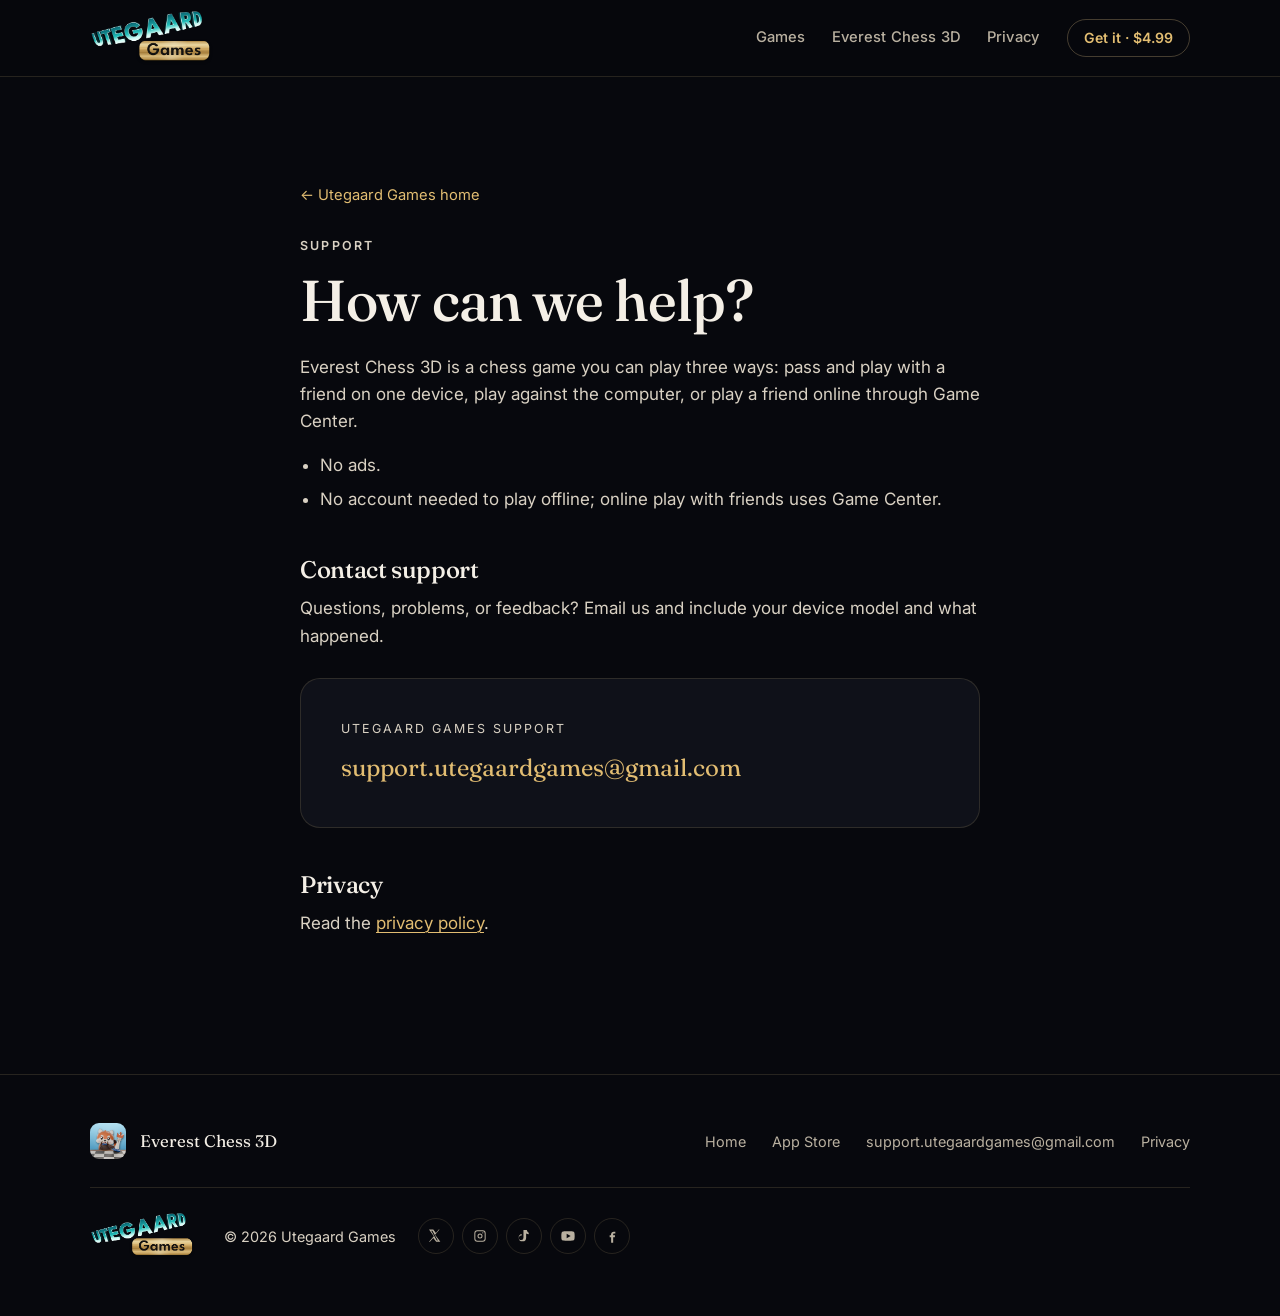
<file: support.html>
<!doctype html>
<html lang="en">
<head>
<meta charset="utf-8">
<meta name="viewport" content="width=device-width, initial-scale=1, viewport-fit=cover">
<title>Everest Chess 3D: Support</title>
<meta name="description" content="Support for Everest Chess 3D on iPhone and iPad. Email support.utegaardgames@gmail.com with your device model and what happened.">
<meta name="theme-color" content="#07080d">
<link rel="icon" href="assets/icons/favicon.ico" sizes="any">
<link rel="icon" type="image/png" sizes="32x32" href="assets/icons/favicon-32.png">
<link rel="icon" type="image/png" sizes="192x192" href="assets/icons/icon-192.png">
<link rel="apple-touch-icon" href="assets/icons/apple-touch-icon.png">
<link rel="preload" href="assets/fonts/fraunces-var.woff2" as="font" type="font/woff2" crossorigin>
<link rel="preload" href="assets/fonts/inter-var.woff2" as="font" type="font/woff2" crossorigin>
<link rel="stylesheet" href="css/styles.css">
<style>
.page{padding:clamp(56px,9vw,104px) 0 clamp(72px,10vw,120px)}
.page .wrap{max-width:760px}
.page h1{font-size:clamp(2.4rem,6vw,3.6rem);margin:14px 0 22px}
.page h2{font-size:1.5rem;margin:44px 0 12px}
.page p,.page li{color:#d9d1c3}
.page ul{padding-left:1.2em;margin:0 0 1em}
.page li{margin-bottom:.4em}
.page .support-card{margin-top:28px}
.back{display:inline-block;margin-bottom:28px;font-size:.92rem;text-decoration:none}
</style>
</head>
<body>
<a class="skip" href="#main">Skip to content</a>
<header class="site-header scrolled">
  <div class="wrap header-inner">
    <a class="brand brand--logo" href="index.html">
      <picture>
        <source srcset="assets/logos/utegaard-games-logo-header.webp" type="image/webp">
        <img src="assets/logos/utegaard-games-logo-header.png" width="400" height="181" alt="Utegaard Games">
      </picture>
    </a>
    <nav class="nav" aria-label="Primary">
      <a href="index.html#games">Games</a>
      <a href="everest-chess-3d.html">Everest Chess 3D</a>
      <a href="privacy.html">Privacy</a>
    </nav>
    <a class="header-cta" href="https://apps.apple.com/us/app/everest-chess-3d/id6826328092" rel="noopener">Get it &middot; $4.99</a>
  </div>
</header>

<main id="main" class="page">
  <div class="wrap">
    <a class="back" href="index.html">&larr; Utegaard Games home</a>
    <p class="kicker">Support</p>
    <h1>How can we help?</h1>
    <p>Everest Chess 3D is a chess game you can play three ways: pass and play with a friend on one device, play against the computer, or play a friend online through Game Center.</p>
    <ul>
      <li>No ads.</li>
      <li>No account needed to play offline; online play with friends uses Game Center.</li>
    </ul>

    <h2>Contact support</h2>
    <p>Questions, problems, or feedback? Email us and include your device model and what happened.</p>
    <div class="support-card">
      <p class="support-label">Utegaard Games support</p>
      <a class="support-email" href="mailto:support.utegaardgames@gmail.com">support.utegaardgames@gmail.com</a>
    </div>

    <h2>Privacy</h2>
    <p>Read the <a href="privacy.html">privacy policy</a>.</p>
  </div>
</main>

<footer class="site-footer">
  <div class="wrap footer-inner">
    <div class="footer-brand">
      <img class="app-icon app-icon--xs" src="assets/images/app-icon-512.webp" width="32" height="32" alt="">
      <div>
        <p class="footer-title">Everest Chess 3D</p>
      </div>
    </div>
    <nav class="footer-nav" aria-label="Footer">
      <a href="index.html">Home</a>
      <a href="https://apps.apple.com/us/app/everest-chess-3d/id6826328092" rel="noopener">App Store</a>
      <a href="mailto:support.utegaardgames@gmail.com">support.utegaardgames@gmail.com</a>
      <a href="privacy.html">Privacy</a>
    </nav>
    <div class="footer-legal">
      <a class="footer-logo" href="index.html">
      <picture>
        <source srcset="assets/logos/utegaard-games-logo-header.webp" type="image/webp">
        <img src="assets/logos/utegaard-games-logo-header.png" width="400" height="181" alt="Utegaard Games">
      </picture>
      </a>
      <div class="footer-legal-text">
        <p class="legal-line">&copy; 2026 Utegaard Games</p>
        <nav class="social" aria-label="Utegaard Games on social media">
          <!-- TODO: replace href="#" with the official Utegaard Games X URL once the brand page exists. Do not use a personal handle. -->
          <a href="#" aria-label="Utegaard Games on X"><svg viewBox="0 0 24 24" aria-hidden="true"><path fill="currentColor" d="M14.23 2.25h3.09l-6.76 7.72 7.95 10.78h-6.23l-4.41-5.82-5.05 5.82H1.5l7.22-8.27-7.22-10.23h6.39l3.98 5.26 4.36-5.26zm-1.09 16.36h1.71L6.62 3.99H4.79l8.35 14.62z"/></svg></a>
          <!-- TODO: replace href="#" with the official Utegaard Games Instagram URL once the brand page exists. Do not use a personal handle. -->
          <a href="#" aria-label="Utegaard Games on Instagram"><svg viewBox="0 0 24 24" aria-hidden="true"><path fill="currentColor" d="M8 3.5h8A4.5 4.5 0 0 1 20.5 8v8A4.5 4.5 0 0 1 16 20.5H8A4.5 4.5 0 0 1 3.5 16V8A4.5 4.5 0 0 1 8 3.5zm0 1.5A3 3 0 0 0 5 8v8a3 3 0 0 0 3 3h8a3 3 0 0 0 3-3V8a3 3 0 0 0-3-3H8zm8.25 1.35a.9.9 0 1 1 0 1.8.9.9 0 0 1 0-1.8zM12 8.25A3.75 3.75 0 1 1 12 15.75 3.75 3.75 0 0 1 12 8.25zm0 1.5a2.25 2.25 0 1 0 0 4.5 2.25 2.25 0 0 0 0-4.5z"/></svg></a>
          <!-- TODO: replace href="#" with the official Utegaard Games TikTok URL once the brand page exists. Do not use a personal handle. -->
          <a href="#" aria-label="Utegaard Games on TikTok"><svg viewBox="0 0 24 24" aria-hidden="true"><path fill="currentColor" d="M14.2 3h2.05c.2 1.74 1.2 3.28 2.85 4.05V9.3a7.1 7.1 0 0 1-3.9-1.16v6.31A5.55 5.55 0 1 1 8.5 9.05v2.18a3.42 3.42 0 1 0 2.68 3.34V3h3.02z"/></svg></a>
          <!-- TODO: replace href="#" with the official Utegaard Games YouTube URL once the brand page exists. Do not use a personal handle. -->
          <a href="#" aria-label="Utegaard Games on YouTube"><svg viewBox="0 0 24 24" aria-hidden="true"><path fill="currentColor" d="M21.6 7.2a2.7 2.7 0 0 0-1.9-1.9C18.1 5 12 5 12 5s-6.1 0-7.7.3a2.7 2.7 0 0 0-1.9 1.9C2 8.8 2 12 2 12s0 3.2.3 4.8a2.7 2.7 0 0 0 1.9 1.9C5.9 19 12 19 12 19s6.1 0 7.7-.3a2.7 2.7 0 0 0 1.9-1.9C22 15.2 22 12 22 12s0-3.2-.4-4.8zM10 15.5v-7l6 3.5-6 3.5z"/></svg></a>
          <!-- TODO: replace href="#" with the official Utegaard Games Facebook URL once the brand page exists. Do not use a personal handle. -->
          <a href="#" aria-label="Utegaard Games on Facebook"><svg viewBox="0 0 24 24" aria-hidden="true"><path fill="currentColor" d="M14.8 8.25h2.2V5.5h-2.2c-2.5 0-4.3 1.6-4.3 4.2V11H8.5v2.8h2.2V22h3.05v-8.2h2.45l.45-2.8h-2.9V9.85c0-.85.25-1.6 1.05-1.6z"/></svg></a>
        </nav>
      </div>
    </div>
  </div>
</footer>
</body>
</html>
</file>
<file: css/styles.css>
/* Utegaard Games marketing site */
@font-face{font-family:"Fraunces";src:url("../assets/fonts/fraunces-var.woff2") format("woff2");font-weight:300 700;font-style:normal;font-display:swap}
@font-face{font-family:"Fraunces";src:url("../assets/fonts/fraunces-italic-var.woff2") format("woff2");font-weight:300 700;font-style:italic;font-display:swap}
@font-face{font-family:"Inter";src:url("../assets/fonts/inter-var.woff2") format("woff2");font-weight:100 900;font-style:normal;font-display:swap}

:root{
  --bg:#07080d;
  --bg-2:#0c0d13;
  --surface:#0f1119;
  --surface-2:#131620;
  --line:rgba(232,201,140,.14);
  --line-strong:rgba(232,201,140,.28);
  --text:#f4efe6;
  --muted:#b9b0a0;
  --gold:#e2bd72;
  --gold-2:#c99a4a;
  --gold-soft:rgba(226,189,114,.12);
  --radius:20px;
  --wrap:1180px;
  --serif:"Fraunces",ui-serif,Georgia,"Times New Roman",serif;
  --sans:"Inter",-apple-system,BlinkMacSystemFont,"Segoe UI",Roboto,Helvetica,Arial,sans-serif;
  color-scheme:dark;
}
*,*::before,*::after{box-sizing:border-box}
html{scroll-behavior:smooth;-webkit-text-size-adjust:100%}
body{margin:0;background:var(--bg);color:var(--text);font-family:var(--sans);font-size:17px;line-height:1.6;-webkit-font-smoothing:antialiased;text-rendering:optimizeLegibility;overflow-x:hidden}
img{display:block;max-width:100%;height:auto}
a{color:var(--gold);text-decoration-thickness:1px;text-underline-offset:3px}
a:hover{color:#f1d08f}
:focus-visible{outline:2px solid var(--gold);outline-offset:3px;border-radius:6px}
h1,h2,h3{font-family:var(--serif);font-weight:500;line-height:1.08;letter-spacing:-.015em;margin:0}
p{margin:0 0 1em}
.wrap{max-width:var(--wrap);margin:0 auto;padding:0 clamp(20px,4vw,40px)}
.muted{color:var(--muted)}
.skip{position:absolute;left:-999px;top:12px;z-index:100;background:var(--gold);color:#111;padding:8px 14px;border-radius:8px;font-weight:600}
.skip:focus{left:12px}

/* iOS-style icon clipping */
.app-icon{border-radius:22.37%;box-shadow:0 0 0 1px rgba(255,255,255,.08) inset;object-fit:cover;background:#7fb8dc}
.app-icon--xs{width:36px;height:36px;border-radius:9px}
.app-icon--lg{width:104px;height:104px;box-shadow:0 18px 40px -12px rgba(0,0,0,.7),0 0 0 1px rgba(255,255,255,.06)}
.app-icon--xl{width:140px;height:140px;box-shadow:0 30px 60px -20px rgba(0,0,0,.8),0 0 0 1px rgba(255,255,255,.06)}

/* Header */
.site-header{position:sticky;top:0;z-index:50;background:rgba(7,8,13,.72);backdrop-filter:saturate(140%) blur(14px);-webkit-backdrop-filter:saturate(140%) blur(14px);border-bottom:1px solid transparent;transition:border-color .3s,background .3s}
.site-header.scrolled{border-bottom-color:var(--line);background:rgba(7,8,13,.9)}
.header-inner{display:flex;align-items:center;gap:28px;height:68px}
.brand{display:flex;align-items:center;gap:12px;color:var(--text);text-decoration:none;font-family:var(--serif);font-size:1.12rem;font-weight:500;letter-spacing:-.01em}
.brand:hover{color:var(--text)}
.nav{display:flex;gap:26px;margin-left:auto}
.nav a{color:var(--muted);text-decoration:none;font-size:.92rem;font-weight:500;letter-spacing:.01em}
.nav a:hover{color:var(--text)}
.header-cta{display:inline-flex;align-items:center;height:38px;padding:0 16px;border-radius:999px;border:1px solid var(--line-strong);color:var(--gold);text-decoration:none;font-size:.88rem;font-weight:600;white-space:nowrap;transition:background .2s,border-color .2s}
.header-cta:hover{background:var(--gold-soft);border-color:var(--gold);color:#f1d08f}

/* Hero */
.hero{position:relative;overflow:hidden;padding:clamp(48px,8vw,104px) 0 clamp(64px,8vw,120px);isolation:isolate}
.hero::before{content:"";position:absolute;inset:-20% -10% auto;height:120%;z-index:-2;background:radial-gradient(60% 55% at 72% 38%,rgba(226,189,114,.16),transparent 70%),radial-gradient(45% 50% at 12% 10%,rgba(127,184,220,.08),transparent 70%)}
.hero-board{position:absolute;right:-6%;top:6%;width:min(760px,70vw);aspect-ratio:1;z-index:-1;opacity:.5;
  background-image:conic-gradient(rgba(226,189,114,.07) 25%,transparent 0 50%,rgba(226,189,114,.07) 0 75%,transparent 0);background-size:25% 25%;
  transform:perspective(900px) rotateX(58deg) rotateZ(-30deg);
  -webkit-mask-image:radial-gradient(closest-side,#000 30%,transparent);mask-image:radial-gradient(closest-side,#000 30%,transparent)}
.hero-grid{display:grid;grid-template-columns:1.05fr .95fr;gap:clamp(32px,5vw,72px);align-items:center}
.hero-id{display:flex;align-items:center;gap:18px;margin-bottom:28px}
.eyebrow,.kicker{font-size:.78rem;font-weight:600;letter-spacing:.18em;text-transform:uppercase;color:var(--gold);margin:0}
.hero h1{font-size:clamp(3rem,7.4vw,5.6rem);font-weight:500;letter-spacing:-.03em;font-variation-settings:"opsz" 144}
.tagline{font-family:var(--serif);font-style:italic;font-weight:400;font-size:clamp(1.3rem,2.4vw,1.75rem);color:var(--gold);margin:.5em 0 .9em;letter-spacing:-.005em}
.lede{font-size:clamp(1.05rem,1.5vw,1.2rem);color:#d9d1c3;max-width:31em;margin-bottom:2em}
.cta-row{display:flex;flex-wrap:wrap;align-items:center;gap:20px 28px}
.badge-link{display:inline-block;border-radius:12px;transition:transform .2s ease,filter .2s ease}
.badge-link img{width:180px;height:auto}
.badge-link:hover{transform:translateY(-2px);filter:brightness(1.15)}
.badge-link img{box-shadow:0 0 0 1px rgba(255,255,255,.18);border-radius:11px}
.price{display:flex;flex-direction:column;line-height:1.25}
.price-amount{font-family:var(--serif);font-size:1.9rem;font-weight:500;color:var(--text)}
.price-note{font-size:.86rem;color:var(--muted)}
.hero-rating{margin:26px 0 0;font-size:.92rem;color:#d9d1c3}
.stars{color:var(--gold);letter-spacing:.12em;margin-right:6px}

/* Phone frame */
.phone{position:relative;margin:0;padding:9px;border-radius:52px;background:linear-gradient(155deg,#3a352e,#16140f 40%,#2a2620);box-shadow:0 0 0 1px rgba(226,189,114,.22),0 40px 80px -30px rgba(0,0,0,.9),0 0 0 9px rgba(0,0,0,0) inset}
.phone img{border-radius:43px;width:100%;aspect-ratio:720/1564;object-fit:cover;background:#111}
.hero-visual{position:relative;height:clamp(520px,52vw,660px)}
.hero-visual .phone{position:absolute;width:clamp(220px,22vw,290px)}
.phone--front{right:4%;top:0;z-index:2;animation:float 9s ease-in-out infinite}
.phone--back{left:2%;top:11%;transform:rotate(-6deg);opacity:.92;filter:saturate(.9) brightness(.85)}
@keyframes float{0%,100%{transform:translateY(0)}50%{transform:translateY(-10px)}}

/* Sections */
.section{padding:clamp(72px,10vw,128px) 0}
.section-head{margin-bottom:clamp(36px,5vw,56px);position:relative}
.section-head h2,.about h2,.support h2{font-size:clamp(2.1rem,4.4vw,3.3rem);margin-top:14px}
.about{background:linear-gradient(180deg,var(--bg),var(--bg-2));border-top:1px solid var(--line)}
.about-grid{display:grid;grid-template-columns:.9fr 1.1fr;gap:clamp(32px,6vw,80px);align-items:center}
.about-logo{padding:clamp(20px,3vw,36px);border-radius:28px;background:radial-gradient(80% 80% at 50% 40%,rgba(127,184,220,.14),transparent 70%)}
.about-copy p{color:#d9d1c3;font-size:1.08rem}
.about-copy h2{margin-bottom:22px}
.about-buy{margin-top:1.4em}
.about-buy strong{color:var(--text)}
.stats{display:grid;grid-template-columns:repeat(4,1fr);margin:clamp(56px,7vw,88px) 0 0;border-top:1px solid var(--line);border-bottom:1px solid var(--line)}
.stats div{padding:28px 12px;text-align:center;border-left:1px solid var(--line)}
.stats div:first-child{border-left:0}
.stats dt{font-family:var(--serif);font-size:clamp(2rem,4vw,2.9rem);color:var(--gold);line-height:1;font-weight:400}
.stats dd{margin:10px 0 0;font-size:.82rem;letter-spacing:.14em;text-transform:uppercase;color:var(--muted)}

/* Gallery */
.shots{background:var(--bg-2)}
.shots .section-head{display:block}
.gallery-controls{position:absolute;right:0;bottom:6px;display:flex;gap:10px}
.gbtn{width:46px;height:46px;border-radius:50%;border:1px solid var(--line-strong);background:transparent;color:var(--gold);font-size:1.1rem;cursor:pointer;transition:background .2s,border-color .2s}
.gbtn:hover{background:var(--gold-soft);border-color:var(--gold)}
.gallery{overflow-x:auto;scroll-snap-type:x mandatory;scrollbar-width:none;-webkit-overflow-scrolling:touch;padding:10px 0 26px}
.gallery::-webkit-scrollbar{display:none}
.gallery-track{list-style:none;margin:0;display:flex;gap:clamp(18px,2.4vw,32px);padding:0 max(clamp(20px,4vw,40px),calc((100vw - var(--wrap))/2 + clamp(20px,4vw,40px)))}
.gallery-track li{flex:0 0 clamp(210px,21vw,262px);scroll-snap-align:center}
.gallery-track figcaption{margin-top:18px;font-size:.92rem;color:var(--muted);text-align:center;line-height:1.4;padding:0 6px}
.gallery-track .phone{border-radius:44px;padding:8px}
.gallery-track .phone img{border-radius:36px}

/* Features */
.feature-grid{list-style:none;margin:0;padding:0;display:grid;grid-template-columns:repeat(3,1fr);gap:1px;background:var(--line);border:1px solid var(--line);border-radius:var(--radius);overflow:hidden}
.feature{background:var(--bg);padding:clamp(26px,3vw,38px);transition:background .3s}
.feature:hover{background:var(--surface)}
.ficon{width:30px;height:30px;fill:none;stroke:var(--gold);stroke-width:1.4;stroke-linecap:round;stroke-linejoin:round;margin-bottom:20px}
.feature h3{font-size:1.32rem;margin-bottom:10px;font-weight:500}
.feature p{color:var(--muted);margin:0;font-size:.98rem}

/* iPad */
.ipad{background:linear-gradient(180deg,var(--bg),var(--bg-2))}
.ipad-grid{max-width:1000px;margin:0 auto;display:grid;grid-template-columns:repeat(2,1fr);gap:clamp(20px,3vw,36px)}
.tablet{margin:0}
.tablet picture{display:block;padding:10px;border-radius:30px;background:linear-gradient(155deg,#3a352e,#16140f 40%,#2a2620);box-shadow:0 0 0 1px rgba(226,189,114,.2),0 40px 80px -36px rgba(0,0,0,.9)}
.tablet img{border-radius:21px;width:100%}
.tablet--wide{grid-column:1/-1}
.tablet figcaption{margin-top:16px;color:var(--muted);font-size:.92rem;text-align:center}

/* Reviews */
.reviews{border-top:1px solid var(--line)}
.rating-line{margin:18px 0 0;color:#d9d1c3}
.rating-line strong{color:var(--text);font-weight:600}
.review-grid{display:grid;grid-template-columns:repeat(2,1fr);gap:clamp(20px,3vw,32px)}
.review{margin:0;padding:clamp(28px,4vw,44px);border-radius:var(--radius);background:linear-gradient(160deg,var(--surface-2),var(--surface));border:1px solid var(--line);display:flex;flex-direction:column}
.review blockquote{margin:18px 0 26px;flex:1}
.review blockquote p{font-family:var(--serif);font-size:clamp(1.35rem,2.2vw,1.7rem);line-height:1.35;font-weight:400;margin:0;letter-spacing:-.01em}
.review figcaption{font-size:.92rem;color:var(--muted);font-weight:500}
.review figcaption::before{content:"";display:inline-block;width:22px;height:1px;background:var(--gold);vertical-align:middle;margin-right:12px}

/* Download */
.download{padding-top:0}
.download-card{position:relative;overflow:hidden;text-align:center;padding:clamp(56px,8vw,96px) clamp(24px,5vw,64px);border-radius:32px;border:1px solid var(--line-strong);background:radial-gradient(70% 90% at 50% 0%,rgba(226,189,114,.16),transparent 65%),var(--surface)}
.download-card .app-icon{margin:0 auto 32px}
.download-card h2{font-size:clamp(2.6rem,6vw,4.4rem);letter-spacing:-.03em}
.download-sub{color:#d9d1c3;font-size:1.12rem;margin:16px auto 32px;max-width:30em}
.badge-link--lg img{width:210px}
.reqs{list-style:none;padding:0;margin:34px 0 0;display:flex;flex-wrap:wrap;justify-content:center;gap:10px}
.reqs li{font-size:.86rem;color:var(--muted);padding:7px 14px;border:1px solid var(--line);border-radius:999px}

/* Support */
.support{background:var(--bg-2);border-top:1px solid var(--line)}
.support-grid{display:grid;grid-template-columns:1fr 1fr;gap:clamp(28px,5vw,64px);align-items:center}
.support p{color:#d9d1c3}
.support h2{margin-bottom:18px}
.support-card{padding:clamp(28px,4vw,40px);border-radius:var(--radius);border:1px solid var(--line);background:var(--surface)}
.support-label{font-size:.78rem;letter-spacing:.16em;text-transform:uppercase;color:var(--muted);margin-bottom:10px}
.support-email{font-family:var(--serif);font-size:clamp(1rem,4.4vw,1.5rem);overflow-wrap:anywhere;text-decoration:none}
.support-email:hover{text-decoration:underline}
.support-links{margin:22px 0 0;display:flex;gap:12px;font-size:.95rem}
.support-links span{color:var(--muted)}

/* Footer */
.site-footer{border-top:1px solid var(--line);padding:48px 0 56px;background:var(--bg)}
.footer-inner{display:grid;grid-template-columns:auto 1fr;gap:20px 40px;align-items:center}
.footer-brand{display:flex;gap:14px;align-items:center}
.footer-brand p{margin:0;font-size:.9rem}
.footer-title{font-family:var(--serif);font-size:1.05rem!important;color:var(--text)}
.footer-nav{display:flex;flex-wrap:wrap;justify-content:flex-end;gap:10px 26px}
.footer-nav a{color:var(--muted);text-decoration:none;font-size:.9rem}
.footer-nav a:hover{color:var(--gold)}
.legal{grid-column:1/-1;margin:14px 0 0;padding-top:24px;border-top:1px solid var(--line);font-size:.9rem;color:#d9d1c3}
.legal--small{margin:0;padding:0;border:0;font-size:.76rem;color:#8f8778;max-width:60em}

/* Reveal motion */
.js .reveal{opacity:0;transform:translateY(18px);transition:opacity .8s cubic-bezier(.2,.7,.2,1),transform .8s cubic-bezier(.2,.7,.2,1)}
.js .reveal.in{opacity:1;transform:none}

/* Responsive */
@media (max-width:980px){
  .nav{display:none}
  .header-cta{margin-left:auto}
  .hero-grid{grid-template-columns:1fr}
  .hero-copy{text-align:left}
  .hero-visual{height:clamp(480px,110vw,620px);max-width:520px;width:100%;margin:0 auto}
  .hero-visual .phone{width:clamp(200px,46vw,270px)}
  .about-grid{grid-template-columns:1fr}
  .about-logo{max-width:520px}
  .feature-grid{grid-template-columns:repeat(2,1fr)}
  .support-grid{grid-template-columns:1fr}
}
@media (max-width:640px){
  body{font-size:16px}
  .header-inner{height:60px}
  .brand span{font-size:1rem}
  .hero-id{margin-bottom:22px}
  .app-icon--lg{width:84px;height:84px}
  .stats{grid-template-columns:repeat(2,1fr)}
  .stats div:nth-child(3){border-left:0}
  .stats div:nth-child(n+3){border-top:1px solid var(--line)}
  .gallery-controls{display:none}
  .feature-grid{grid-template-columns:1fr}
  .ipad-grid{grid-template-columns:1fr}
  .review-grid{grid-template-columns:1fr}
  .footer-inner{grid-template-columns:1fr}
  .footer-nav{justify-content:flex-start}
  .phone{border-radius:40px;padding:7px}
  .phone img{border-radius:33px}
}
@media (max-width:380px){
  .header-cta{display:none}
}
@media (prefers-reduced-motion:reduce){
  html{scroll-behavior:auto}
  .phone--front{animation:none}
  .js .reveal{opacity:1;transform:none;transition:none}
  .badge-link:hover{transform:none}
}


/* Studio logo in the header */
.header-inner{height:76px}
.brand--logo{display:flex;align-items:center;flex-shrink:0;text-decoration:none}
.brand--logo img{display:block;width:auto;height:56px}
.brand--logo:hover{opacity:.92}

/* Studio homepage */
.studio-hero{padding:clamp(40px,8vw,96px) 0 clamp(20px,4vw,40px);text-align:center}
.studio-hero-logo{display:block;width:min(900px,92vw);margin:0 auto}
.studio-hero-logo img{width:100%;height:auto;margin:0 auto}
.studio-hero video.studio-hero-logo{width:100%;max-width:min(900px,92vw);height:auto;display:block;margin:0 auto;-webkit-mask-image:radial-gradient(ellipse 50% 50% at 50% 50%,#000 78%,transparent 100%);mask-image:radial-gradient(ellipse 50% 50% at 50% 50%,#000 78%,transparent 100%)}

.games{padding:clamp(16px,3vw,36px) 0 clamp(72px,10vw,128px)}
.game{margin:0 0 clamp(28px,4vw,48px);padding:clamp(24px,4vw,44px);border-radius:var(--radius);border:1px solid var(--line);background:var(--surface)}
.game:last-child{margin-bottom:0}
.game-kicker{margin:0 0 8px}
.game h2{font-size:clamp(1.8rem,3.6vw,2.6rem);margin:0 0 14px}
.game-art{border-radius:16px;overflow:hidden;margin:0 0 22px;background:#0c0d13}
.game-art img{width:100%;height:auto;display:block}
.game-logo{max-width:min(420px,100%);margin:0 0 18px}
.game-logo img{width:100%;height:auto;display:block}
.game p{color:#d9d1c3;max-width:40em}
.game-status{display:inline-block;margin:0 0 12px;padding:4px 12px;border-radius:999px;border:1px solid var(--line-strong);color:var(--gold);font-size:.78rem;font-weight:600;letter-spacing:.14em;text-transform:uppercase}
.game--everest .game-preview{display:block;width:min(280px,100%);max-width:332px;height:auto;margin:22px auto 8px;border-radius:43px;background:#111;overflow:hidden}
.game--everest .game-preview img{width:100%;height:auto;border-radius:inherit}
.game-cta{margin:22px 0 0;display:flex;flex-wrap:wrap;align-items:center;gap:18px 28px}
.game-more{margin:16px 0 0}
.game--text{min-height:140px}

/* Footer logo + social, next to the copyright */
.footer-legal{grid-column:1/-1;display:flex;flex-wrap:wrap;align-items:center;gap:16px 28px;margin:8px 0 0;padding-top:24px;border-top:1px solid var(--line)}
.footer-logo{display:block;text-decoration:none;flex-shrink:0}
.footer-logo img{display:block;width:auto;height:48px}
.footer-legal-text{display:flex;flex-wrap:wrap;align-items:center;gap:12px 22px}
.legal-line{margin:0;font-size:.9rem;color:#d9d1c3}
.social{display:flex;align-items:center;gap:8px}
.social a{display:inline-flex;align-items:center;justify-content:center;width:36px;height:36px;border-radius:50%;color:var(--muted);border:1px solid var(--line);text-decoration:none;transition:color .2s,border-color .2s,background .2s}
.social a:hover{color:var(--gold);border-color:var(--gold);background:var(--gold-soft)}
.social svg{width:16px;height:16px;display:block}

@media (max-width:640px){
  .header-inner{height:64px}
  .brand--logo img{height:44px}
  .footer-logo img{height:40px}
  .game--everest .game-preview{width:min(220px,100%);border-radius:33px}
}

/* Game tile media rows (video beside screenshots) */
.game-media{display:flex;justify-content:center;align-items:center;gap:clamp(12px,2.5vw,28px);margin:22px 0 8px;flex-wrap:wrap}
.game-media .game-preview{display:block;width:min(240px,100%);max-width:332px;height:auto;margin:0;border-radius:37px;background:#111;overflow:hidden}
.game-shot{display:block;width:min(200px,28%)}
.game-shot img{display:block;width:100%;height:auto;border-radius:30px;border:1px solid var(--line)}
@media (max-width:640px){
  .game-media .game-preview{width:min(200px,100%);border-radius:30px}
  .game-shot{display:none}
}

/* Golf Kart Racer tile: canvas logo intro */
.gkart-intro-frame{margin:18px 0 4px;border-radius:16px;overflow:hidden;background:#0c0d13;aspect-ratio:16/9}
.gkart-intro{display:block;width:100%;height:100%}
/* Golf Kart tile subtitle under the heading: smaller and fainter */
.game-subtitle{margin:-6px 0 14px;font-size:.95rem;font-weight:500;letter-spacing:.04em;color:var(--muted);opacity:.75}

/* James Furniture Rebellion: video and two shots, one phone-frame row */
.game--furniture .game-media{display:grid;grid-template-columns:repeat(3,minmax(0,240px));justify-content:center;align-items:stretch;gap:clamp(8px,1.6vw,22px);min-width:0;max-width:100%}
.game--furniture .game-media .game-preview,
.game--furniture .game-shot{width:100%;max-width:none;min-width:0;height:auto;aspect-ratio:332/720;margin:0;border-radius:clamp(14px,4.5vw,37px);background:#111;overflow:hidden}
.game--furniture .game-shot{display:block;position:relative}
.game--furniture .game-shot img{position:absolute;inset:0;width:100%;height:100%;object-fit:cover;border:0;border-radius:0}
.game--furniture .game-media .game-preview{object-fit:cover}
@media (max-width:640px){
  .game--furniture .game-shot{display:block}
  .game--furniture .game-media{gap:8px}
}
</file>
<file: css/chrome.css>
/* Shared header and footer chrome, safe to load on pages with their own body styles */
@font-face{font-family:"Fraunces";src:url("../assets/fonts/fraunces-var.woff2") format("woff2");font-weight:300 700;font-style:normal;font-display:swap}
@font-face{font-family:"Inter";src:url("../assets/fonts/inter-var.woff2") format("woff2");font-weight:100 900;font-style:normal;font-display:swap}
.site-header,.site-footer{
  --bg:#07080d;
  --line:rgba(232,201,140,.14);
  --line-strong:rgba(232,201,140,.28);
  --text:#f4efe6;
  --muted:#b9b0a0;
  --gold:#e2bd72;
  --gold-soft:rgba(226,189,114,.12);
  --wrap:1180px;
  --serif:"Fraunces",ui-serif,Georgia,"Times New Roman",serif;
  --sans:"Inter",-apple-system,BlinkMacSystemFont,"Segoe UI",Roboto,Helvetica,Arial,sans-serif;
  box-sizing:border-box;
  font-family:var(--sans);
}
.site-header *,.site-footer *{box-sizing:border-box}
.site-header .wrap,.site-footer .wrap{max-width:var(--wrap);margin:0 auto;padding:0 clamp(20px,4vw,40px)}
.skip{position:absolute;left:-999px;top:12px;z-index:100;background:#e2bd72;color:#111;padding:8px 14px;border-radius:8px;font-weight:600;font-family:var(--sans)}
.skip:focus{left:12px}
.site-header{position:sticky;top:0;z-index:50;background:rgba(7,8,13,.92);border-bottom:1px solid rgba(232,201,140,.14);color:#f4efe6}
.site-header .header-inner{display:flex;align-items:center;gap:28px;height:76px}
.site-header .brand--logo{display:flex;align-items:center;flex-shrink:0;text-decoration:none}
.site-header .brand--logo img{display:block;width:auto;height:56px;max-width:none}
.site-header .nav{display:flex;gap:26px;margin-left:auto}
.site-header .nav a{color:#b9b0a0;text-decoration:none;font-size:.92rem;font-weight:500;margin:0}
.site-header .nav a:hover{color:#f4efe6}
.site-footer{border-top:1px solid rgba(232,201,140,.14);padding:48px 0 56px;background:#07080d;color:#f4efe6;margin:0;font-size:17px}
.site-footer .footer-inner{display:grid;grid-template-columns:1fr;gap:20px 40px;align-items:center}
.site-footer .footer-nav{display:flex;flex-wrap:wrap;gap:10px 26px}
.site-footer .footer-nav a{color:#b9b0a0;text-decoration:none;font-size:.9rem;margin:0}
.site-footer .footer-nav a:hover{color:#e2bd72}
.site-footer .footer-legal{display:flex;flex-wrap:wrap;align-items:center;gap:16px 28px;margin:8px 0 0;padding-top:24px;border-top:1px solid rgba(232,201,140,.14)}
.site-footer .footer-logo{display:block;text-decoration:none}
.site-footer .footer-logo img{display:block;width:auto;height:48px;max-width:none}
.site-footer .footer-legal-text{display:flex;flex-wrap:wrap;align-items:center;gap:12px 22px}
.site-footer .legal-line{margin:0;font-size:.9rem;color:#d9d1c3}
.site-footer .social{display:flex;align-items:center;gap:8px}
.site-footer .social a{display:inline-flex;align-items:center;justify-content:center;width:36px;height:36px;border-radius:50%;color:#b9b0a0;border:1px solid rgba(232,201,140,.14);text-decoration:none}
.site-footer .social a:hover{color:#e2bd72;border-color:#e2bd72;background:rgba(226,189,114,.12)}
.site-footer .social svg{width:16px;height:16px;display:block}
@media (max-width:980px){.site-header .nav{display:none}}
@media (max-width:640px){
  .site-header .header-inner{height:64px}
  .site-header .brand--logo img{height:44px}
  .site-footer .footer-logo img{height:40px}
}
</file>
